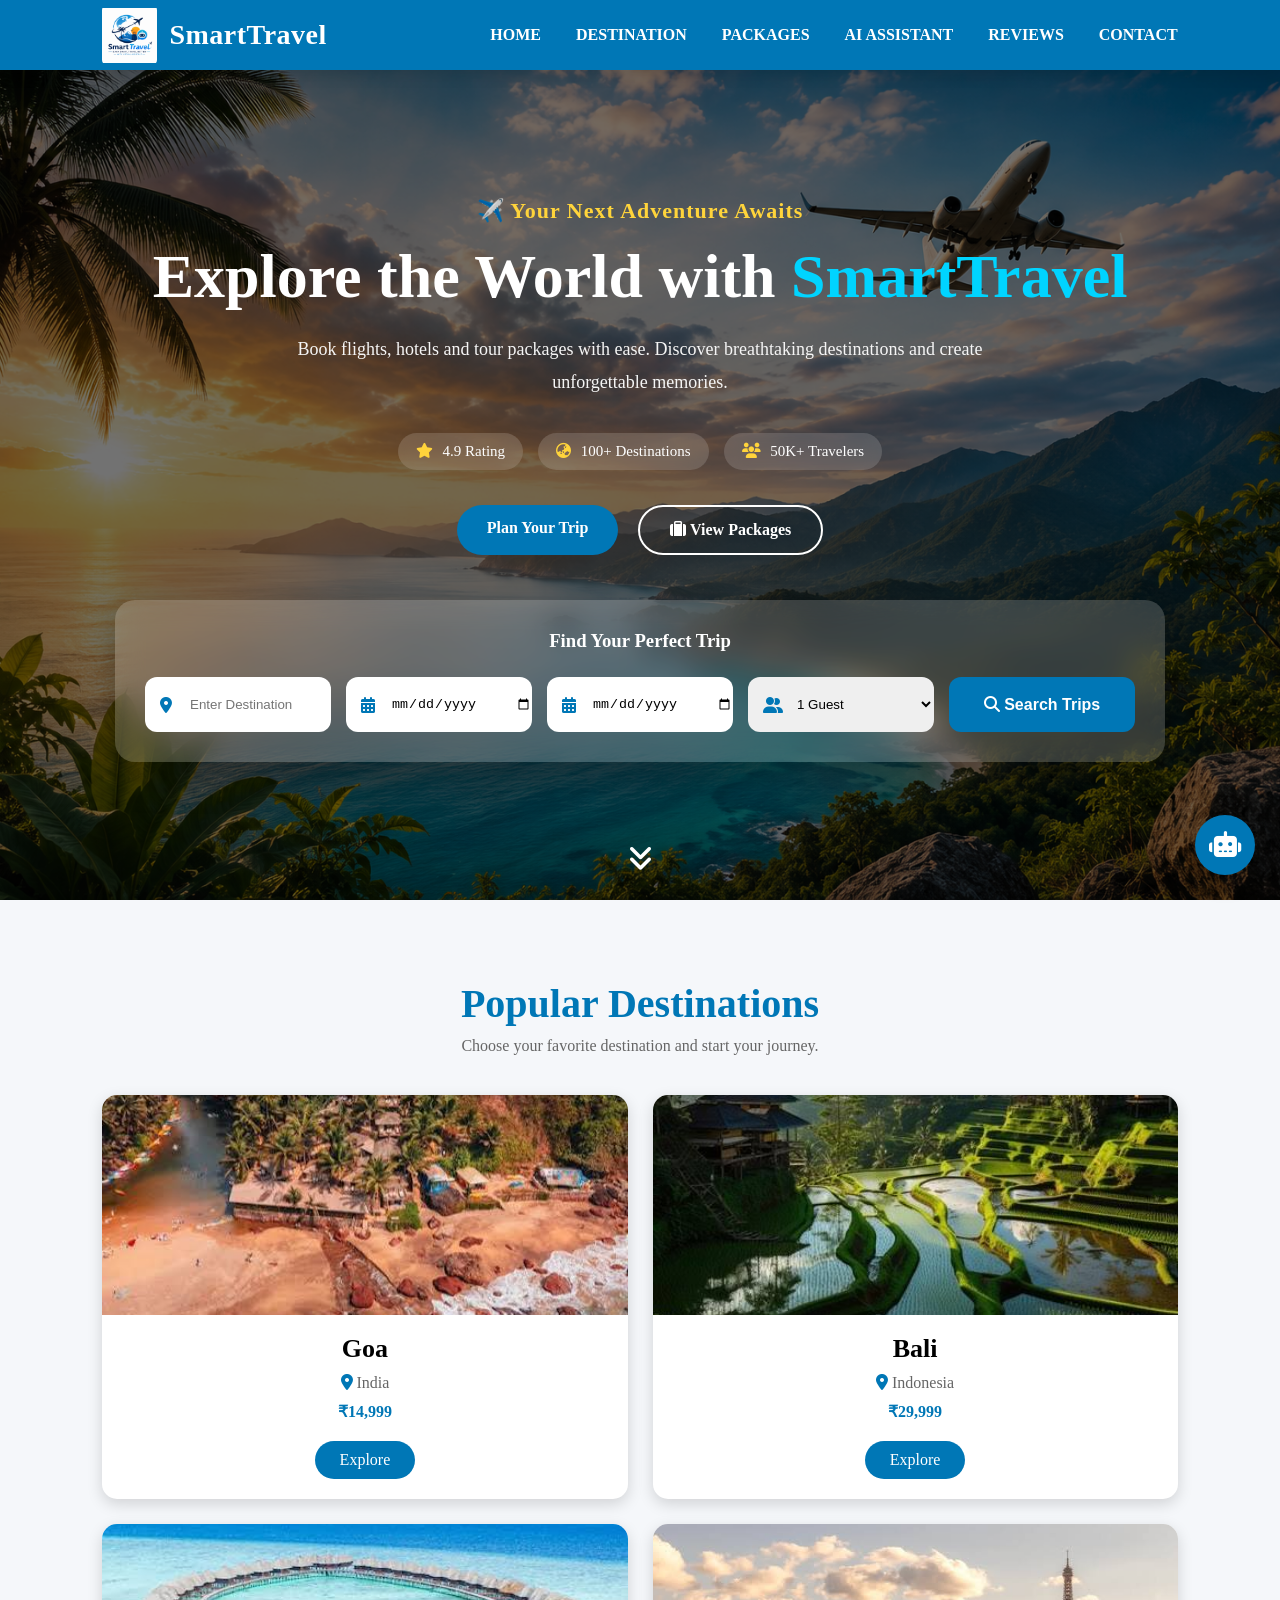
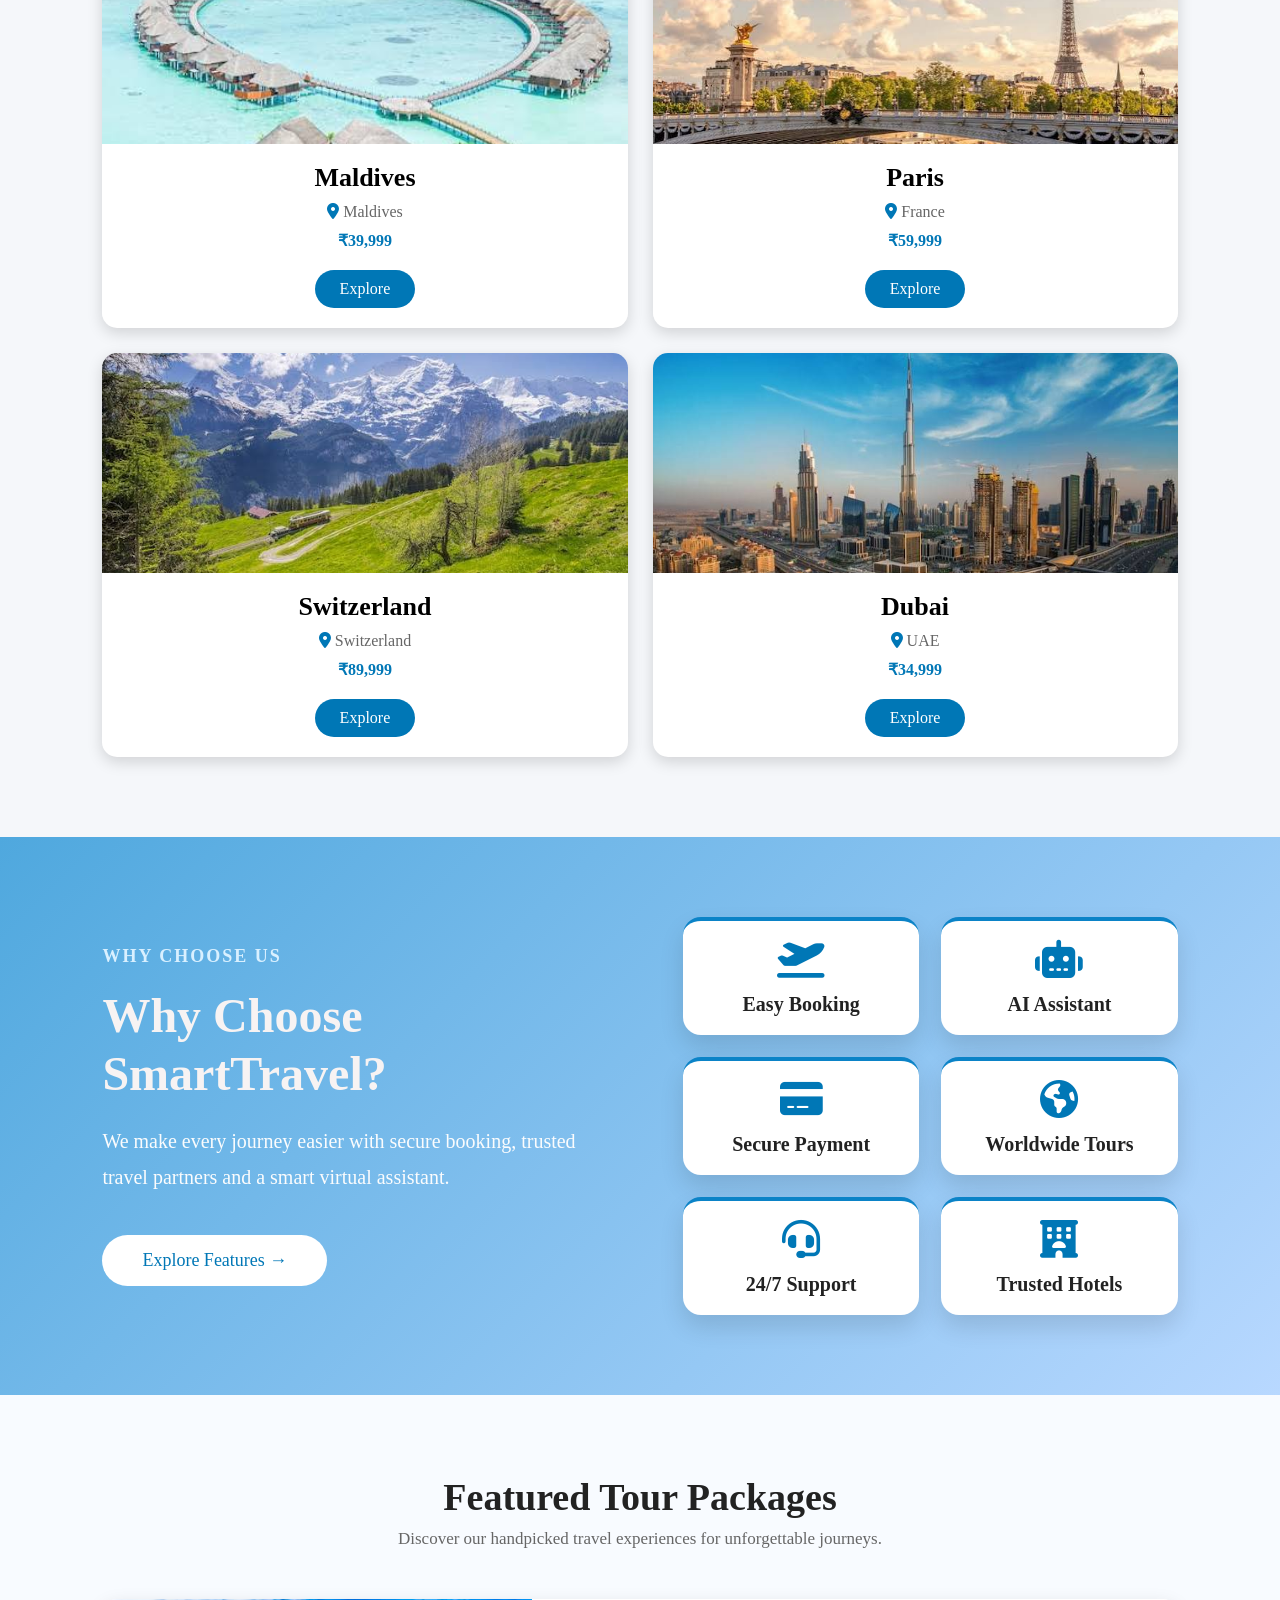
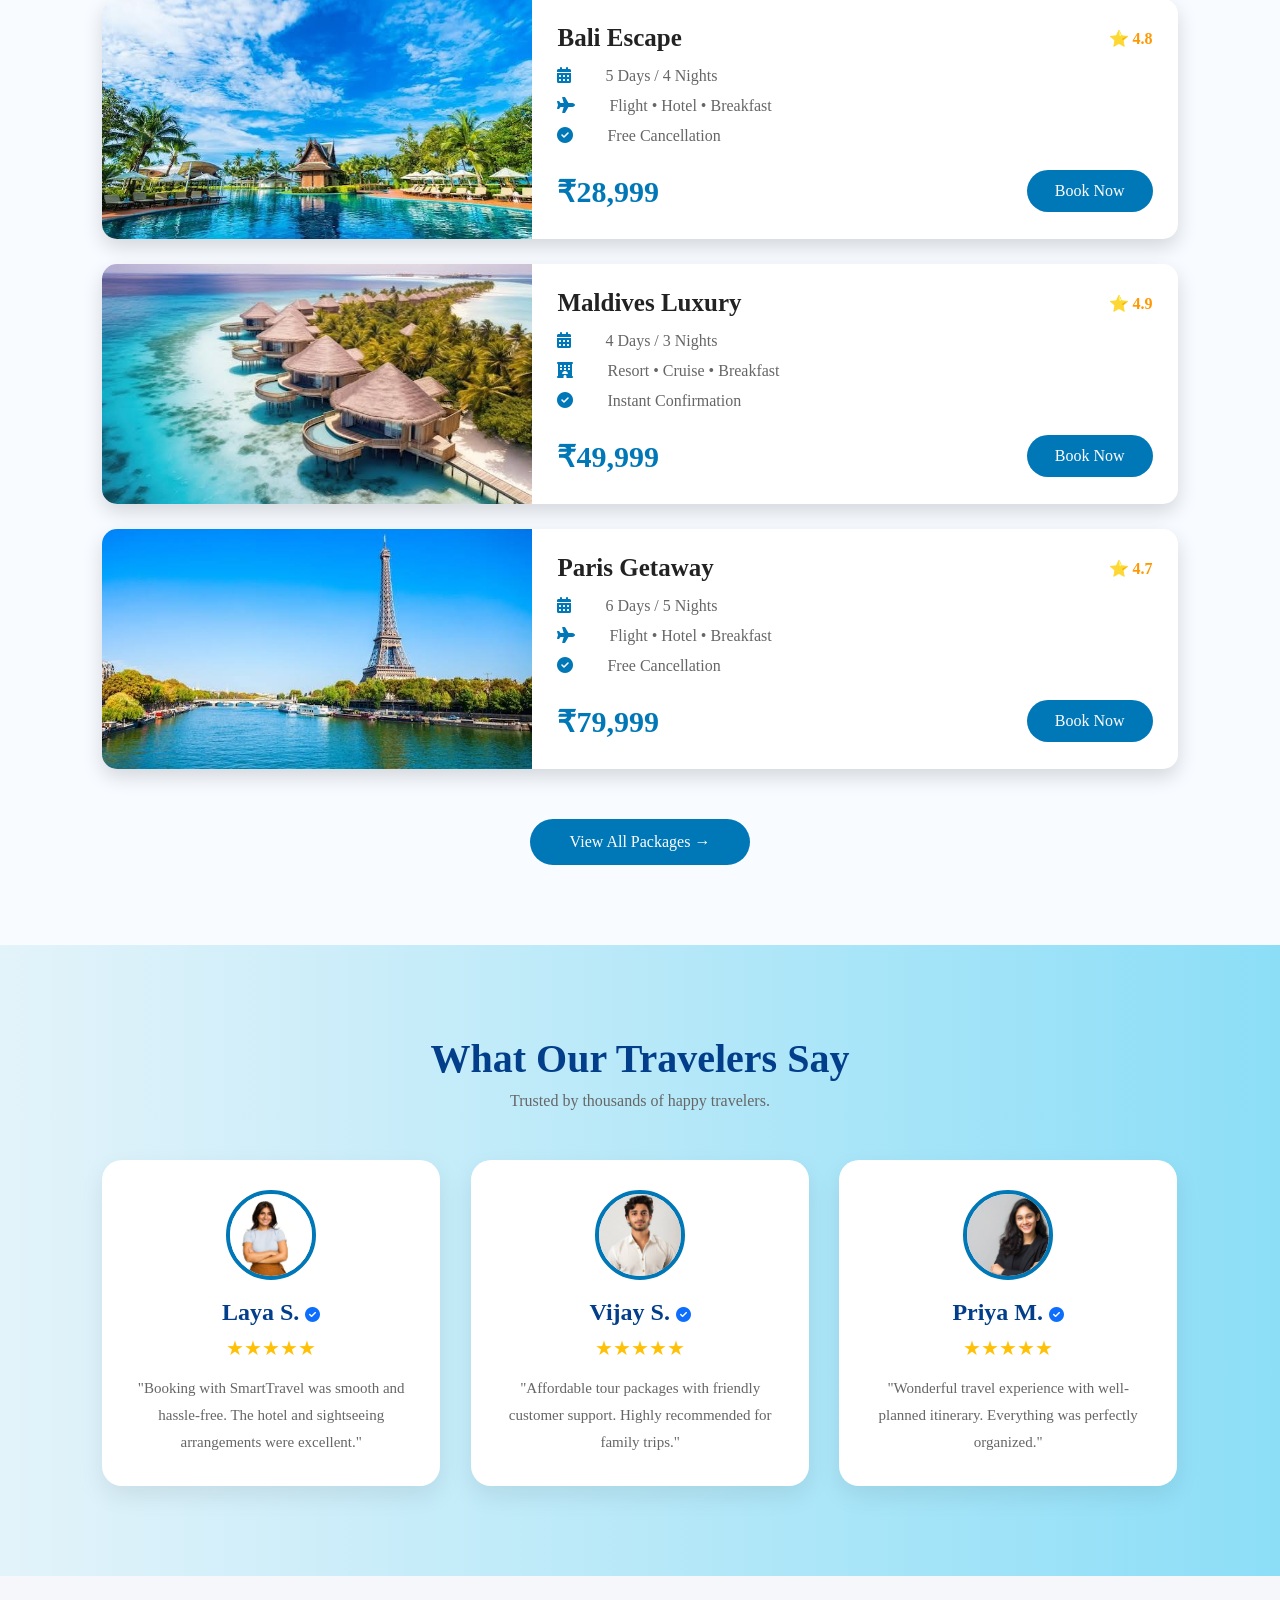
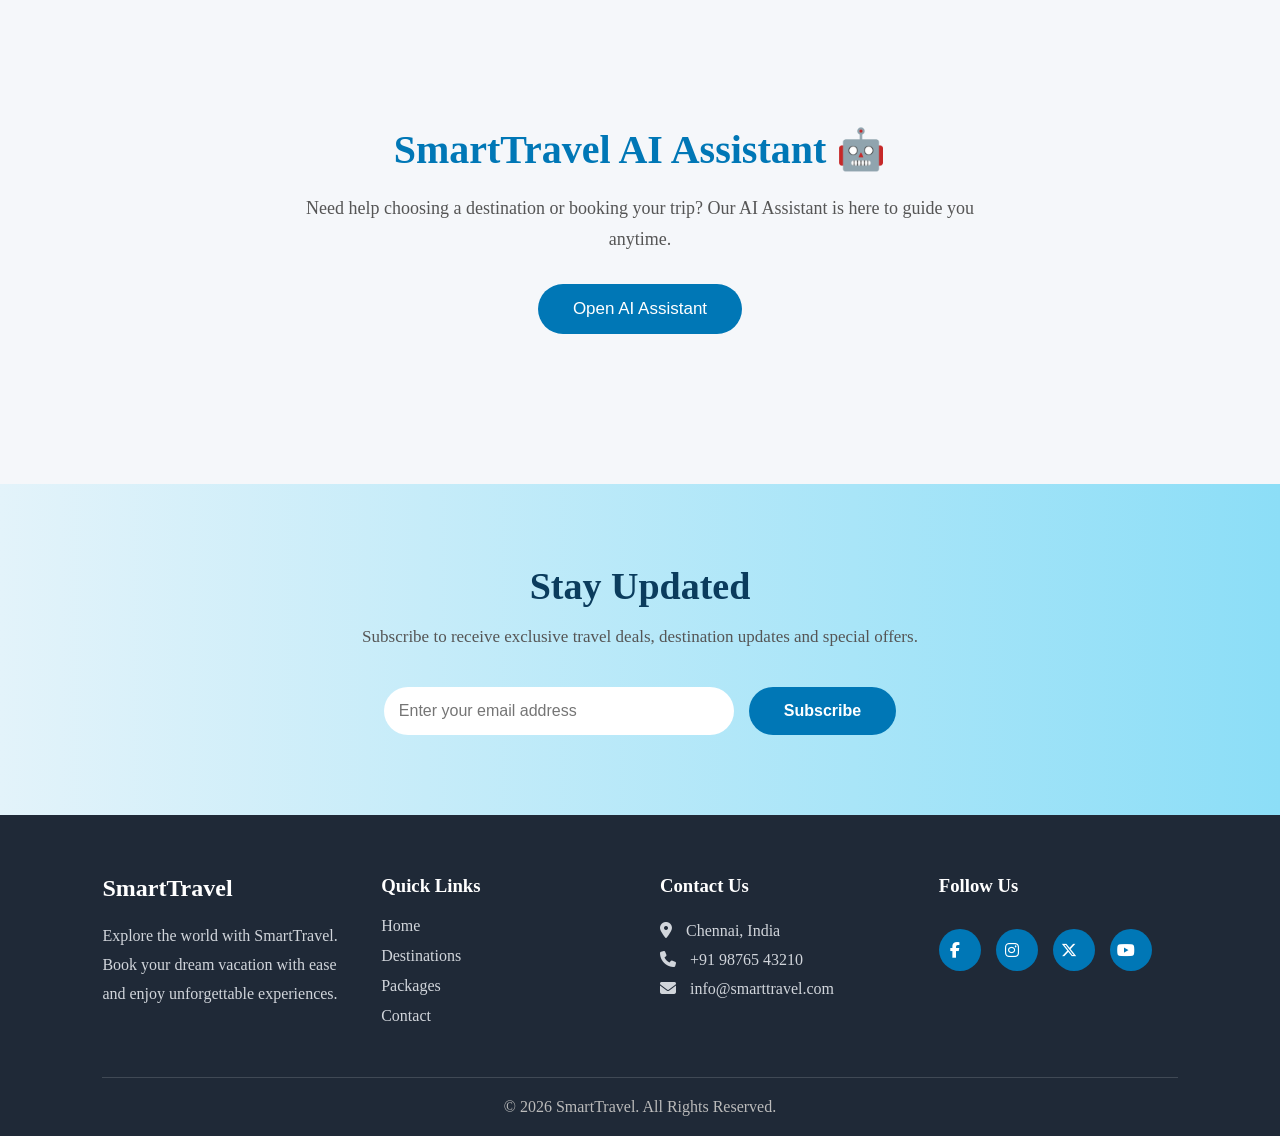
<file: index.html>
<!DOCTYPE html>
<html lang="en">
<head>
<meta charset="UTF-8">
<meta name="viewport" content="width=device-width, initial-scale=1.0">
<title>Smart Travel | Explore the World</title>
<link rel="stylesheet" href="style.css">
<link rel="icon" href="assets/images/logo.png">
<!-- AOS CSS -->
<link rel="stylesheet" href="https://unpkg.com/aos@2.3.4/dist/aos.css">
<link rel="stylesheet" href="https://cdnjs.cloudflare.com/ajax/libs/font-awesome/6.7.2/css/all.min.css">
</head>


<body>
<header>
    <a href="#" class="logo">
    <img src="assets/images/logo.png" alt="SmartTravel Logo">
    <span>SmartTravel</span>
    </a>
    <nav class="navbar">
        <a href="#home">HOME</a>
        <a href="#destinations">DESTINATION</a>
        <a href="packages.html">PACKAGES</a>
        <a href="#ai">AI ASSISTANT</a>
        <a href="#reviews">REVIEWS</a>
        <a href="contact.html">CONTACT</a>
    </nav>
</header>


<!-- section -->
<section class="hero" id="home">
    <div class="overlay"></div>

    <div class="hero-content" data-aos="fade-up">

        <h4>✈️ Your Next Adventure Awaits</h4>

        <h1>
            Explore the World with
            <span>SmartTravel</span>
        </h1>

        <p>
            Book flights, hotels and tour packages with ease.
            Discover breathtaking destinations and create unforgettable memories.
        </p>

        <!-- Trust Badges -->
        <div class="hero-badges">
            <span><i class="fa-solid fa-star"></i> 4.9 Rating</span>
            <span><i class="fa-solid fa-earth-asia"></i> 100+ Destinations</span>
            <span><i class="fa-solid fa-users"></i> 50K+ Travelers</span>
        </div>

        <!-- Buttons -->
        <div class="hero-buttons">
            <a href="#packages" class="explore-btn">
                Plan Your Trip
            </a>

            <a href="packages.html" class="package-btn">
                <i class="fa-solid fa-suitcase"></i>
                View Packages
            </a>
        </div>

        <!-- Booking Box -->
        <div class="booking-box" data-aos="fade-up">

            <h3>Find Your Perfect Trip</h3>

            <div class="field">
                <i class="fa-solid fa-location-dot"></i>
                <input type="text"
                       placeholder="Enter Destination"
                       required>
            </div>

            <div class="field">
                <i class="fa-solid fa-calendar-days"></i>
                <input type="date" min="">
            </div>

            <div class="field">
                <i class="fa-solid fa-calendar-days"></i>
                <input type="date" min="">
            </div>

            <div class="field">
                <i class="fa-solid fa-user-group"></i>

                <select>
                    <option>1 Guest</option>
                    <option>2 Guests</option>
                    <option>3 Guests</option>
                    <option>4 Guests</option>
                    <option>5+ Guests</option>
                </select>
            </div>

            <button class="search-btn"
                onclick="window.location.href='packages.html'">
                <i class="fa-solid fa-magnifying-glass"></i>
                Search Trips
            </button>

        </div>

    </div>

    <!-- Scroll Down -->
    <a href="#destinations" class="scroll-down">
        <i class="fa-solid fa-angles-down"></i>
    </a>

</section>

<!-- popular destinations -->
 <section class="destination" id="destinations" data-aos="fade-up">

<h2>Popular Destinations</h2>
<p>Choose your favorite destination and start your journey.</p>

<div class="destination-box">

<div class="card">
<img src="assets/images/destinations/goa.jpg" alt="">
<h3>Goa</h3>
<p><i class="fa-solid fa-location-dot"></i> India</p>
<h4>₹14,999</h4>
<a href="#">Explore</a>
</div>

<div class="card">
<img src="assets/images/destinations/bali.jpg" alt="">
<h3>Bali</h3>
<p><i class="fa-solid fa-location-dot"></i> Indonesia</p>
<h4>₹29,999</h4>
<a href="#">Explore</a>
</div>

<div class="card">
<img src="assets/images/destinations/maldives.jpg" alt="">
<h3>Maldives</h3>
<p><i class="fa-solid fa-location-dot"></i> Maldives</p>
<h4>₹39,999</h4>
<a href="#">Explore</a>
</div>

<div class="card">
<img src="assets/images/destinations/paris.jpg" alt="">
<h3>Paris</h3>
<p><i class="fa-solid fa-location-dot"></i> France</p>
<h4>₹59,999</h4>
<a href="#">Explore</a>
</div>

<div class="card">
<img src="assets/images/destinations/switzerland.jpg" alt="">
<h3>Switzerland</h3>
<p><i class="fa-solid fa-location-dot"></i> Switzerland</p>
<h4>₹89,999</h4>
<a href="#">Explore</a>
</div>

<div class="card">
<img src="assets/images/destinations/dubai.jpg" alt="">
<h3>Dubai</h3>
<p><i class="fa-solid fa-location-dot"></i> UAE</p>
<h4>₹34,999</h4>
<a href="#">Explore</a>
</div>

</div>

</section>

<!-- why choose us -->


<section class="why">

<div class="why-left">

<span>WHY CHOOSE US</span>

<h2>Why Choose SmartTravel?</h2>

<p>
We make every journey easier with secure booking,
trusted travel partners and a smart virtual assistant.
</p>

<a href="#" class="btn">
Explore Features →
</a>

</div>

<div class="why-right">

<div class="box">

<i class="fa-solid fa-plane-departure"></i>

<h3>Easy Booking</h3>

</div>

<div class="box">

<i class="fa-solid fa-robot"></i>

<h3>AI Assistant</h3>

</div>

<div class="box">

<i class="fa-solid fa-credit-card"></i>

<h3>Secure Payment</h3>

</div>

<div class="box">

<i class="fa-solid fa-earth-americas"></i>

<h3>Worldwide Tours</h3>

</div>

<div class="box">

<i class="fa-solid fa-headset"></i>

<h3>24/7 Support</h3>

</div>

<div class="box">

<i class="fa-solid fa-hotel"></i>

<h3>Trusted Hotels</h3>

</div>

</div>

</section>

<!-- Featured Tour Packages -->

<section class="featured-packages" id="packages">

    <div class="package-title">
        <h2>Featured Tour Packages</h2>
        <p>Discover our handpicked travel experiences for unforgettable journeys.</p>
    </div>

    <div class="package-list" data-aos="fade-up">

        <!-- Bali -->

        <div class="package-card">

            <img src="assets/images/packages/bali-packages.jpg" alt="Bali">

            <div class="package-info">

                <div class="top">
                    <h3>Bali Escape</h3>
                    <span>⭐ 4.8</span>
                </div>

                <p><i class="fa-solid fa-calendar-days"></i> 5 Days / 4 Nights</p>

                <p><i class="fa-solid fa-plane"></i> Flight • Hotel • Breakfast</p>

                <p><i class="fa-solid fa-circle-check"></i> Free Cancellation</p>

                <div class="bottom">
                    <h4>₹28,999</h4>
                    <a href="booking.html">Book Now</a>
                </div>

            </div>

        </div>

        <!-- Maldives -->

        <div class="package-card">

            <img src="assets/images/packages/maldives-packages.jpg" alt="Maldives">

            <div class="package-info">

                <div class="top">
                    <h3>Maldives Luxury</h3>
                    <span>⭐ 4.9</span>
                </div>

                <p><i class="fa-solid fa-calendar-days"></i> 4 Days / 3 Nights</p>

                <p><i class="fa-solid fa-hotel"></i> Resort • Cruise • Breakfast</p>

                <p><i class="fa-solid fa-circle-check"></i> Instant Confirmation</p>

                <div class="bottom">
                    <h4>₹49,999</h4>
                    <a href="booking.html">Book Now</a>
                </div>

            </div>

        </div>
    <div class="package-card">
            <img src="assets/images/packages/paris-packages.jpg" alt="Paris">
            <div class="package-info">
                <div class="top">
                    <h3>Paris Getaway</h3>
                    <span>⭐ 4.7</span>
                </div>
                <p><i class="fa-solid fa-calendar-days"></i> 6 Days / 5 Nights</p>
                <p><i class="fa-solid fa-plane"></i> Flight • Hotel • Breakfast</p>
                <p><i class="fa-solid fa-circle-check"></i> Free Cancellation</p>
                <div class="bottom">
                    <h4>₹79,999</h4>
                    <a href="booking.html">Book Now</a>
                </div>
            </div>
        </div>
    </div>
    <div class="view-all">
        <a href="packages.html">View All Packages →</a>
    </div>
</section>
 <!-- Customer Reviews -->
<section class="review" id="reviews">

<h2>What Our Travelers Say</h2>
<p>Trusted by thousands of happy travelers.</p>

<div class="review-container">

    <!-- Review 1 -->
    <div class="review-card" data-aos="flip-left">

        <img src="assets/images/users/user-1.jpg" alt="">

        <h3>Laya S.
            <i class="fa-solid fa-circle-check verified"></i>
        </h3>

        <div class="stars">★★★★★</div>

        <p>
            "Booking with SmartTravel was smooth and hassle-free.
            The hotel and sightseeing arrangements were excellent."
        </p>

    </div>

    <!-- Review 2 -->
    <div class="review-card" data-aos="flip-left">

        <img src="assets/images/users/user-2.jpg" alt="">

        <h3>Vijay S.
            <i class="fa-solid fa-circle-check verified"></i>
        </h3>

        <div class="stars">★★★★★</div>

        <p>
            "Affordable tour packages with friendly customer support.
            Highly recommended for family trips."
        </p>

    </div>

    <!-- Review 3 -->
    <div class="review-card" data-aos="flip-left">

        <img src="assets/images/users/user-3.jpg" alt="">

        <h3>Priya M.
            <i class="fa-solid fa-circle-check verified"></i>
        </h3>

        <div class="stars">★★★★★</div>

        <p>
            "Wonderful travel experience with well-planned itinerary.
            Everything was perfectly organized."
        </p>

    </div>

</div>

</section>

<!-- AI Assistant Section -->

<!-- AI Assistant Section -->

<section class="ai-section" id="ai">

    <div class="ai-content">

        <h2>
            SmartTravel AI Assistant 🤖
        </h2>

        <p>
            Need help choosing a destination or booking your trip?
            Our AI Assistant is here to guide you anytime.
        </p>

        <button onclick="openChat()">
            Open AI Assistant
        </button>

    </div>

</section>
 <!-- Newsletter -->

<section class="newsletter">

    <div class="newsletter-content">

        <h2>Stay Updated</h2>

        <p>
            Subscribe to receive exclusive travel deals,
            destination updates and special offers.
        </p>

        <form class="newsletter-form">

            <input type="email"
            placeholder="Enter your email address" required>

            <button type="submit">
                Subscribe
            </button>

        </form>

    </div>

</section>
<!-- Footer -->

<footer class="footer" id="Contact">

    <div class="footer-container">

        <!-- Company -->

        <div class="footer-box">

            <h2>SmartTravel</h2>

            <p>
                Explore the world with SmartTravel.
                Book your dream vacation with ease
                and enjoy unforgettable experiences.
            </p>

        </div>

        <!-- Quick Links -->

        <div class="footer-box">

            <h3>Quick Links</h3>

            <a href="#">Home</a>
            <a href="#">Destinations</a>
            <a href="#">Packages</a>
            <a href="#">Contact</a>

        </div>

        <!-- Contact -->

        <div class="footer-box">

            <h3>Contact Us</h3>

            <p><i class="fa-solid fa-location-dot"></i> Chennai, India</p>

            <p><i class="fa-solid fa-phone"></i> +91 98765 43210</p>

            <p><i class="fa-solid fa-envelope"></i> info@smarttravel.com</p>

        </div>

        <!-- Social -->

        <div class="footer-box">

            <h3>Follow Us</h3>

            <div class="social">

                <a href="javascript:void(0)"><i class="fa-brands fa-facebook-f"></i></a>

                <a href="javascript:void(0)"><i class="fa-brands fa-instagram"></i></a>

                <a href="javascript:void(0)"><i class="fa-brands fa-x-twitter"></i></a>

                <a href="javascript:void(0)"><i class="fa-brands fa-youtube"></i></a>

            </div>

        </div>

    </div>

    <div class="footer-bottom">

        <p>
            © 2026 SmartTravel. All Rights Reserved.
        </p>

    </div>

</footer>
<!--virtual assisstant-->

<div class="chat-icon" onclick="openChat()">
    <i class="fa-solid fa-robot"></i>
</div>


<!-- Chat Box -->

<div class="chat-box" id="chatBox">

    <div class="chat-header">

        <span>
            🤖 SmartTravel Assistant
        </span>

        <i class="fa-solid fa-xmark" onclick="closeChat()"></i>

    </div>


    <div class="chat-body" id="chatBody">

        <div class="bot-msg">

            Hello 👋 <br><br>

            I'm SmartTravel Assistant ✈️<br><br>

            You can ask me about:

            <br><br>

            • Tour Packages<br>
            • Pricing<br>
            • Destinations<br>
            • Booking<br>
            • Hotels<br>
            • Flights

        </div>

    </div>


    <div class="chat-input">

        <input 
        type="text" 
        id="userInput"
        placeholder="Type your question...">


        <button onclick="sendMessage()">
            Send
        </button>

    </div>

</div>
     
<script>
// Open Chat

function openChat(){

    document
    .getElementById("chatBox")
    .classList.add("show");

}



// Close Chat

function closeChat(){

    document
    .getElementById("chatBox")
    .classList.remove("show");

}



// Send Message


function sendMessage(){


let input=document.getElementById("userInput");


let message=input.value.toLowerCase().trim();



if(message==="")
{
    return;
}



let chatBody=document.getElementById("chatBody");



// Display User Message


chatBody.innerHTML += `

<div class="user-msg">

${input.value}

</div>

`;



let reply="";



// AI Replies


if(message.includes("hi") || message.includes("hello"))
{

reply="Hello 👋 Welcome to SmartTravel. How can I help you?";

}


else if(message.includes("goa"))
{

reply="Goa Package 🌴<br>5 Days / 4 Nights<br>Starting from ₹14,999";

}


else if(message.includes("bali"))
{

reply="Bali Escape 🌊<br>5 Days / 4 Nights ⭐4.8<br>Price ₹28,999";

}


else if(message.includes("maldives"))
{

reply="Maldives Luxury 🏝️<br>4 Days / 3 Nights ⭐4.9<br>Price ₹49,999";

}


else if(message.includes("paris"))
{

reply="Paris Getaway 🗼<br>6 Days / 5 Nights ⭐4.7<br>Price ₹79,999";

}


else if(message.includes("package") || message.includes("tour"))
{

reply="Our packages include Goa, Bali, Maldives, Paris, Switzerland and Dubai.";

}


else if(message.includes("price") || message.includes("cost"))
{

reply="Packages start from ₹14,999.";

}


else if(message.includes("book"))
{

reply="Select your package and click Book Now to continue.";

}


else if(message.includes("hotel"))
{

reply="We provide comfortable hotels with trusted services.";

}


else if(message.includes("flight"))
{

reply="Flight facilities are available with selected packages.";

}


else if(message.includes("contact"))
{

reply="Please visit our Contact page for details.";

}


else if(message.includes("thank"))
{

reply="You're welcome 😊 Happy Journey ✈️";

}


else
{

reply="I can help you with packages, prices, destinations and booking.";

}



// Display Bot Reply


chatBody.innerHTML += `

<div class="bot-msg">

${reply}

</div>

`;



input.value="";

chatBody.scrollTop=chatBody.scrollHeight;


}



// Enter Key Support


document
.getElementById("userInput")
.addEventListener("keypress",function(e){


if(e.key==="Enter")
{

sendMessage();

}


});
</script>
<script src="https://unpkg.com/aos@2.3.4/dist/aos.js"></script>

<script>
AOS.init({
    duration:1000,
    once:true
});
</script>
</body>
</html>
</file>
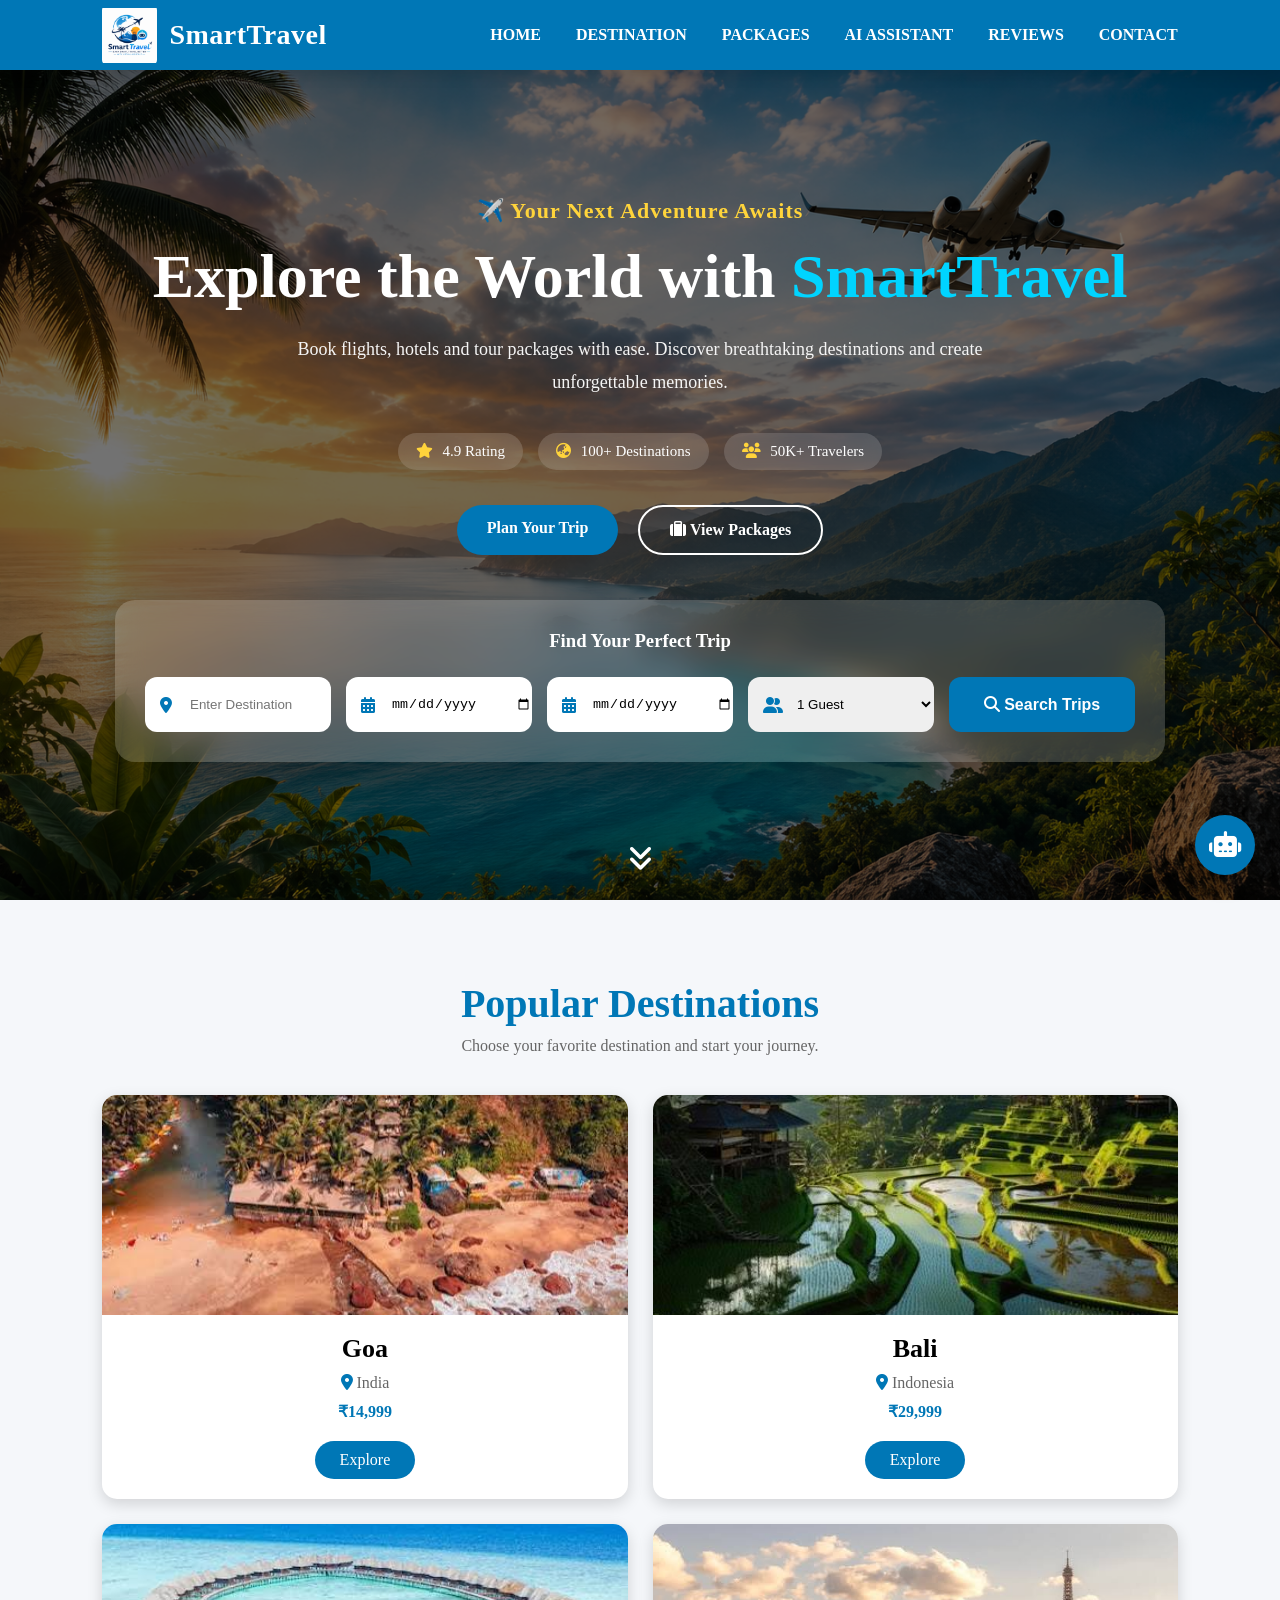
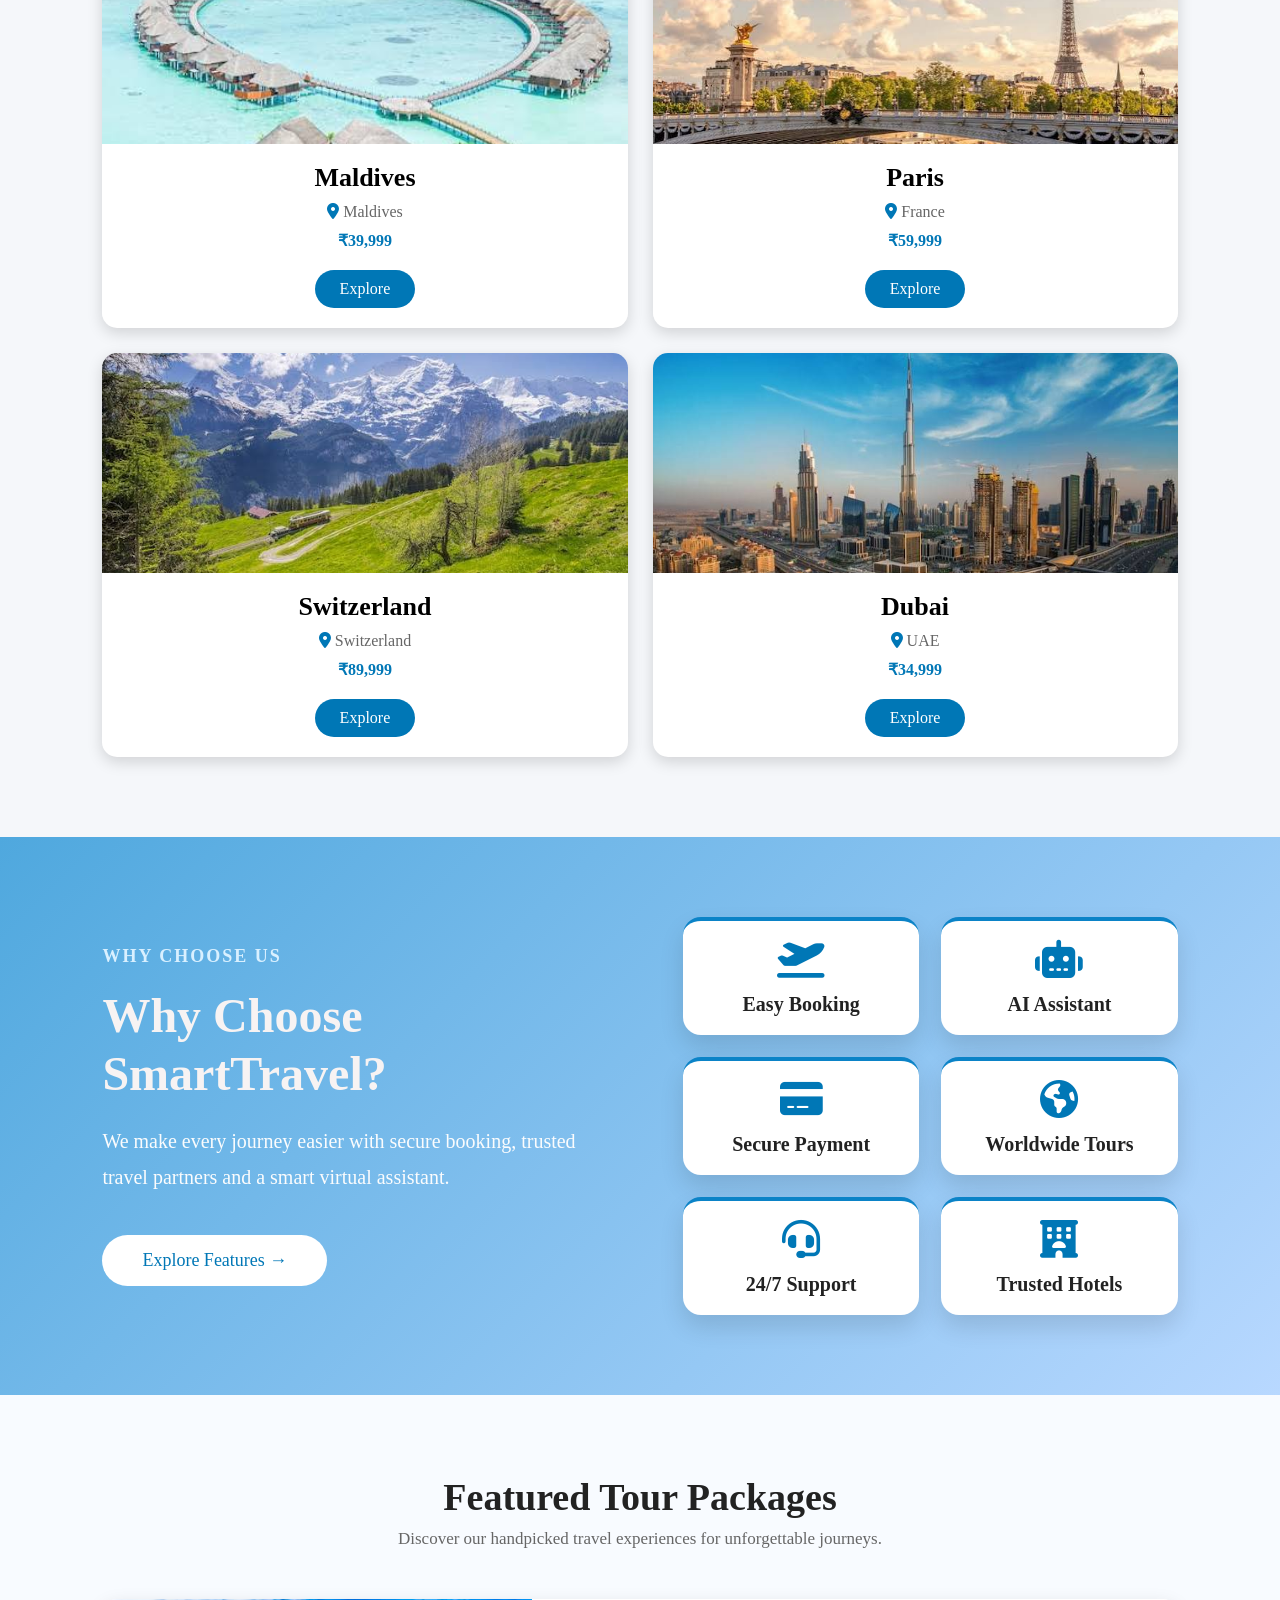
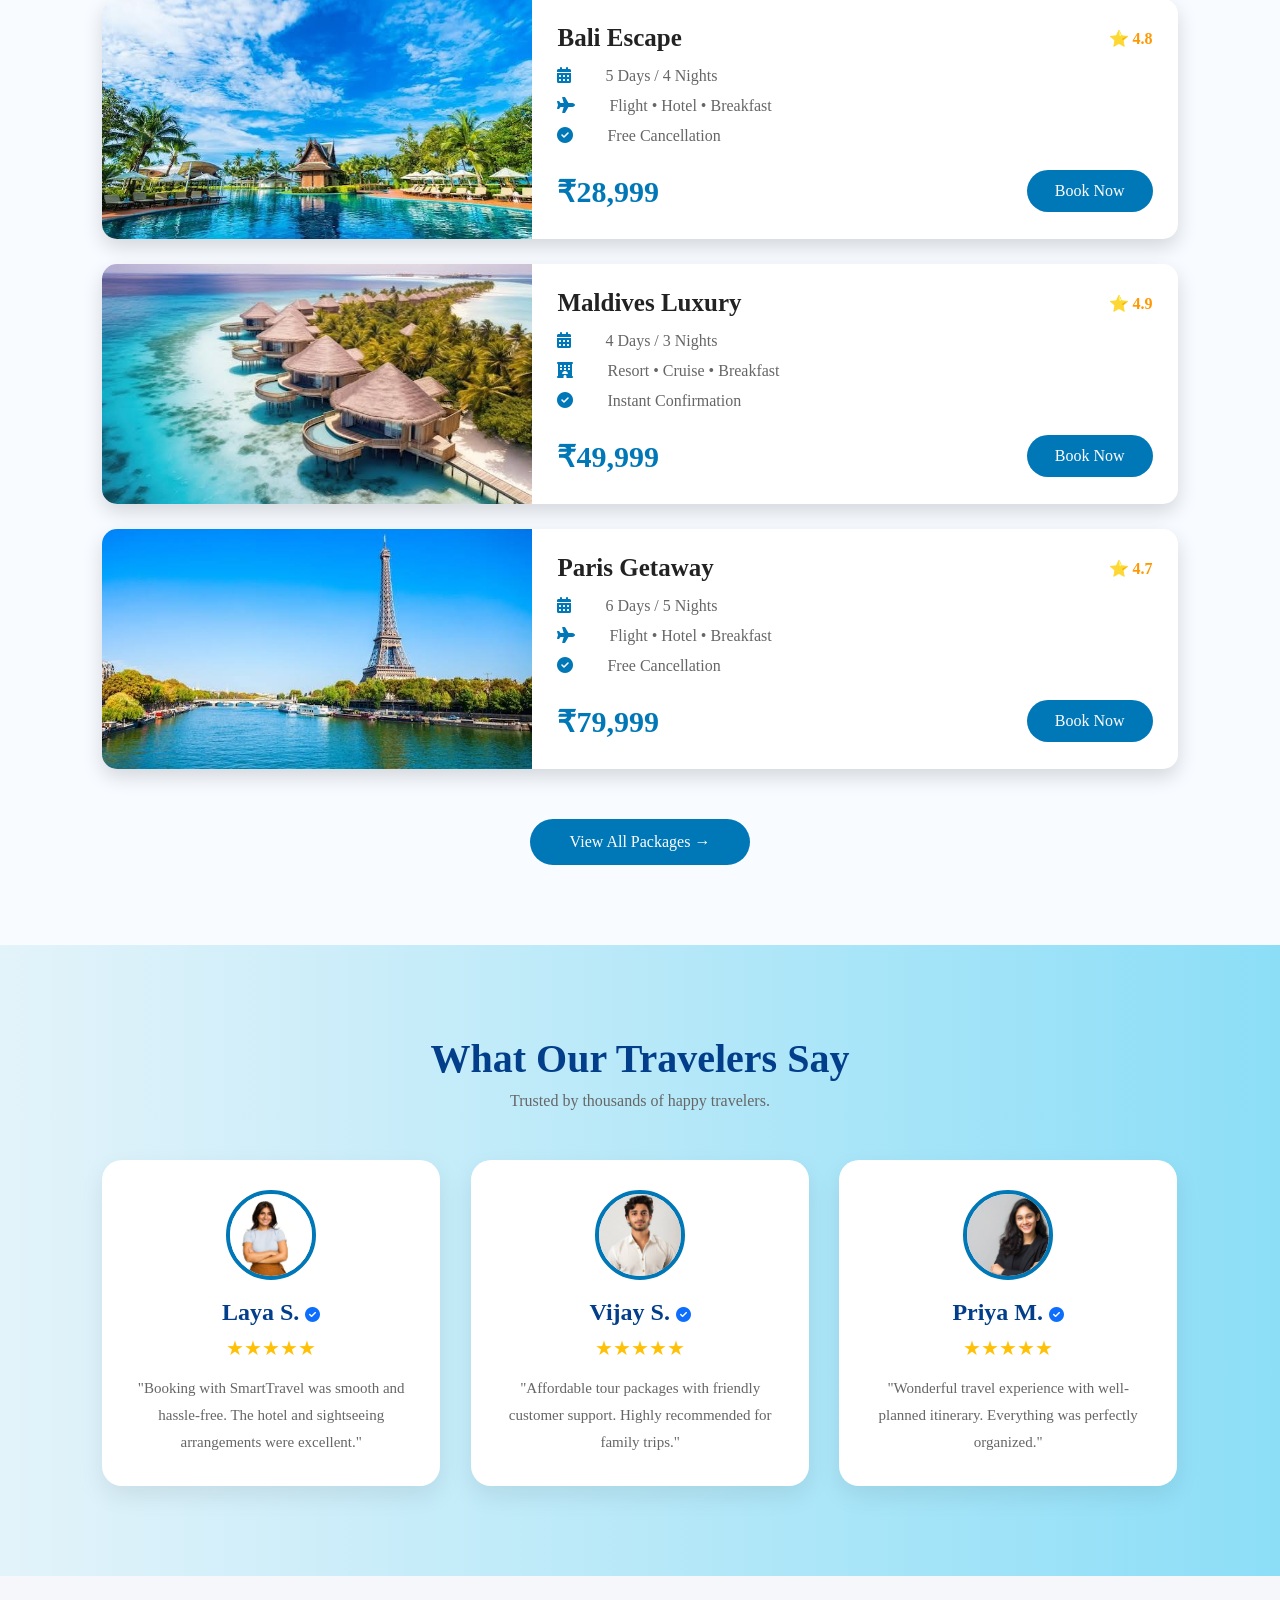
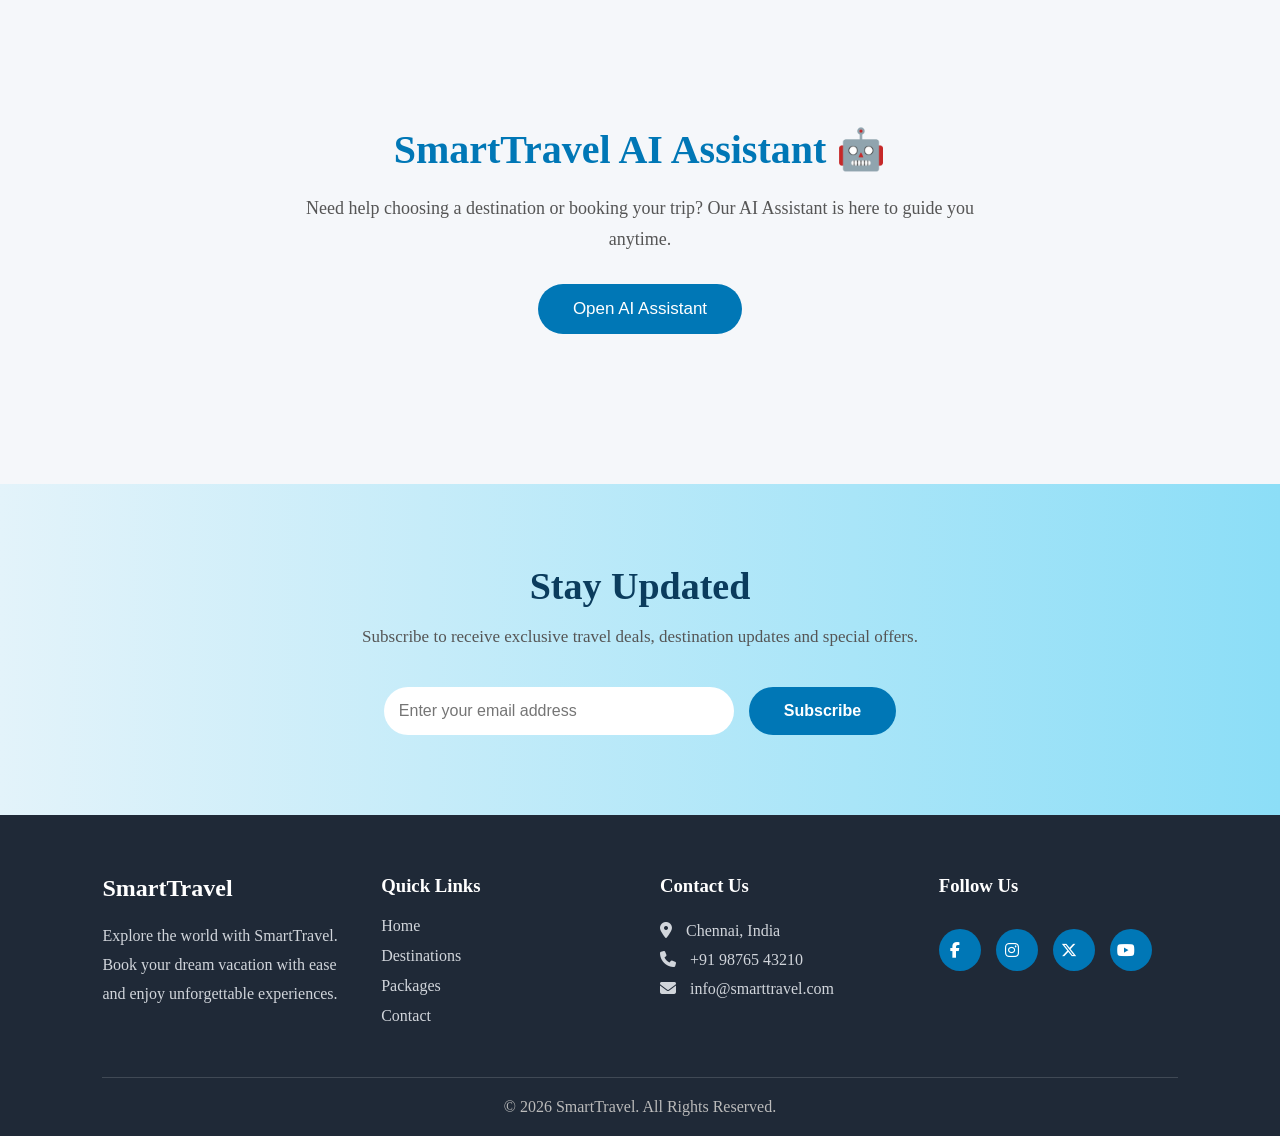
<file: main/index.html>
<!DOCTYPE html>
<html lang="en">
<head>
<meta charset="UTF-8">
<meta name="viewport" content="width=device-width, initial-scale=1.0">
<title>Smart Travel | Explore the World</title>
<link rel="stylesheet" href="style.css">
<link rel="icon" href="assets/images/logo.png">
<!-- AOS CSS -->
<link rel="stylesheet" href="https://unpkg.com/aos@2.3.4/dist/aos.css">
<link rel="stylesheet" href="https://cdnjs.cloudflare.com/ajax/libs/font-awesome/6.7.2/css/all.min.css">
</head>


<body>
<header>
    <a href="#" class="logo">
    <img src="assets/images/logo.png" alt="SmartTravel Logo">
    <span>SmartTravel</span>
    </a>
    <nav class="navbar">
        <a href="#home">HOME</a>
        <a href="#destinations">DESTINATION</a>
        <a href="packages.html">PACKAGES</a>
        <a href="#ai">AI ASSISTANT</a>
        <a href="#reviews">REVIEWS</a>
        <a href="contact.html">CONTACT</a>
    </nav>
</header>


<!-- section -->
<section class="hero" id="home">
    <div class="overlay"></div>

    <div class="hero-content" data-aos="fade-up">

        <h4>✈️ Your Next Adventure Awaits</h4>

        <h1>
            Explore the World with
            <span>SmartTravel</span>
        </h1>

        <p>
            Book flights, hotels and tour packages with ease.
            Discover breathtaking destinations and create unforgettable memories.
        </p>

        <!-- Trust Badges -->
        <div class="hero-badges">
            <span><i class="fa-solid fa-star"></i> 4.9 Rating</span>
            <span><i class="fa-solid fa-earth-asia"></i> 100+ Destinations</span>
            <span><i class="fa-solid fa-users"></i> 50K+ Travelers</span>
        </div>

        <!-- Buttons -->
        <div class="hero-buttons">
            <a href="#packages" class="explore-btn">
                Plan Your Trip
            </a>

            <a href="packages.html" class="package-btn">
                <i class="fa-solid fa-suitcase"></i>
                View Packages
            </a>
        </div>

        <!-- Booking Box -->
        <div class="booking-box" data-aos="fade-up">

            <h3>Find Your Perfect Trip</h3>

            <div class="field">
                <i class="fa-solid fa-location-dot"></i>
                <input type="text"
                       placeholder="Enter Destination"
                       required>
            </div>

            <div class="field">
                <i class="fa-solid fa-calendar-days"></i>
                <input type="date" min="">
            </div>

            <div class="field">
                <i class="fa-solid fa-calendar-days"></i>
                <input type="date" min="">
            </div>

            <div class="field">
                <i class="fa-solid fa-user-group"></i>

                <select>
                    <option>1 Guest</option>
                    <option>2 Guests</option>
                    <option>3 Guests</option>
                    <option>4 Guests</option>
                    <option>5+ Guests</option>
                </select>
            </div>

            <button class="search-btn"
                onclick="window.location.href='packages.html'">
                <i class="fa-solid fa-magnifying-glass"></i>
                Search Trips
            </button>

        </div>

    </div>

    <!-- Scroll Down -->
    <a href="#destinations" class="scroll-down">
        <i class="fa-solid fa-angles-down"></i>
    </a>

</section>

<!-- popular destinations -->
 <section class="destination" id="destinations" data-aos="fade-up">

<h2>Popular Destinations</h2>
<p>Choose your favorite destination and start your journey.</p>

<div class="destination-box">

<div class="card">
<img src="assets/images/destinations/goa.jpg" alt="">
<h3>Goa</h3>
<p><i class="fa-solid fa-location-dot"></i> India</p>
<h4>₹14,999</h4>
<a href="#">Explore</a>
</div>

<div class="card">
<img src="assets/images/destinations/bali.jpg" alt="">
<h3>Bali</h3>
<p><i class="fa-solid fa-location-dot"></i> Indonesia</p>
<h4>₹29,999</h4>
<a href="#">Explore</a>
</div>

<div class="card">
<img src="assets/images/destinations/maldives.jpg" alt="">
<h3>Maldives</h3>
<p><i class="fa-solid fa-location-dot"></i> Maldives</p>
<h4>₹39,999</h4>
<a href="#">Explore</a>
</div>

<div class="card">
<img src="assets/images/destinations/paris.jpg" alt="">
<h3>Paris</h3>
<p><i class="fa-solid fa-location-dot"></i> France</p>
<h4>₹59,999</h4>
<a href="#">Explore</a>
</div>

<div class="card">
<img src="assets/images/destinations/switzerland.jpg" alt="">
<h3>Switzerland</h3>
<p><i class="fa-solid fa-location-dot"></i> Switzerland</p>
<h4>₹89,999</h4>
<a href="#">Explore</a>
</div>

<div class="card">
<img src="assets/images/destinations/dubai.jpg" alt="">
<h3>Dubai</h3>
<p><i class="fa-solid fa-location-dot"></i> UAE</p>
<h4>₹34,999</h4>
<a href="#">Explore</a>
</div>

</div>

</section>

<!-- why choose us -->


<section class="why">

<div class="why-left">

<span>WHY CHOOSE US</span>

<h2>Why Choose SmartTravel?</h2>

<p>
We make every journey easier with secure booking,
trusted travel partners and a smart virtual assistant.
</p>

<a href="#" class="btn">
Explore Features →
</a>

</div>

<div class="why-right">

<div class="box">

<i class="fa-solid fa-plane-departure"></i>

<h3>Easy Booking</h3>

</div>

<div class="box">

<i class="fa-solid fa-robot"></i>

<h3>AI Assistant</h3>

</div>

<div class="box">

<i class="fa-solid fa-credit-card"></i>

<h3>Secure Payment</h3>

</div>

<div class="box">

<i class="fa-solid fa-earth-americas"></i>

<h3>Worldwide Tours</h3>

</div>

<div class="box">

<i class="fa-solid fa-headset"></i>

<h3>24/7 Support</h3>

</div>

<div class="box">

<i class="fa-solid fa-hotel"></i>

<h3>Trusted Hotels</h3>

</div>

</div>

</section>

<!-- Featured Tour Packages -->

<section class="featured-packages" id="packages">

    <div class="package-title">
        <h2>Featured Tour Packages</h2>
        <p>Discover our handpicked travel experiences for unforgettable journeys.</p>
    </div>

    <div class="package-list" data-aos="fade-up">

        <!-- Bali -->

        <div class="package-card">

            <img src="assets/images/packages/bali-packages.jpg" alt="Bali">

            <div class="package-info">

                <div class="top">
                    <h3>Bali Escape</h3>
                    <span>⭐ 4.8</span>
                </div>

                <p><i class="fa-solid fa-calendar-days"></i> 5 Days / 4 Nights</p>

                <p><i class="fa-solid fa-plane"></i> Flight • Hotel • Breakfast</p>

                <p><i class="fa-solid fa-circle-check"></i> Free Cancellation</p>

                <div class="bottom">
                    <h4>₹28,999</h4>
                    <a href="booking.html">Book Now</a>
                </div>

            </div>

        </div>

        <!-- Maldives -->

        <div class="package-card">

            <img src="assets/images/packages/maldives-packages.jpg" alt="Maldives">

            <div class="package-info">

                <div class="top">
                    <h3>Maldives Luxury</h3>
                    <span>⭐ 4.9</span>
                </div>

                <p><i class="fa-solid fa-calendar-days"></i> 4 Days / 3 Nights</p>

                <p><i class="fa-solid fa-hotel"></i> Resort • Cruise • Breakfast</p>

                <p><i class="fa-solid fa-circle-check"></i> Instant Confirmation</p>

                <div class="bottom">
                    <h4>₹49,999</h4>
                    <a href="booking.html">Book Now</a>
                </div>

            </div>

        </div>
    <div class="package-card">
            <img src="assets/images/packages/paris-packages.jpg" alt="Paris">
            <div class="package-info">
                <div class="top">
                    <h3>Paris Getaway</h3>
                    <span>⭐ 4.7</span>
                </div>
                <p><i class="fa-solid fa-calendar-days"></i> 6 Days / 5 Nights</p>
                <p><i class="fa-solid fa-plane"></i> Flight • Hotel • Breakfast</p>
                <p><i class="fa-solid fa-circle-check"></i> Free Cancellation</p>
                <div class="bottom">
                    <h4>₹79,999</h4>
                    <a href="booking.html">Book Now</a>
                </div>
            </div>
        </div>
    </div>
    <div class="view-all">
        <a href="packages.html">View All Packages →</a>
    </div>
</section>
 <!-- Customer Reviews -->
<section class="review" id="reviews">

<h2>What Our Travelers Say</h2>
<p>Trusted by thousands of happy travelers.</p>

<div class="review-container">

    <!-- Review 1 -->
    <div class="review-card" data-aos="flip-left">

        <img src="assets/images/users/user-1.jpg" alt="">

        <h3>Laya S.
            <i class="fa-solid fa-circle-check verified"></i>
        </h3>

        <div class="stars">★★★★★</div>

        <p>
            "Booking with SmartTravel was smooth and hassle-free.
            The hotel and sightseeing arrangements were excellent."
        </p>

    </div>

    <!-- Review 2 -->
    <div class="review-card" data-aos="flip-left">

        <img src="assets/images/users/user-2.jpg" alt="">

        <h3>Vijay S.
            <i class="fa-solid fa-circle-check verified"></i>
        </h3>

        <div class="stars">★★★★★</div>

        <p>
            "Affordable tour packages with friendly customer support.
            Highly recommended for family trips."
        </p>

    </div>

    <!-- Review 3 -->
    <div class="review-card" data-aos="flip-left">

        <img src="assets/images/users/user-3.jpg" alt="">

        <h3>Priya M.
            <i class="fa-solid fa-circle-check verified"></i>
        </h3>

        <div class="stars">★★★★★</div>

        <p>
            "Wonderful travel experience with well-planned itinerary.
            Everything was perfectly organized."
        </p>

    </div>

</div>

</section>

<!-- AI Assistant Section -->

<!-- AI Assistant Section -->

<section class="ai-section" id="ai">

    <div class="ai-content">

        <h2>
            SmartTravel AI Assistant 🤖
        </h2>

        <p>
            Need help choosing a destination or booking your trip?
            Our AI Assistant is here to guide you anytime.
        </p>

        <button onclick="openChat()">
            Open AI Assistant
        </button>

    </div>

</section>
 <!-- Newsletter -->

<section class="newsletter">

    <div class="newsletter-content">

        <h2>Stay Updated</h2>

        <p>
            Subscribe to receive exclusive travel deals,
            destination updates and special offers.
        </p>

        <form class="newsletter-form">

            <input type="email"
            placeholder="Enter your email address" required>

            <button type="submit">
                Subscribe
            </button>

        </form>

    </div>

</section>
<!-- Footer -->

<footer class="footer" id="Contact">

    <div class="footer-container">

        <!-- Company -->

        <div class="footer-box">

            <h2>SmartTravel</h2>

            <p>
                Explore the world with SmartTravel.
                Book your dream vacation with ease
                and enjoy unforgettable experiences.
            </p>

        </div>

        <!-- Quick Links -->

        <div class="footer-box">

            <h3>Quick Links</h3>

            <a href="#">Home</a>
            <a href="#">Destinations</a>
            <a href="#">Packages</a>
            <a href="#">Contact</a>

        </div>

        <!-- Contact -->

        <div class="footer-box">

            <h3>Contact Us</h3>

            <p><i class="fa-solid fa-location-dot"></i> Chennai, India</p>

            <p><i class="fa-solid fa-phone"></i> +91 98765 43210</p>

            <p><i class="fa-solid fa-envelope"></i> info@smarttravel.com</p>

        </div>

        <!-- Social -->

        <div class="footer-box">

            <h3>Follow Us</h3>

            <div class="social">

                <a href="javascript:void(0)"><i class="fa-brands fa-facebook-f"></i></a>

                <a href="javascript:void(0)"><i class="fa-brands fa-instagram"></i></a>

                <a href="javascript:void(0)"><i class="fa-brands fa-x-twitter"></i></a>

                <a href="javascript:void(0)"><i class="fa-brands fa-youtube"></i></a>

            </div>

        </div>

    </div>

    <div class="footer-bottom">

        <p>
            © 2026 SmartTravel. All Rights Reserved.
        </p>

    </div>

</footer>
<!--virtual assisstant-->

<div class="chat-icon" onclick="openChat()">
    <i class="fa-solid fa-robot"></i>
</div>


<!-- Chat Box -->

<div class="chat-box" id="chatBox">

    <div class="chat-header">

        <span>
            🤖 SmartTravel Assistant
        </span>

        <i class="fa-solid fa-xmark" onclick="closeChat()"></i>

    </div>


    <div class="chat-body" id="chatBody">

        <div class="bot-msg">

            Hello 👋 <br><br>

            I'm SmartTravel Assistant ✈️<br><br>

            You can ask me about:

            <br><br>

            • Tour Packages<br>
            • Pricing<br>
            • Destinations<br>
            • Booking<br>
            • Hotels<br>
            • Flights

        </div>

    </div>


    <div class="chat-input">

        <input 
        type="text" 
        id="userInput"
        placeholder="Type your question...">


        <button onclick="sendMessage()">
            Send
        </button>

    </div>

</div>
     
<script>
// Open Chat

function openChat(){

    document
    .getElementById("chatBox")
    .classList.add("show");

}



// Close Chat

function closeChat(){

    document
    .getElementById("chatBox")
    .classList.remove("show");

}



// Send Message


function sendMessage(){


let input=document.getElementById("userInput");


let message=input.value.toLowerCase().trim();



if(message==="")
{
    return;
}



let chatBody=document.getElementById("chatBody");



// Display User Message


chatBody.innerHTML += `

<div class="user-msg">

${input.value}

</div>

`;



let reply="";



// AI Replies


if(message.includes("hi") || message.includes("hello"))
{

reply="Hello 👋 Welcome to SmartTravel. How can I help you?";

}


else if(message.includes("goa"))
{

reply="Goa Package 🌴<br>5 Days / 4 Nights<br>Starting from ₹14,999";

}


else if(message.includes("bali"))
{

reply="Bali Escape 🌊<br>5 Days / 4 Nights ⭐4.8<br>Price ₹28,999";

}


else if(message.includes("maldives"))
{

reply="Maldives Luxury 🏝️<br>4 Days / 3 Nights ⭐4.9<br>Price ₹49,999";

}


else if(message.includes("paris"))
{

reply="Paris Getaway 🗼<br>6 Days / 5 Nights ⭐4.7<br>Price ₹79,999";

}


else if(message.includes("package") || message.includes("tour"))
{

reply="Our packages include Goa, Bali, Maldives, Paris, Switzerland and Dubai.";

}


else if(message.includes("price") || message.includes("cost"))
{

reply="Packages start from ₹14,999.";

}


else if(message.includes("book"))
{

reply="Select your package and click Book Now to continue.";

}


else if(message.includes("hotel"))
{

reply="We provide comfortable hotels with trusted services.";

}


else if(message.includes("flight"))
{

reply="Flight facilities are available with selected packages.";

}


else if(message.includes("contact"))
{

reply="Please visit our Contact page for details.";

}


else if(message.includes("thank"))
{

reply="You're welcome 😊 Happy Journey ✈️";

}


else
{

reply="I can help you with packages, prices, destinations and booking.";

}



// Display Bot Reply


chatBody.innerHTML += `

<div class="bot-msg">

${reply}

</div>

`;



input.value="";

chatBody.scrollTop=chatBody.scrollHeight;


}



// Enter Key Support


document
.getElementById("userInput")
.addEventListener("keypress",function(e){


if(e.key==="Enter")
{

sendMessage();

}


});
</script>
<script src="https://unpkg.com/aos@2.3.4/dist/aos.js"></script>

<script>
AOS.init({
    duration:1000,
    once:true
});
</script>
</body>
</html>
</file>
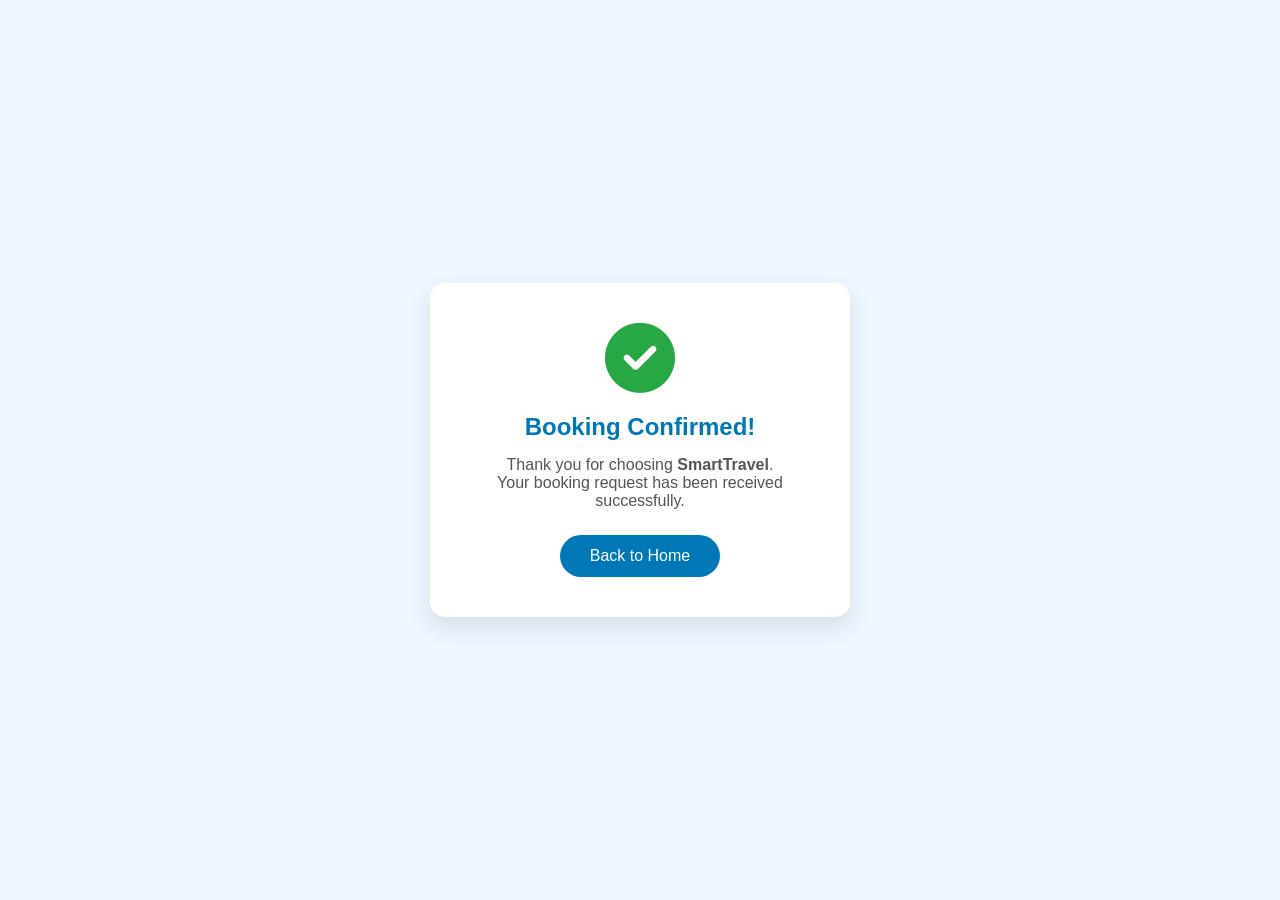
<file: booking-success.html>
<!DOCTYPE html>
<html lang="en">
<head>
<meta charset="UTF-8">
<meta name="viewport" content="width=device-width, initial-scale=1.0">
<title>Booking Confirmed</title>

<style>

*{
margin:0;
padding:0;
box-sizing:border-box;
font-family:Arial,sans-serif;
}

body{
background:#eef6ff;
display:flex;
justify-content:center;
align-items:center;
height:100vh;
}

.box{
background:#fff;
padding:40px;
border-radius:15px;
text-align:center;
box-shadow:0 10px 25px rgba(0,0,0,.1);
width:420px;
}

.box i{
font-size:70px;
color:#28a745;
margin-bottom:20px;
}

.box h2{
color:#0077b6;
margin-bottom:15px;
}

.box p{
color:#555;
margin-bottom:25px;
}

.box a{
display:inline-block;
padding:12px 30px;
background:#0077b6;
color:#fff;
text-decoration:none;
border-radius:30px;
}

.box a:hover{
background:#005f92;
}

</style>

<link rel="stylesheet"
href="https://cdnjs.cloudflare.com/ajax/libs/font-awesome/6.7.2/css/all.min.css">

</head>

<body>

<div class="box">

<i class="fa-solid fa-circle-check"></i>

<h2>Booking Confirmed!</h2>

<p>
Thank you for choosing <strong>SmartTravel</strong>.<br>
Your booking request has been received successfully.
</p>

<a href="index.html">Back to Home</a>

</div>

</body>
</html>
</file>
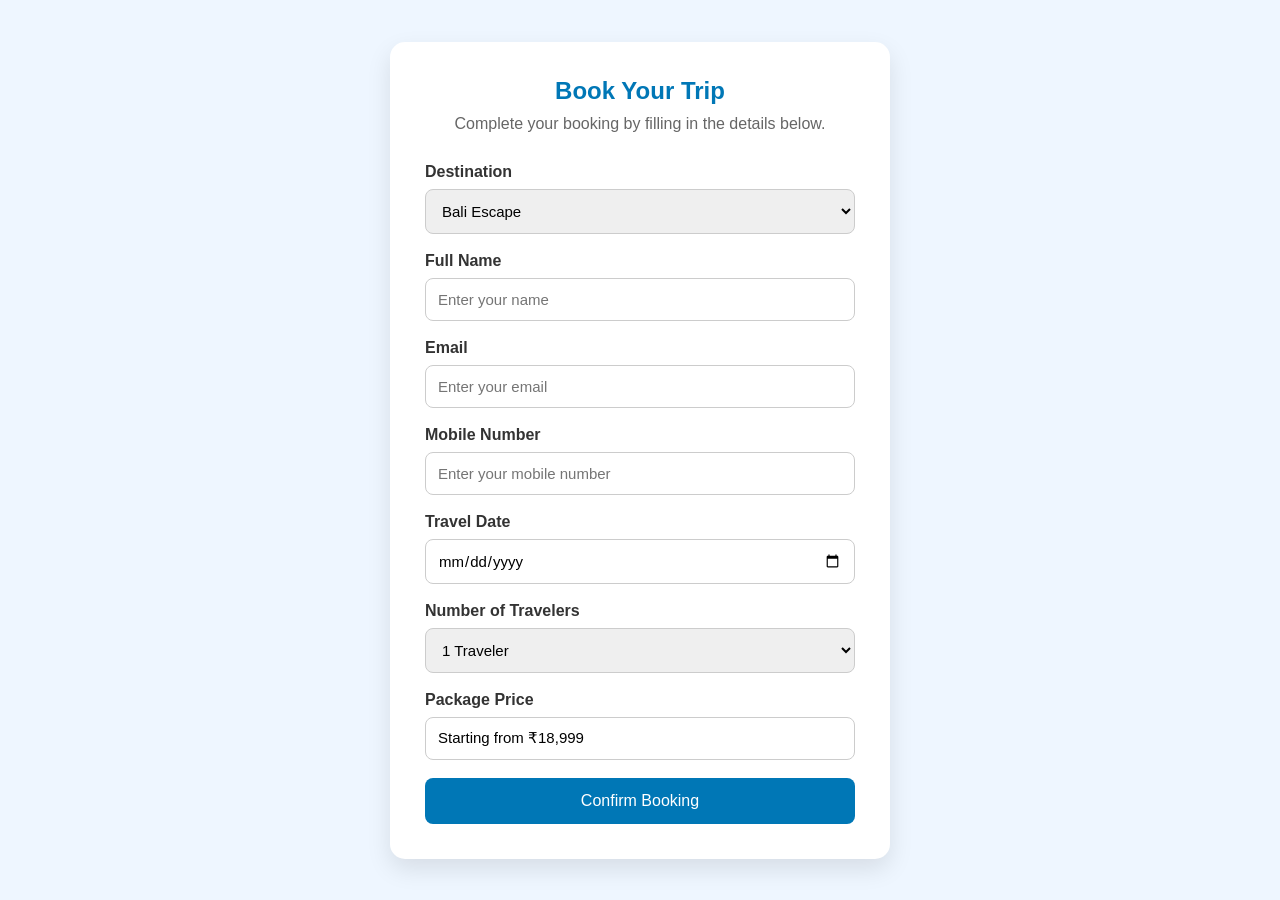
<file: booking.html>
<!DOCTYPE html>
<html lang="en">
<head>
    <meta charset="UTF-8">
    <meta name="viewport" content="width=device-width, initial-scale=1.0">
    <title>Book Your Trip | SmartTravel</title>

    <link rel="stylesheet" href="booking.css">

    <link rel="stylesheet"
    href="https://cdnjs.cloudflare.com/ajax/libs/font-awesome/6.7.2/css/all.min.css">
</head>
<body>

<section class="booking">

    <div class="booking-box">

        <h2>Book Your Trip</h2>
        <p>Complete your booking by filling in the details below.</p>

        <form action="booking-success.html">

            <div class="input-box">
                <label>Destination</label>
                <select>
                    <option>Bali Escape</option>
                    <option>Maldives Luxury</option>
                    <option>Paris Getaway</option>
                    <option>Swiss Adventure</option>
                    <option>Dubai Adventure</option>
                    <option>Goa Beach Tour</option>
                </select>
            </div>

            <div class="input-box">
                <label>Full Name</label>
                <input type="text" placeholder="Enter your name" required>
            </div>

            <div class="input-box">
                <label>Email</label>
                <input type="email" placeholder="Enter your email" required>
            </div>

            <div class="input-box">
                <label>Mobile Number</label>
                <input type="tel" placeholder="Enter your mobile number" required>
            </div>

            <div class="input-box">
                <label>Travel Date</label>
                <input type="date" required>
            </div>

            <div class="input-box">
                <label>Number of Travelers</label>
                <select>
                    <option>1 Traveler</option>
                    <option>2 Travelers</option>
                    <option>3 Travelers</option>
                    <option>4 Travelers</option>
                    <option>5+ Travelers</option>
                </select>
            </div>

            <div class="input-box">
                <label>Package Price</label>
                <input type="text" value="Starting from ₹18,999" readonly>
            </div>

            <button type="submit">Confirm Booking</button>

        </form>

    </div>

</section>

</body>
</html>
</file>
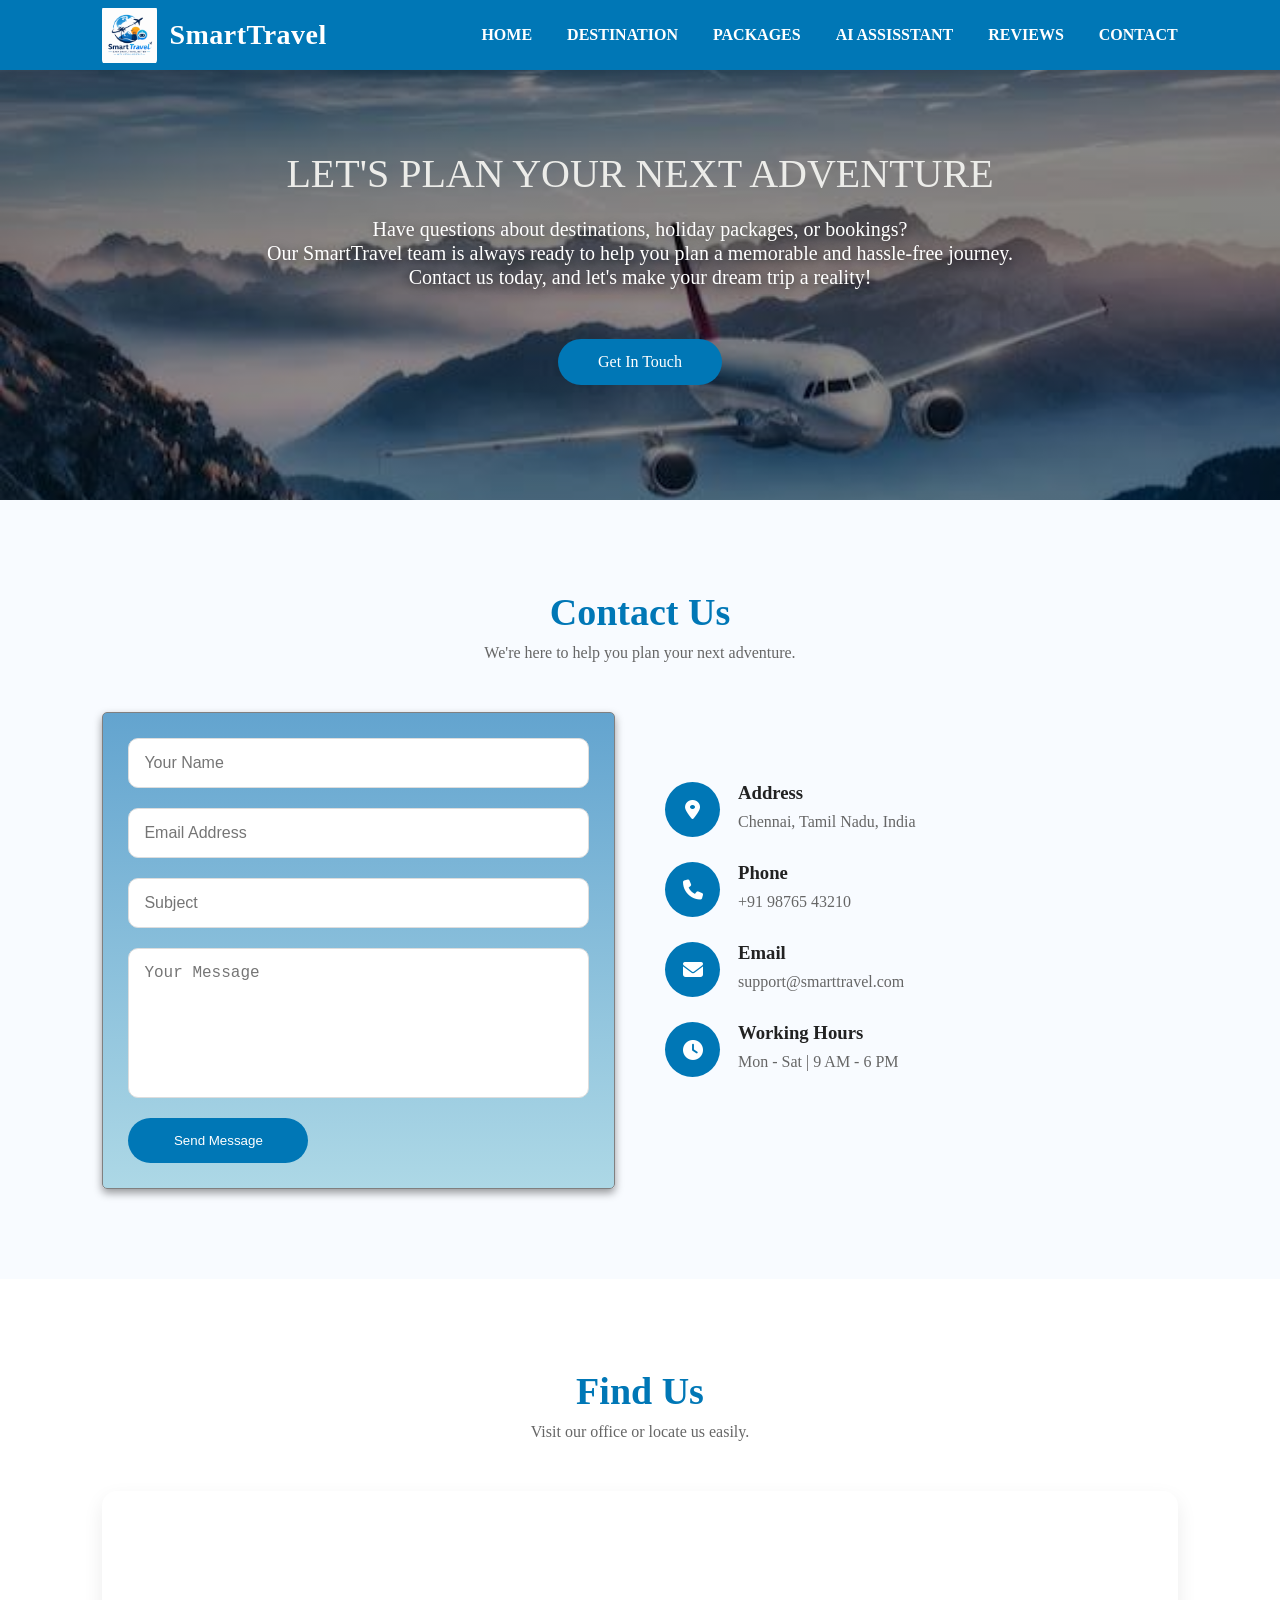
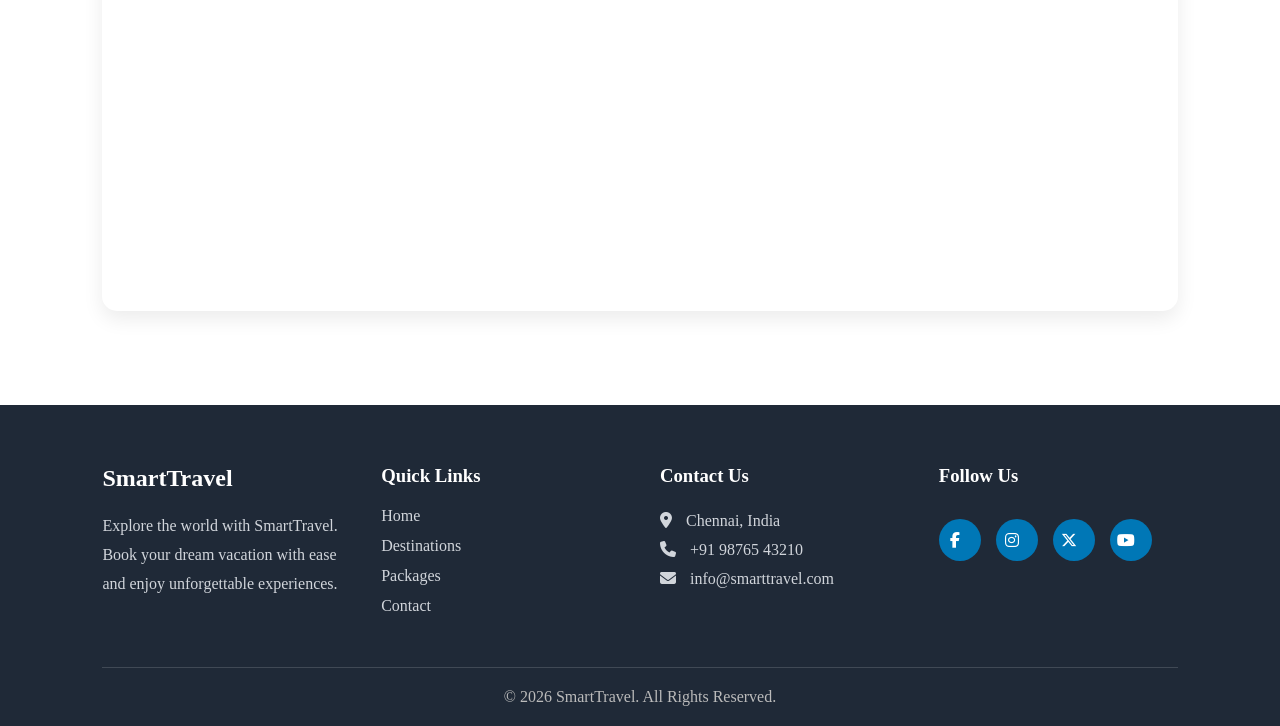
<file: contact.html>
<!DOCTYPE html>
<html lang="en">
<head>
  <meta charset="UTF-8">
  <meta name="viewport" content="width=device-width, initial-scale=1.0">
  <title>Contact Us - SmartTravel</title>
  <link rel="stylesheet" href="style.css">
  <link rel="icon" href="assets/images/logo.png">
  <link rel="stylesheet" href="https://cdnjs.cloudflare.com/ajax/libs/font-awesome/6.7.2/css/all.min.css">

  <style>
    .btn-container{
    display: flex;
    justify-content: center;
    align-items: center;
    margin-top: 35px;
}

.contact-btn{
    display: inline-block;
    padding: 15px 40px;
    background: #FFD166;
    color: #222;
    font-size: 20px;
    font-weight: 600;
    text-decoration: none;
    border-radius: 50px;
    transition: 0.3s ease;
    box-shadow: 0 8px 20px rgba(0,0,0,0.3);
}

.contact-btn:hover{
    background: #0077b6;
    color: #fff;
    transform: translateY(-4px);
}
  </style>
</head>
<body>
  <header>
    <a href="#" class="logo">
    <img src="assets/images/logo.png" alt="SmartTravel Logo">
    <span>SmartTravel</span>
</a>
    <nav class="navbar">
        <a href="index.html">HOME</a>
        <a href="index.html#destinations">DESTINATION</a>
        <a href="packages.html">PACKAGES</a>
        <a href="index.html#ai">AI ASSISSTANT</a>
        <a href="index.html#reviews">REVIEWS</a>
        <a href="contact.html">CONTACT</a>
    </nav>
</header>
<section class="main-section ">
  <div class="main-page">
    
    <h2>LET'S PLAN YOUR NEXT ADVENTURE</h2>
    <p>Have questions about destinations, holiday packages, or bookings? <br>Our SmartTravel team is always ready to help you plan a memorable and hassle-free journey.<br> Contact us today, and let's make your dream trip a reality!</p>
   <div class="view-all">
        <a href="#contact">Get In Touch</a>
    </div>
  </div>
   

</section>

<section class="contact" id="contact">
    <div class="section-title">
        <h2>Contact Us</h2>
        <p>We're here to help you plan your next adventure.</p>
    </div>
    <div class="contact-container">
        <form id="contactForm" class="contact-form">
            <input type="text" placeholder="Your Name" required>
            <input type="email" placeholder="Email Address" required>
            <input type="text" placeholder="Subject" required>
            <textarea placeholder="Your Message" required></textarea>
            <button type="submit" class="send">Send Message</button>
        </form>
        <!-- Contact Information -->
        <div class="contact-info">

            <div class="info">
                <i class="fa-solid fa-location-dot"></i>
                <div>
                    <h3>Address</h3>
                    <p>Chennai, Tamil Nadu, India</p>
                </div>
            </div>

            <div class="info">
                <i class="fa-solid fa-phone"></i>
                <div>
                    <h3>Phone</h3>
                    <p>+91 98765 43210</p>
                </div>
            </div>

            <div class="info">
                <i class="fa-solid fa-envelope"></i>
                <div>
                    <h3>Email</h3>
                    <p>support@smarttravel.com</p>
                </div>
            </div>

            <div class="info">
                <i class="fa-solid fa-clock"></i>
                <div>
                    <h3>Working Hours</h3>
                    <p>Mon - Sat | 9 AM - 6 PM</p>
                </div>
            </div>
        </div>
    </div>
</section>
<!-- Google Map -->
<section class="map-section">
    <div class="section-title">
        <h2>Find Us</h2>
        <p>Visit our office or locate us easily.</p>
    </div>
    <iframe
        src="https://www.google.com/maps?q=Chennai&output=embed"
        loading="lazy">
    </iframe>

</section>
<!-- Footer -->

<footer class="footer" id="Contact">
    <div class="footer-container">
        <div class="footer-box">
            <h2>SmartTravel</h2>
            <p>
                Explore the world with SmartTravel.
                Book your dream vacation with ease
                and enjoy unforgettable experiences.
            </p>
        </div>
        <!-- Quick Links -->
        <div class="footer-box">
            <h3>Quick Links</h3>
            <a href="#">Home</a>
            <a href="#">Destinations</a>
            <a href="#">Packages</a>
            <a href="#">Contact</a>
        </div>
        <!-- Contact -->
        <div class="footer-box">
            <h3>Contact Us</h3>
            <p><i class="fa-solid fa-location-dot"></i> Chennai, India</p>
            <p><i class="fa-solid fa-phone"></i> +91 98765 43210</p>
            <p><i class="fa-solid fa-envelope"></i> info@smarttravel.com</p>
        </div>
        <div class="footer-box">
            <h3>Follow Us</h3>
                <div class="social">
                <a href="javascript:void(0)"><i class="fa-brands fa-facebook-f"></i></a>
                <a href="javascript:void(0)"><i class="fa-brands fa-instagram"></i></a>
                <a href="javascript:void(0)"><i class="fa-brands fa-x-twitter"></i></a>
                <a href="javascript:void(0)"><i class="fa-brands fa-youtube"></i></a>
            </div>
        </div>
    </div>
    <div class="footer-bottom">
        <p>
            © 2026 SmartTravel. All Rights Reserved.
        </p>
     </div>
</footer>
<script>
    document.getElementById("contactForm").addEventListener("submit", function(e){
    e.preventDefault();

    alert("✅ Your message has been sent successfully!");

    this.reset();
});
</script>

</body>
</html>
</file>
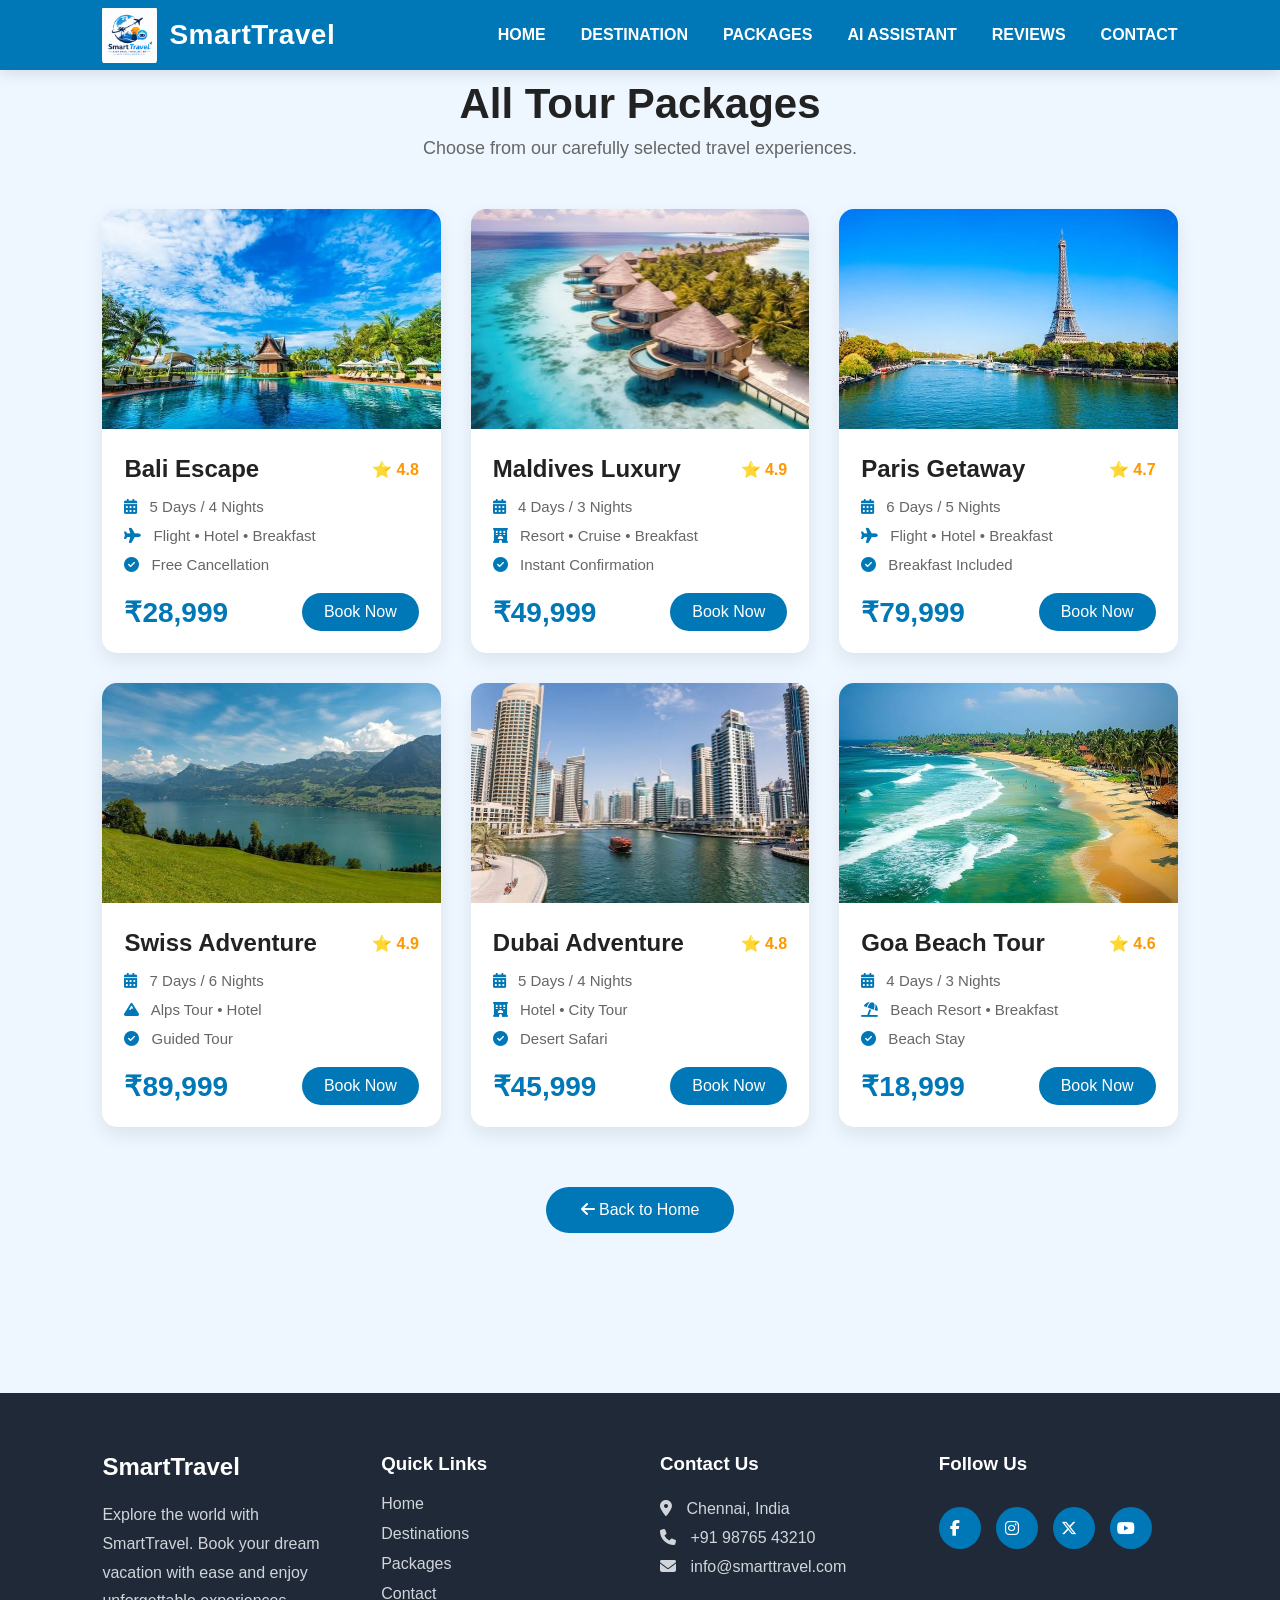
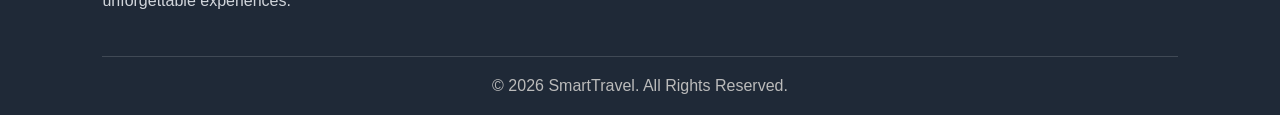
<file: packages.html>
<!DOCTYPE html>
<html lang="en">
<head>
    <meta charset="UTF-8">
    <meta name="viewport" content="width=device-width, initial-scale=1.0">
    <title>All Tour Packages | SmartTravel</title>

    <link rel="stylesheet" href="packages.css">

    <link rel="stylesheet"
    href="https://cdnjs.cloudflare.com/ajax/libs/font-awesome/6.7.2/css/all.min.css">
</head>

<body>
<header>
    <a href="#" class="logo">
    <img src="assets/images/logo.png" alt="SmartTravel Logo">
    <span>SmartTravel</span>
    </a>
    <nav class="navbar">
        <a href="index.html">HOME</a>
        <a href="index.html#destinations">DESTINATION</a>
        <a href="packages.html">PACKAGES</a>
        <a href="index.html#ai">AI ASSISTANT</a>
        <a href="index.html#reviews">REVIEWS</a>
        <a href="contact.html">CONTACT</a>
    </nav>
</header>

<section class="packages">

    <div class="title">
        <h1>All Tour Packages</h1>
        <p>Choose from our carefully selected travel experiences.</p>
    </div>

    <div class="package-container">

        <!-- Bali -->
        <div class="card">
            <img src="assets/images/packages/bali-packages.jpg" alt="Bali">
            <div class="content">

                <div class="top">
                    <h3>Bali Escape</h3>
                    <span>⭐ 4.8</span>
                </div>

                <p><i class="fa-solid fa-calendar-days"></i> 5 Days / 4 Nights</p>
                <p><i class="fa-solid fa-plane"></i> Flight • Hotel • Breakfast</p>
                <p><i class="fa-solid fa-circle-check"></i> Free Cancellation</p>

                <div class="bottom">
                    <h2>₹28,999</h2>
                    <a href="booking.html">Book Now</a>
                </div>

            </div>
        </div>

        <!-- Maldives -->
        <div class="card">
            <img src="assets/images/packages/maldives-packages.jpg" alt="Maldives">
            <div class="content">

                <div class="top">
                    <h3>Maldives Luxury</h3>
                    <span>⭐ 4.9</span>
                </div>

                <p><i class="fa-solid fa-calendar-days"></i> 4 Days / 3 Nights</p>
                <p><i class="fa-solid fa-hotel"></i> Resort • Cruise • Breakfast</p>
                <p><i class="fa-solid fa-circle-check"></i> Instant Confirmation</p>

                <div class="bottom">
                    <h2>₹49,999</h2>
                    <a href="booking.html">Book Now</a>
                </div>

            </div>
        </div>

        <!-- Paris -->
        <div class="card">
            <img src="assets/images/packages/paris-packages.jpg" alt="Paris">
            <div class="content">

                <div class="top">
                    <h3>Paris Getaway</h3>
                    <span>⭐ 4.7</span>
                </div>

                <p><i class="fa-solid fa-calendar-days"></i> 6 Days / 5 Nights</p>
                <p><i class="fa-solid fa-plane"></i> Flight • Hotel • Breakfast</p>
                <p><i class="fa-solid fa-circle-check"></i> Breakfast Included</p>

                <div class="bottom">
                    <h2>₹79,999</h2>
                    <a href="booking.html">Book Now</a>
                </div>

            </div>
        </div>

        <!-- Switzerland -->
        <div class="card">
            <img src="assets/images/packages/switzerland-packages.jpg" alt="Switzerland">
            <div class="content">

                <div class="top">
                    <h3>Swiss Adventure</h3>
                    <span>⭐ 4.9</span>
                </div>

                <p><i class="fa-solid fa-calendar-days"></i> 7 Days / 6 Nights</p>
                <p><i class="fa-solid fa-mountain"></i> Alps Tour • Hotel</p>
                <p><i class="fa-solid fa-circle-check"></i> Guided Tour</p>

                <div class="bottom">
                    <h2>₹89,999</h2>
                    <a href="booking.html">Book Now</a>
                </div>

            </div>
        </div>

        <!-- Dubai -->
        <div class="card">
            <img src="assets/images/packages/dubai-packages.jpg" alt="Dubai">
            <div class="content">

                <div class="top">
                    <h3>Dubai Adventure</h3>
                    <span>⭐ 4.8</span>
                </div>

                <p><i class="fa-solid fa-calendar-days"></i> 5 Days / 4 Nights</p>
                <p><i class="fa-solid fa-hotel"></i> Hotel • City Tour</p>
                <p><i class="fa-solid fa-circle-check"></i> Desert Safari</p>

                <div class="bottom">
                    <h2>₹45,999</h2>
                    <a href="booking.html">Book Now</a>
                </div>

            </div>
        </div>

        <!-- Goa -->
        <div class="card">
            <img src="assets/images/packages/goa-packages.jpg" alt="Goa">
            <div class="content">

                <div class="top">
                    <h3>Goa Beach Tour</h3>
                    <span>⭐ 4.6</span>
                </div>

                <p><i class="fa-solid fa-calendar-days"></i> 4 Days / 3 Nights</p>
                <p><i class="fa-solid fa-umbrella-beach"></i> Beach Resort • Breakfast</p>
                <p><i class="fa-solid fa-circle-check"></i> Beach Stay</p>

                <div class="bottom">
                    <h2>₹18,999</h2>
                    <a href="booking.html">Book Now</a>
                </div>

            </div>
        </div>

    </div>

    <div class="back-home">
        <a href="index.html">
            <i class="fa-solid fa-arrow-left"></i> Back to Home
        </a>
    </div>

</section>
<!-- Footer -->

<footer class="footer" id="Contact">

    <div class="footer-container">

        <!-- Company -->

        <div class="footer-box">

            <h2>SmartTravel</h2>

            <p>
                Explore the world with SmartTravel.
                Book your dream vacation with ease
                and enjoy unforgettable experiences.
            </p>

        </div>

        <!-- Quick Links -->

        <div class="footer-box">

            <h3>Quick Links</h3>

            <a href="#">Home</a>
            <a href="#">Destinations</a>
            <a href="#">Packages</a>
            <a href="#">Contact</a>

        </div>

        <!-- Contact -->

        <div class="footer-box">

            <h3>Contact Us</h3>

            <p><i class="fa-solid fa-location-dot"></i> Chennai, India</p>

            <p><i class="fa-solid fa-phone"></i> +91 98765 43210</p>

            <p><i class="fa-solid fa-envelope"></i> info@smarttravel.com</p>

        </div>

        <!-- Social -->

        <div class="footer-box">

            <h3>Follow Us</h3>

            <div class="social">

                <a href="javascript:void(0)"><i class="fa-brands fa-facebook-f"></i></a>

                <a href="javascript:void(0)"><i class="fa-brands fa-instagram"></i></a>

                <a href="javascript:void(0)"><i class="fa-brands fa-x-twitter"></i></a>

                <a href="javascript:void(0)"><i class="fa-brands fa-youtube"></i></a>

            </div>

        </div>

    </div>

    <div class="footer-bottom">

        <p>
            © 2026 SmartTravel. All Rights Reserved.
        </p>

    </div>

</footer>


</body>
</html>
</file>
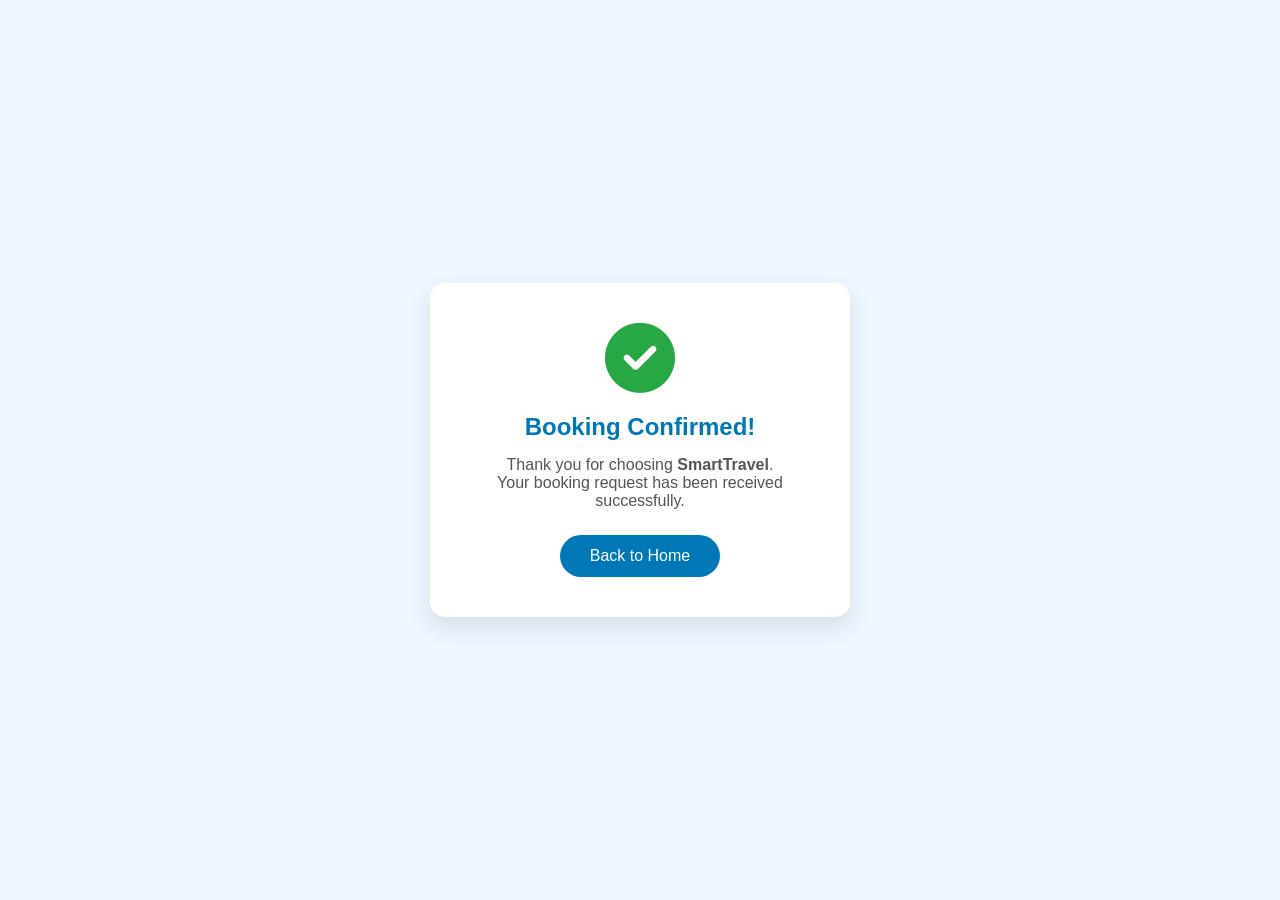
<file: main/booking-success.html>
<!DOCTYPE html>
<html lang="en">
<head>
<meta charset="UTF-8">
<meta name="viewport" content="width=device-width, initial-scale=1.0">
<title>Booking Confirmed</title>

<style>

*{
margin:0;
padding:0;
box-sizing:border-box;
font-family:Arial,sans-serif;
}

body{
background:#eef6ff;
display:flex;
justify-content:center;
align-items:center;
height:100vh;
}

.box{
background:#fff;
padding:40px;
border-radius:15px;
text-align:center;
box-shadow:0 10px 25px rgba(0,0,0,.1);
width:420px;
}

.box i{
font-size:70px;
color:#28a745;
margin-bottom:20px;
}

.box h2{
color:#0077b6;
margin-bottom:15px;
}

.box p{
color:#555;
margin-bottom:25px;
}

.box a{
display:inline-block;
padding:12px 30px;
background:#0077b6;
color:#fff;
text-decoration:none;
border-radius:30px;
}

.box a:hover{
background:#005f92;
}

</style>

<link rel="stylesheet"
href="https://cdnjs.cloudflare.com/ajax/libs/font-awesome/6.7.2/css/all.min.css">

</head>

<body>

<div class="box">

<i class="fa-solid fa-circle-check"></i>

<h2>Booking Confirmed!</h2>

<p>
Thank you for choosing <strong>SmartTravel</strong>.<br>
Your booking request has been received successfully.
</p>

<a href="index.html">Back to Home</a>

</div>

</body>
</html>
</file>
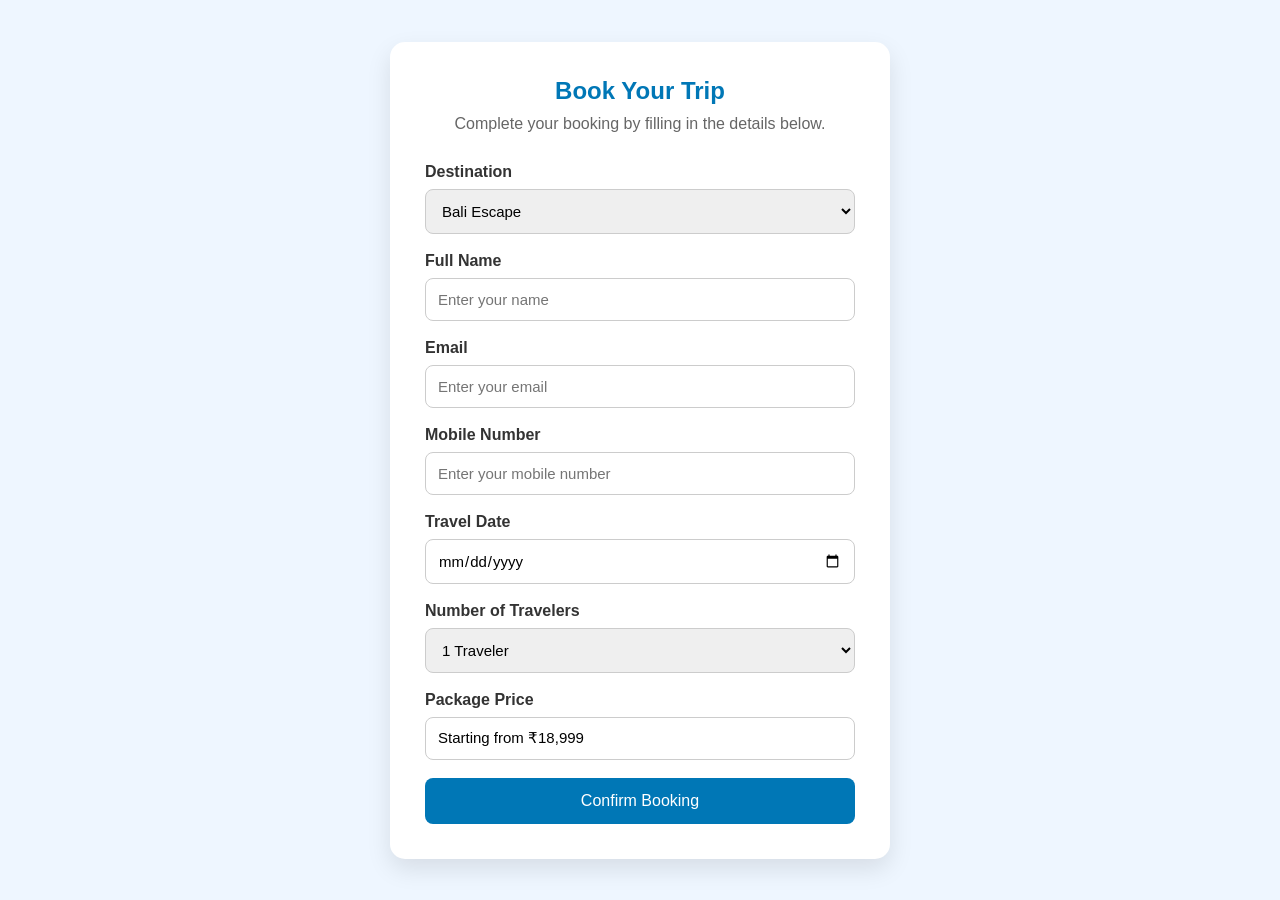
<file: main/booking.html>
<!DOCTYPE html>
<html lang="en">
<head>
    <meta charset="UTF-8">
    <meta name="viewport" content="width=device-width, initial-scale=1.0">
    <title>Book Your Trip | SmartTravel</title>

    <link rel="stylesheet" href="booking.css">

    <link rel="stylesheet"
    href="https://cdnjs.cloudflare.com/ajax/libs/font-awesome/6.7.2/css/all.min.css">
</head>
<body>

<section class="booking">

    <div class="booking-box">

        <h2>Book Your Trip</h2>
        <p>Complete your booking by filling in the details below.</p>

        <form action="booking-success.html">

            <div class="input-box">
                <label>Destination</label>
                <select>
                    <option>Bali Escape</option>
                    <option>Maldives Luxury</option>
                    <option>Paris Getaway</option>
                    <option>Swiss Adventure</option>
                    <option>Dubai Adventure</option>
                    <option>Goa Beach Tour</option>
                </select>
            </div>

            <div class="input-box">
                <label>Full Name</label>
                <input type="text" placeholder="Enter your name" required>
            </div>

            <div class="input-box">
                <label>Email</label>
                <input type="email" placeholder="Enter your email" required>
            </div>

            <div class="input-box">
                <label>Mobile Number</label>
                <input type="tel" placeholder="Enter your mobile number" required>
            </div>

            <div class="input-box">
                <label>Travel Date</label>
                <input type="date" required>
            </div>

            <div class="input-box">
                <label>Number of Travelers</label>
                <select>
                    <option>1 Traveler</option>
                    <option>2 Travelers</option>
                    <option>3 Travelers</option>
                    <option>4 Travelers</option>
                    <option>5+ Travelers</option>
                </select>
            </div>

            <div class="input-box">
                <label>Package Price</label>
                <input type="text" value="Starting from ₹18,999" readonly>
            </div>

            <button type="submit">Confirm Booking</button>

        </form>

    </div>

</section>

</body>
</html>
</file>
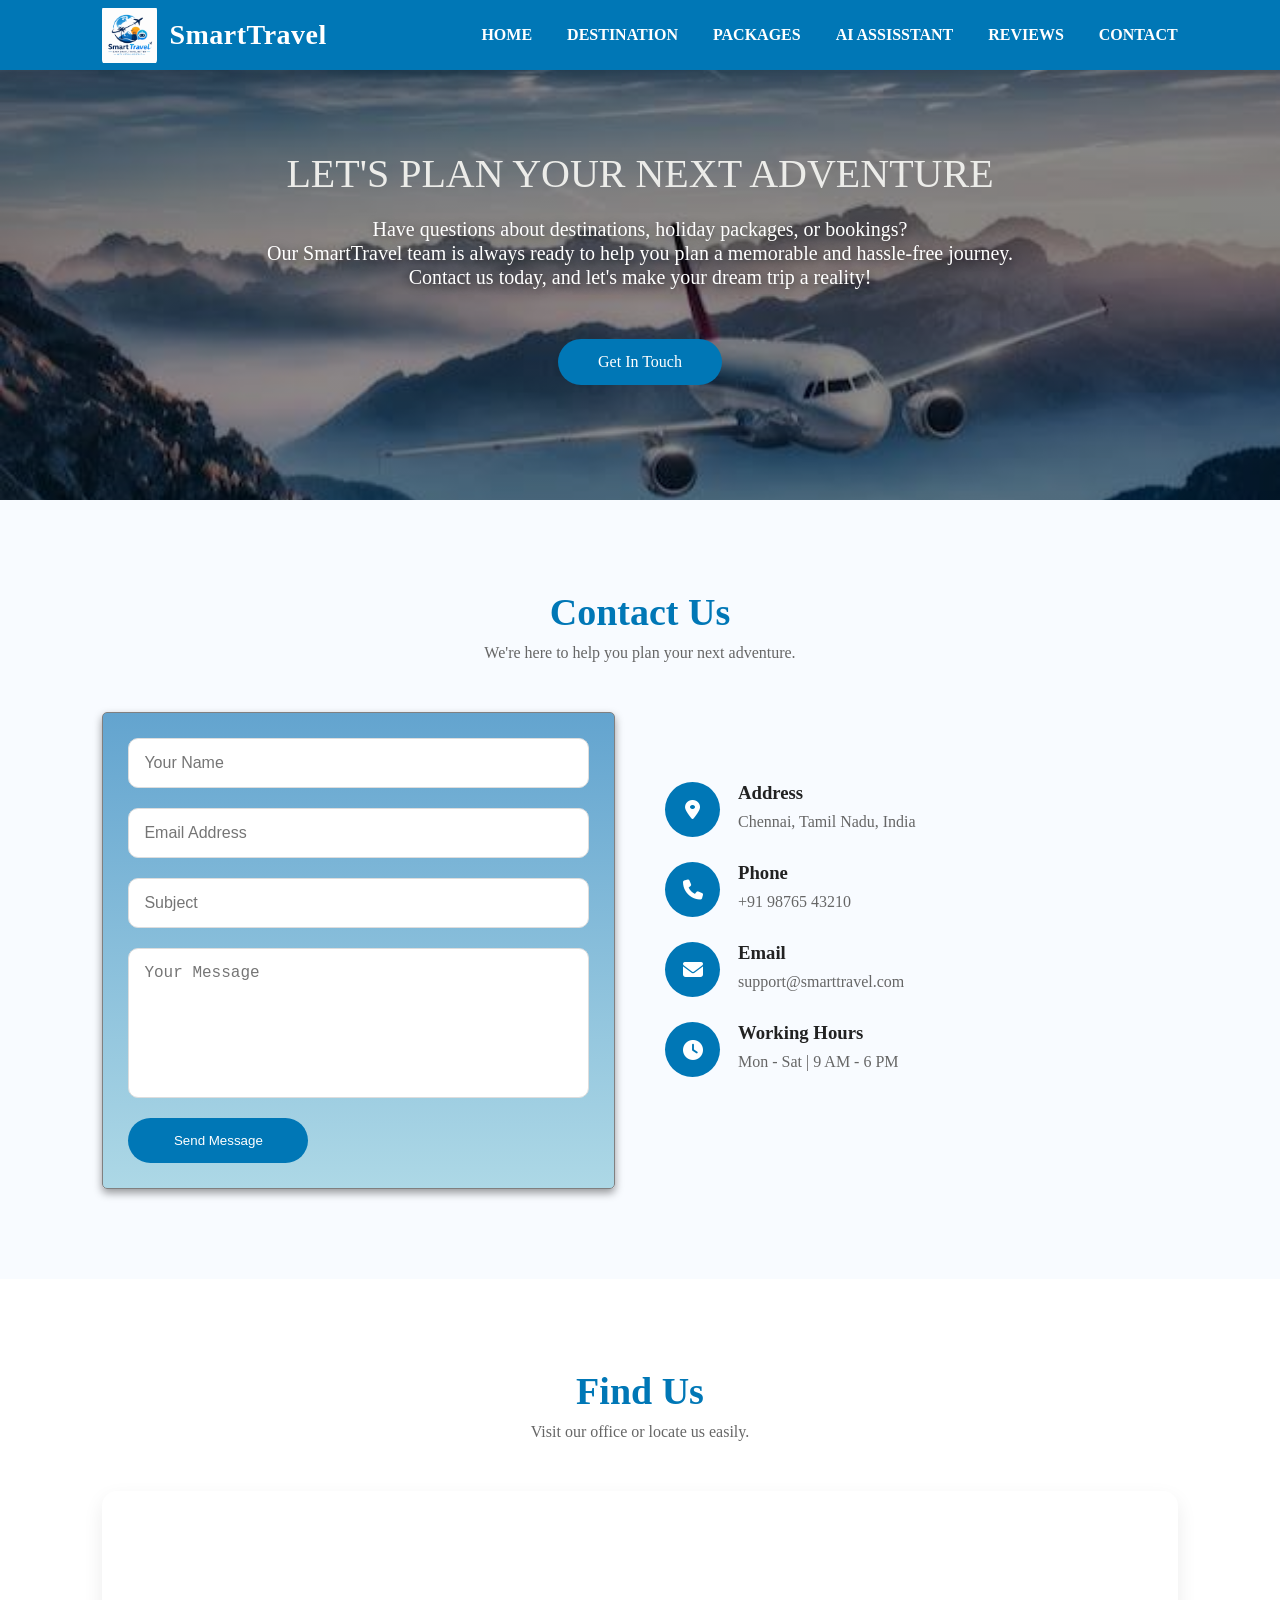
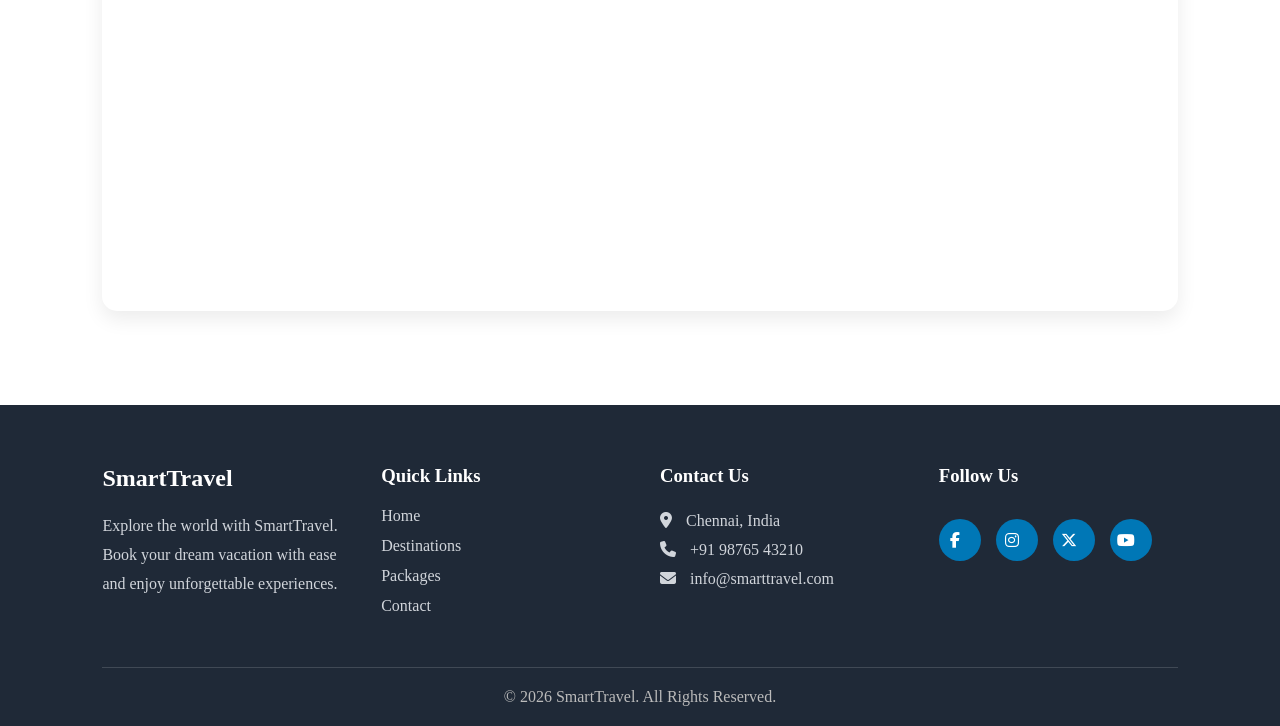
<file: main/contact.html>
<!DOCTYPE html>
<html lang="en">
<head>
  <meta charset="UTF-8">
  <meta name="viewport" content="width=device-width, initial-scale=1.0">
  <title>Contact Us - SmartTravel</title>
  <link rel="stylesheet" href="style.css">
  <link rel="icon" href="assets/images/logo.png">
  <link rel="stylesheet" href="https://cdnjs.cloudflare.com/ajax/libs/font-awesome/6.7.2/css/all.min.css">

  <style>
    .btn-container{
    display: flex;
    justify-content: center;
    align-items: center;
    margin-top: 35px;
}

.contact-btn{
    display: inline-block;
    padding: 15px 40px;
    background: #FFD166;
    color: #222;
    font-size: 20px;
    font-weight: 600;
    text-decoration: none;
    border-radius: 50px;
    transition: 0.3s ease;
    box-shadow: 0 8px 20px rgba(0,0,0,0.3);
}

.contact-btn:hover{
    background: #0077b6;
    color: #fff;
    transform: translateY(-4px);
}
  </style>
</head>
<body>
  <header>
    <a href="#" class="logo">
    <img src="assets/images/logo.png" alt="SmartTravel Logo">
    <span>SmartTravel</span>
</a>
    <nav class="navbar">
        <a href="index.html">HOME</a>
        <a href="index.html#destinations">DESTINATION</a>
        <a href="packages.html">PACKAGES</a>
        <a href="index.html#ai">AI ASSISSTANT</a>
        <a href="index.html#reviews">REVIEWS</a>
        <a href="contact.html">CONTACT</a>
    </nav>
</header>
<section class="main-section ">
  <div class="main-page">
    
    <h2>LET'S PLAN YOUR NEXT ADVENTURE</h2>
    <p>Have questions about destinations, holiday packages, or bookings? <br>Our SmartTravel team is always ready to help you plan a memorable and hassle-free journey.<br> Contact us today, and let's make your dream trip a reality!</p>
   <div class="view-all">
        <a href="#contact">Get In Touch</a>
    </div>
  </div>
   

</section>

<section class="contact" id="contact">
    <div class="section-title">
        <h2>Contact Us</h2>
        <p>We're here to help you plan your next adventure.</p>
    </div>
    <div class="contact-container">
        <form id="contactForm" class="contact-form">
            <input type="text" placeholder="Your Name" required>
            <input type="email" placeholder="Email Address" required>
            <input type="text" placeholder="Subject" required>
            <textarea placeholder="Your Message" required></textarea>
            <button type="submit" class="send">Send Message</button>
        </form>
        <!-- Contact Information -->
        <div class="contact-info">

            <div class="info">
                <i class="fa-solid fa-location-dot"></i>
                <div>
                    <h3>Address</h3>
                    <p>Chennai, Tamil Nadu, India</p>
                </div>
            </div>

            <div class="info">
                <i class="fa-solid fa-phone"></i>
                <div>
                    <h3>Phone</h3>
                    <p>+91 98765 43210</p>
                </div>
            </div>

            <div class="info">
                <i class="fa-solid fa-envelope"></i>
                <div>
                    <h3>Email</h3>
                    <p>support@smarttravel.com</p>
                </div>
            </div>

            <div class="info">
                <i class="fa-solid fa-clock"></i>
                <div>
                    <h3>Working Hours</h3>
                    <p>Mon - Sat | 9 AM - 6 PM</p>
                </div>
            </div>
        </div>
    </div>
</section>
<!-- Google Map -->
<section class="map-section">
    <div class="section-title">
        <h2>Find Us</h2>
        <p>Visit our office or locate us easily.</p>
    </div>
    <iframe
        src="https://www.google.com/maps?q=Chennai&output=embed"
        loading="lazy">
    </iframe>

</section>
<!-- Footer -->

<footer class="footer" id="Contact">
    <div class="footer-container">
        <div class="footer-box">
            <h2>SmartTravel</h2>
            <p>
                Explore the world with SmartTravel.
                Book your dream vacation with ease
                and enjoy unforgettable experiences.
            </p>
        </div>
        <!-- Quick Links -->
        <div class="footer-box">
            <h3>Quick Links</h3>
            <a href="#">Home</a>
            <a href="#">Destinations</a>
            <a href="#">Packages</a>
            <a href="#">Contact</a>
        </div>
        <!-- Contact -->
        <div class="footer-box">
            <h3>Contact Us</h3>
            <p><i class="fa-solid fa-location-dot"></i> Chennai, India</p>
            <p><i class="fa-solid fa-phone"></i> +91 98765 43210</p>
            <p><i class="fa-solid fa-envelope"></i> info@smarttravel.com</p>
        </div>
        <div class="footer-box">
            <h3>Follow Us</h3>
                <div class="social">
                <a href="javascript:void(0)"><i class="fa-brands fa-facebook-f"></i></a>
                <a href="javascript:void(0)"><i class="fa-brands fa-instagram"></i></a>
                <a href="javascript:void(0)"><i class="fa-brands fa-x-twitter"></i></a>
                <a href="javascript:void(0)"><i class="fa-brands fa-youtube"></i></a>
            </div>
        </div>
    </div>
    <div class="footer-bottom">
        <p>
            © 2026 SmartTravel. All Rights Reserved.
        </p>
     </div>
</footer>
<script>
    document.getElementById("contactForm").addEventListener("submit", function(e){
    e.preventDefault();

    alert("✅ Your message has been sent successfully!");

    this.reset();
});
</script>

</body>
</html>
</file>
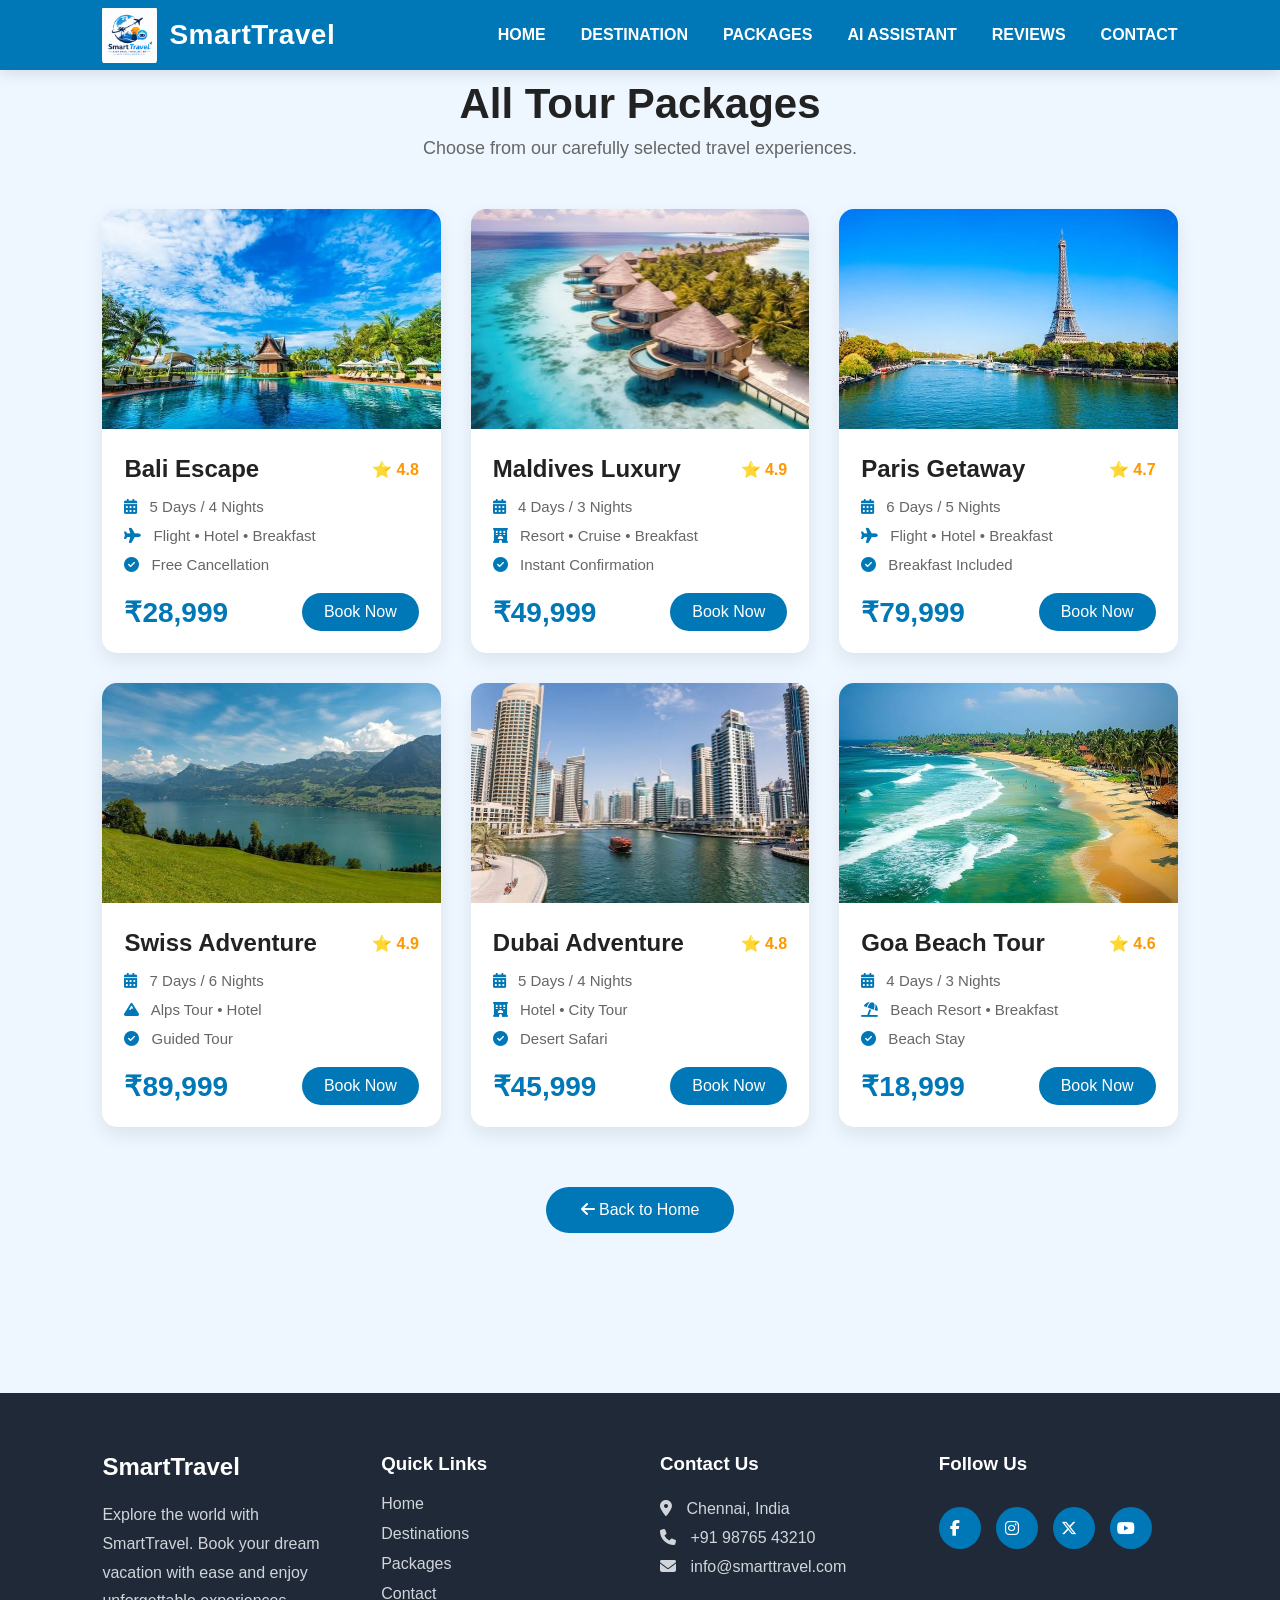
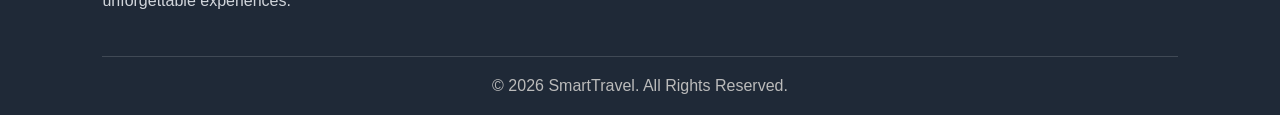
<file: main/packages.html>
<!DOCTYPE html>
<html lang="en">
<head>
    <meta charset="UTF-8">
    <meta name="viewport" content="width=device-width, initial-scale=1.0">
    <title>All Tour Packages | SmartTravel</title>

    <link rel="stylesheet" href="packages.css">

    <link rel="stylesheet"
    href="https://cdnjs.cloudflare.com/ajax/libs/font-awesome/6.7.2/css/all.min.css">
</head>

<body>
<header>
    <a href="#" class="logo">
    <img src="assets/images/logo.png" alt="SmartTravel Logo">
    <span>SmartTravel</span>
    </a>
    <nav class="navbar">
        <a href="index.html">HOME</a>
        <a href="index.html#destinations">DESTINATION</a>
        <a href="packages.html">PACKAGES</a>
        <a href="index.html#ai">AI ASSISTANT</a>
        <a href="index.html#reviews">REVIEWS</a>
        <a href="contact.html">CONTACT</a>
    </nav>
</header>

<section class="packages">

    <div class="title">
        <h1>All Tour Packages</h1>
        <p>Choose from our carefully selected travel experiences.</p>
    </div>

    <div class="package-container">

        <!-- Bali -->
        <div class="card">
            <img src="assets/images/packages/bali-packages.jpg" alt="Bali">
            <div class="content">

                <div class="top">
                    <h3>Bali Escape</h3>
                    <span>⭐ 4.8</span>
                </div>

                <p><i class="fa-solid fa-calendar-days"></i> 5 Days / 4 Nights</p>
                <p><i class="fa-solid fa-plane"></i> Flight • Hotel • Breakfast</p>
                <p><i class="fa-solid fa-circle-check"></i> Free Cancellation</p>

                <div class="bottom">
                    <h2>₹28,999</h2>
                    <a href="booking.html">Book Now</a>
                </div>

            </div>
        </div>

        <!-- Maldives -->
        <div class="card">
            <img src="assets/images/packages/maldives-packages.jpg" alt="Maldives">
            <div class="content">

                <div class="top">
                    <h3>Maldives Luxury</h3>
                    <span>⭐ 4.9</span>
                </div>

                <p><i class="fa-solid fa-calendar-days"></i> 4 Days / 3 Nights</p>
                <p><i class="fa-solid fa-hotel"></i> Resort • Cruise • Breakfast</p>
                <p><i class="fa-solid fa-circle-check"></i> Instant Confirmation</p>

                <div class="bottom">
                    <h2>₹49,999</h2>
                    <a href="booking.html">Book Now</a>
                </div>

            </div>
        </div>

        <!-- Paris -->
        <div class="card">
            <img src="assets/images/packages/paris-packages.jpg" alt="Paris">
            <div class="content">

                <div class="top">
                    <h3>Paris Getaway</h3>
                    <span>⭐ 4.7</span>
                </div>

                <p><i class="fa-solid fa-calendar-days"></i> 6 Days / 5 Nights</p>
                <p><i class="fa-solid fa-plane"></i> Flight • Hotel • Breakfast</p>
                <p><i class="fa-solid fa-circle-check"></i> Breakfast Included</p>

                <div class="bottom">
                    <h2>₹79,999</h2>
                    <a href="booking.html">Book Now</a>
                </div>

            </div>
        </div>

        <!-- Switzerland -->
        <div class="card">
            <img src="assets/images/packages/switzerland-packages.jpg" alt="Switzerland">
            <div class="content">

                <div class="top">
                    <h3>Swiss Adventure</h3>
                    <span>⭐ 4.9</span>
                </div>

                <p><i class="fa-solid fa-calendar-days"></i> 7 Days / 6 Nights</p>
                <p><i class="fa-solid fa-mountain"></i> Alps Tour • Hotel</p>
                <p><i class="fa-solid fa-circle-check"></i> Guided Tour</p>

                <div class="bottom">
                    <h2>₹89,999</h2>
                    <a href="booking.html">Book Now</a>
                </div>

            </div>
        </div>

        <!-- Dubai -->
        <div class="card">
            <img src="assets/images/packages/dubai-packages.jpg" alt="Dubai">
            <div class="content">

                <div class="top">
                    <h3>Dubai Adventure</h3>
                    <span>⭐ 4.8</span>
                </div>

                <p><i class="fa-solid fa-calendar-days"></i> 5 Days / 4 Nights</p>
                <p><i class="fa-solid fa-hotel"></i> Hotel • City Tour</p>
                <p><i class="fa-solid fa-circle-check"></i> Desert Safari</p>

                <div class="bottom">
                    <h2>₹45,999</h2>
                    <a href="booking.html">Book Now</a>
                </div>

            </div>
        </div>

        <!-- Goa -->
        <div class="card">
            <img src="assets/images/packages/goa-packages.jpg" alt="Goa">
            <div class="content">

                <div class="top">
                    <h3>Goa Beach Tour</h3>
                    <span>⭐ 4.6</span>
                </div>

                <p><i class="fa-solid fa-calendar-days"></i> 4 Days / 3 Nights</p>
                <p><i class="fa-solid fa-umbrella-beach"></i> Beach Resort • Breakfast</p>
                <p><i class="fa-solid fa-circle-check"></i> Beach Stay</p>

                <div class="bottom">
                    <h2>₹18,999</h2>
                    <a href="booking.html">Book Now</a>
                </div>

            </div>
        </div>

    </div>

    <div class="back-home">
        <a href="index.html">
            <i class="fa-solid fa-arrow-left"></i> Back to Home
        </a>
    </div>

</section>
<!-- Footer -->

<footer class="footer" id="Contact">

    <div class="footer-container">

        <!-- Company -->

        <div class="footer-box">

            <h2>SmartTravel</h2>

            <p>
                Explore the world with SmartTravel.
                Book your dream vacation with ease
                and enjoy unforgettable experiences.
            </p>

        </div>

        <!-- Quick Links -->

        <div class="footer-box">

            <h3>Quick Links</h3>

            <a href="#">Home</a>
            <a href="#">Destinations</a>
            <a href="#">Packages</a>
            <a href="#">Contact</a>

        </div>

        <!-- Contact -->

        <div class="footer-box">

            <h3>Contact Us</h3>

            <p><i class="fa-solid fa-location-dot"></i> Chennai, India</p>

            <p><i class="fa-solid fa-phone"></i> +91 98765 43210</p>

            <p><i class="fa-solid fa-envelope"></i> info@smarttravel.com</p>

        </div>

        <!-- Social -->

        <div class="footer-box">

            <h3>Follow Us</h3>

            <div class="social">

                <a href="javascript:void(0)"><i class="fa-brands fa-facebook-f"></i></a>

                <a href="javascript:void(0)"><i class="fa-brands fa-instagram"></i></a>

                <a href="javascript:void(0)"><i class="fa-brands fa-x-twitter"></i></a>

                <a href="javascript:void(0)"><i class="fa-brands fa-youtube"></i></a>

            </div>

        </div>

    </div>

    <div class="footer-bottom">

        <p>
            © 2026 SmartTravel. All Rights Reserved.
        </p>

    </div>

</footer>


</body>
</html>
</file>
<file: style.css>
*{
margin:0;
padding:0;
box-sizing:border-box;
}
html{
    scroll-behavior: smooth;
}

body{
background:#f5f7fa;
overflow-x: hidden;
}
/* NAVBAR */

header{
    position:fixed;
    top:0;
    left:0;
    width:100%;
    height: 70px;
    padding:8px 8%;
    background:#0077b6;
    display:flex;
    justify-content:space-between;
    align-items:center;
    box-shadow:0 4px 15px rgba(0,0,0,.1);
    z-index:1000;
}

/* Logo */

.logo{
    display:flex;
    align-items:center;
    gap:12px;
    text-decoration:none;
}

.logo img{
    width: 55px;
    height: 60px;
    object-fit: contain;
    border-radius: 5px;

}
.logo span{
    color: #fff;
    font-size: 28px;
    font-weight: 700;
    letter-spacing: 0.5px;
}

/* Navigation */

.navbar{
    display:flex;
    gap:35px;
}

.navbar a{
    text-decoration:none;
    color:#fff;
    font-size:16px;
    font-weight:600;
    position:relative;
    transition:.3s;
    padding: 5px 0;
}

/* Hover Underline */

.navbar a::after{
    content:"";
    position:absolute;
    left:0;
    bottom:-6px;
    width:0;
    height:2px;
    background:#ffd166;
    transition:.3s;
}

.navbar a:hover{
    color:#ffd166;
}

.navbar a:hover::after{
    width:100%;
}

/* Responsive */

@media(max-width:991px){

    header{
        padding:15px 5%;
    }

    .navbar{
        gap:20px;
    }

    .navbar a{
        font-size:15px;
    }

}

@media(max-width:768px){

    header{
        height:auto;
        flex-direction:column;
        gap:15px;
    }
    .navbar{
    flex-wrap:wrap;
    justify-content:center;
    gap:15px;
}

    .logo img{
        width:45px;
        height:45px;
    }

    .logo span{
        font-size:22px;
    }

}
/* section */
.hero{
    position:relative;
    min-height:100vh;
    display:flex;
    justify-content:center;
    align-items:center;
    text-align:center;
    background:url("assets/images/travel-bg.png") center/cover no-repeat;
    overflow:hidden;
    padding:120px 8% 60px;
}

.overlay{
    position:absolute;
    inset:0;
    background:rgba(0,0,0,.55);
}

.hero-content{
    position:relative;
    z-index:2;
    max-width:1100px;
    width:100%;
}

.hero h4{
    color:#ffd43b;
    font-size:22px;
    margin-bottom:15px;
    letter-spacing:1px;
}

.hero h1{
    color:#fff;
    font-size:62px;
    font-weight:700;
    line-height:1.2;
}

.hero h1 span{
    color:#00d4ff;
}

.hero p{
    color:#f5f5f5;
    font-size:18px;
    max-width:700px;
    margin:20px auto 35px;
    line-height:1.8;
}

/*========== Badges ==========*/

.hero-badges{
    display:flex;
    justify-content:center;
    flex-wrap:wrap;
    gap:15px;
    margin-bottom:35px;
}

.hero-badges span{
    background:rgba(255,255,255,.15);
    backdrop-filter:blur(8px);
    color:#fff;
    padding:10px 18px;
    border-radius:30px;
    font-size:15px;
}

.hero-badges i{
    color:#ffd43b;
    margin-right:6px;
}

/*========== Buttons ==========*/

.hero-buttons{
    display:flex;
    justify-content:center;
    gap:20px;
    flex-wrap:wrap;
    margin-bottom:45px;
}

.explore-btn,
.package-btn{
    padding:14px 30px;
    border-radius:50px;
    text-decoration:none;
    font-weight:600;
    transition:.4s;
}

.explore-btn{
    background:#0077b6;
    color:#fff;
}

.package-btn{
    border:2px solid #fff;
    color:#fff;
}

.explore-btn:hover{
    background:#0096c7;
    transform:translateY(-4px);
}

.package-btn:hover{
    background:#fff;
    color:#0077b6;
}

/*========== Booking Box ==========*/

.booking-box{
    background:rgba(255,255,255,.18);
    backdrop-filter:blur(14px);
    border-radius:20px;
    padding:30px;
    max-width:1050px;
    margin:0 auto;
    display:grid;
    grid-template-columns:repeat(5,1fr);
    gap:15px;
    box-shadow:0 15px 35px rgba(0,0,0,.25);
}

.booking-box h3{
    grid-column:1/-1;
    color:#fff;
    margin-bottom:10px;
}

.field{
    position:relative;
}

.field i{
    position:absolute;
    left:15px;
    top:50%;
    transform:translateY(-50%);
    color:#0077b6;
}

.field input,
.field select{
    width:100%;
    height:55px;
    border:none;
    border-radius:12px;
    padding-left:45px;
    outline:none;
}

.search-btn{
    border:none;
    border-radius:12px;
    background:#0077b6;
    color:#fff;
    font-size:16px;
    font-weight:600;
    cursor:pointer;
    transition:.3s;
}

.search-btn:hover{
    background:#023e8a;
}

/*========== Scroll Down ==========*/

.scroll-down{
    position:absolute;
    bottom:25px;
    left:50%;
    transform:translateX(-50%);
    color:#fff;
    font-size:28px;
    animation:bounce 1.5s infinite;
}

@keyframes bounce{
    0%,100%{
        transform:translate(-50%,0);
    }
    50%{
        transform:translate(-50%,10px);
    }
}

/*========== Responsive ==========*/

@media(max-width:992px){

    .hero h1{
        font-size:48px;
    }

    .booking-box{
        grid-template-columns:1fr 1fr;
    }

    .search-btn{
        grid-column:1/-1;
        height:55px;
    }

}

@media(max-width:768px){

    .hero h1{
        font-size:36px;
    }

    .hero p{
        font-size:16px;
    }

    .booking-box{
        grid-template-columns:1fr;
        padding:20px;
    }

    .hero-buttons{
        flex-direction:column;
        align-items:center;
    }
    .field input,
.field select{
    height:50px;
}

    .explore-btn,
    .package-btn{
        width:100%;
        max-width:280px;
    }

}
/* popular destinations */
.destination{
padding:80px 8%;
text-align:center;
background:#f5f7fa;
}

.destination h2{
font-size:40px;
color:#0077b6;
margin-bottom:10px;
}

.destination p{
color:#666;
margin-bottom:40px;
}

.destination-box{
display:grid;
grid-template-columns:repeat(auto-fit,minmax(350px,1fr));
gap:25px;
}

.card{
background:white;
border-radius:15px;
overflow:hidden;
box-shadow:0 5px 15px rgba(0,0,0,.15);
transition:.3s;
}

.card:hover{
transform:translateY(-8px);
box-shadow: 0 15px 30px rgba(0,0,0,.2);
}

.card img{
width:100%;
height:220px;
object-fit:cover;
}

.card h3{
margin-top:15px;
font-size:26px;
}

.card p{
margin:10px 0;
}

.card p i{
color:#0077b6;
}

.card h4{
color:#0077b6;
margin-bottom:20px;
}

.card a{
display:inline-block;
margin-bottom:20px;
padding:10px 25px;
background:#0077b6;
color:white;
text-decoration:none;
border-radius:25px;
transition:.3s;
}

.card a:hover{
background:#023e8a;
}
/* Responsive Design */

/* Tablet */
@media (max-width: 768px){

    .destination{
        padding:60px 5%;
    }

    .destination h2{
        font-size:32px;
    }

    .destination p{
        font-size:15px;
        margin-bottom:30px;
    }

    .destination-box{
        grid-template-columns:repeat(2,1fr);
        gap:20px;
    }

    .card img{
        height:200px;
    }

    .card h3{
        font-size:22px;
    }

}


/* Mobile */
@media (max-width:480px){

    .destination{
        padding:50px 5%;
    }

    .destination h2{
        font-size:28px;
    }

    .destination-box{
        grid-template-columns:1fr;
        gap:20px;
    }

    .card img{
        height:180px;
    }

    .card h3{
        font-size:20px;
    }

    .card p{
        font-size:14px;
    }

    .card a{
        padding:8px 20px;
        font-size:14px;
    }

}
/* why choose us */

.why{
    width:100%;
    min-height:auto;
    display:flex;
    justify-content:space-between;
    align-items:center;
    padding:80px 8%;
    background:linear-gradient(135deg,#4fa8de,#b8d8ff); 
    
}

.why-left{
    width:46%;
}

.why-left span{
    color:#d9f0ff;
    font-size:18px;
    font-weight:bold;
    letter-spacing:2px;
}

.why-left h2{
    font-size:48px;
    color:#f7f3f3;
    margin:20px 0;
    line-height:1.2;
}

.why-left p{
    font-size:20px;
    color:#fbfcfd;
    line-height:1.8;
    margin-bottom:40px;
}

.btn{
    display:inline-block;
    text-decoration:none;
    background:#fff;
    color:#0077b6;
    padding:15px 40px;
    border-radius:35px;
    font-size:18px;
    transition:.3s;
}

.btn:hover{
    background:#0077b6;
    color: white;
    transform:translateY(-3px);
}

.why-right{
    width:46%;
    display:grid;
    grid-template-columns:repeat(2,1fr);
    gap:22px;
}

/* CARDS */

.box{
    background:#fff;
    border-radius:18px;
    height:118px;
    display:flex;
    flex-direction:column;
    justify-content:center;
    align-items:center;
    box-shadow:0 12px 25px rgba(0,0,0,.12);
    transition:.3s;
    border-top:4px solid #0b83c7; 
}

.box:hover{
    transform:translateY(-8px);
    box-shadow:0 18px 35px rgba(0,0,0,.15);
}

.box i{
    font-size:38px;
    color:#0077b6;
    margin-bottom:15px;
    border-radius:50%;
}
.box h3{
    font-size:20px;
    color:#222;
}
/* Responsive Design */

/* Tablet */
@media (max-width: 900px){

    .why{
        flex-direction:column;
        padding:60px 40px;
        text-align:center;
    }

    .why-left,
    .why-right{
        width:100%;
    }

    .why-left h2{
        font-size:38px;
    }

    .why-left p{
        font-size:18px;
    }

    .why-right{
        margin-top:40px;
        grid-template-columns:repeat(2,1fr);
    }

}


/* Mobile */
@media (max-width:480px){

    .why{
        padding:50px 20px;
    }

    .why-left span{
        font-size:15px;
    }

    .why-left h2{
        font-size:30px;
    }

    .why-left p{
        font-size:16px;
        line-height:1.6;
        margin-bottom:30px;
    }

    .btn{
        padding:12px 30px;
        font-size:16px;
    }

    .why-right{
        grid-template-columns:1fr;
        gap:18px;
    }

    .box{
        height:120px;
    }

    .box i{
        font-size:32px;
    }

    .box h3{
        font-size:18px;
    }

}
/* Featured Tour Packages */

.featured-packages{
    padding:80px 8%;
    background:#f8fbff;
}

.package-title{
    text-align:center;

    margin-bottom:50px;
}

.package-title h2{
    font-size:38px;
    color:#222;
    margin-bottom:10px;
}

.package-title p{
    color:#666;
    font-size:17px;
}

.package-list{
    display:flex;
    flex-direction:column;
    gap:25px;
}

.package-card{
    display:flex;
    background:#fff;
    border-radius:15px;
    overflow:hidden;
    box-shadow:0 8px 20px rgba(0,0,0,.15);
    transition:.3s;
}

.package-card:hover{
    transform:translateY(-5px);
    box-shadow:0 8px 20px rgba(0,0,0,.2);
}

.package-card img{
    width:40%;
    height:240px;
    object-fit:cover;
}

.package-info{
    flex:1;
    padding:25px;
}

.top{
    display:flex;
    justify-content:space-between;
    align-items:center;
    margin-bottom:15px;
}

.top h3{
    font-size:25px;
    color:#222;
}

.top span{
    color:#ff9800;
    font-weight:600;
}

.package-info p{
    margin:12px 0;
    color:#666;
}

.package-info i{
    color:#0077b6;
    margin-right:30px;
}

.bottom{
    display:flex;
    justify-content:space-between;
    align-items:center;
    margin-top:25px;
}

.bottom h4{
    color:#0077b6;
    font-size:30px;
}

.bottom a{
    background:#0077b6;
    color:#fff;
    text-decoration:none;
    padding:12px 28px;
    border-radius:30px;
    transition:.3s;
}

.bottom a:hover{
    background:#005f92;
}

.view-all{
    text-align:center;
    margin-top:50px;
}

.view-all a{
    display:inline-block;
    padding:14px 40px;
    background:#0077b6;
    color:#fff;
    text-decoration:none;
    border-radius:30px;
    transition:.3s;
}

.view-all a:hover{
    background:#005f92;
}
/* Responsive Design */

/* Tablet */
@media (max-width:900px){

    .featured-packages{
        padding:60px 5%;
    }

    .package-title h2{
        font-size:32px;
    }

    .package-card{
        flex-direction:column;
    }

    .package-card img{
        width:100%;
        height:250px;
    }

    .package-info{
        padding:20px;
    }

    .top h3{
        font-size:22px;
    }

    .bottom h4{
        font-size:26px;
    }

}


/* Mobile */
@media (max-width:480px){

    .featured-packages{
        padding:50px 20px;
    }

    .package-title h2{
        font-size:28px;
    }

    .package-title p{
        font-size:15px;
    }

    .package-card img{
        height:200px;
    }

    .package-info{
        padding:18px;
    }

    .top{
        flex-direction:column;
        align-items:flex-start;
        gap:10px;
    }

    .top h3{
        font-size:20px;
    }

    .package-info p{
        font-size:14px;
    }

    .package-info i{
        margin-right:10px;
    }

    .bottom{
        flex-direction:column;
        gap:15px;
        align-items:flex-start;
    }

    .bottom h4{
        font-size:24px;
    }

    .bottom a{
        padding:10px 25px;
        font-size:14px;
    }

    .view-all{
        margin-top:35px;
    }

    .view-all a{
        padding:12px 30px;
    }

}
/* customer reviews */
.review{
    padding:90px 8%;
    background:linear-gradient(to left,rgb(140, 222, 247),rgb(227, 243, 250));
}

.review h2{
    text-align:center;
    font-size:40px;
    color:#023e8a;
    margin-bottom:10px;
}

.review>p{
    text-align:center;
    color:#666;
    margin-bottom:50px;
}

.review-container{
    display:grid;
    grid-template-columns:repeat(auto-fit,minmax(320px,1fr));
    gap:30px;
}

.review-card{
    background:#fff;
    border-radius:20px;
    padding:30px;
    text-align:center;
    box-shadow:0 10px 25px rgba(0,0,0,.08);
    transition:.4s;
}

.review-card:hover{
    transform:translateY(-10px);
    box-shadow:0 18px 35px rgba(0,0,0,.18);
}

.review-card img{
    width:90px;
    height:90px;
    border-radius:50%;
    object-fit:cover;
    border:4px solid #0077b6;
    margin-bottom:15px;
}

.review-card h3{
    color:#023e8a;
    font-size:24px;
    margin-bottom:10px;
}

.verified{
    color:#0d6efd;
    font-size:15px;
}

.stars{
    color:#ffc107;
    font-size:20px;
    margin-bottom:15px;
}

.review-card p{
    color:#666;
    line-height:1.8;
    font-size:15px;
}

/* Responsive */

@media(max-width:768px){

    .review{
        padding:70px 5%;
    }

    .review h2{
        font-size:32px;
    }

}

@media(max-width:576px){

    .review{
        padding:60px 4%;
    }

    .review h2{
        font-size:28px;
    }

    .review-card{
        padding:25px;
    }

    .review-card img{
        width:80px;
        height:80px;
    }

    .review-card h3{
        font-size:20px;
    }

}
/* AI Assistant Section */

.ai-section{

    padding:150px 8%;
    background:#f5f7fa;
    text-align:center;

}


.ai-content{

    max-width:700px;
    margin:auto;

}


.ai-content h2{

    font-size:40px;
    color:#0077b6;
    margin-bottom:20px;

}


.ai-content p{

    font-size:18px;
    color:#555;
    line-height:1.7;
    margin-bottom:30px;

}


.ai-content button{

    background:#0077b6;
    color:white;

    border:none;

    padding:15px 35px;

    border-radius:30px;

    font-size:17px;

    cursor:pointer;

    transition:.3s;

}


.ai-content button:hover{

    background:#005f92;
    transform:translateY(-3px);

}
/* newsletter section */

.newsletter{
    background:linear-gradient(to left,rgb(140, 222, 247),rgb(227, 243, 250));
    padding:80px 8%;
    text-align:center;
}

.newsletter-content{
    max-width:700px;
    margin:auto;
}

.newsletter h2{
    color:#0b3c5d;
    font-size:38px;
    margin-bottom:15px;
}

.newsletter p{
    color:#555;
    font-size:17px;
    margin-bottom:35px;
    line-height:1.7;
}

.newsletter-form{
    display:flex;
    justify-content:center;
    gap:15px;
    flex-wrap:wrap;
}

.newsletter-form input{
    width:350px;
    padding:15px;
    border:none;
    border-radius:30px;
    font-size:16px;
}

.newsletter-form input:focus{
    outline:none;
}

.newsletter-form button{
    padding:15px 35px;
    border:none;
    background:#0077b6;
    color:#fff;
    border-radius:30px;
    font-size:16px;
    cursor:pointer;
    transition:.3s;
    font-weight:bold;
}

.newsletter-form button:hover{
    background:#005f92;
}
/* Responsive Design */

/* Tablet */
@media (max-width:768px){

    .newsletter{
        padding:60px 5%;
    }

    .newsletter h2{
        font-size:32px;
    }

    .newsletter p{
        font-size:16px;
    }

    .newsletter-form{
        gap:12px;
    }

    .newsletter-form input{
        width:300px;
    }

}


/* Mobile */
@media (max-width:480px){

    .newsletter{
        padding:50px 20px;
    }

    .newsletter h2{
        font-size:26px;
    }

    .newsletter p{
        font-size:14px;
        line-height:1.6;
    }

    .newsletter-form{
        flex-direction:column;
        align-items:center;
    }

    .newsletter-form input{
        width:100%;
        padding:13px;
    }

    .newsletter-form button{
        width:100%;
        padding:13px;
        font-size:15px;
    }

}
/*footer*/

.footer{
    background:#1f2937;
    color:#fff;
    padding:60px 8% 20px;
    margin-top: 0;
}

.footer-container{
    display:grid;
    grid-template-columns:repeat(4,1fr);
    gap:40px;
}

.footer-box h2,
.footer-box h3{
    margin-bottom:20px;
}

.footer-box p{
    color:#d1d5db;
    line-height:1.8;
}

.footer-box a{
    display:block;
    color:#d1d5db;
    text-decoration:none;
    margin:12px 0;
    transition:.3s;
}

.footer-box a:hover{
    color:#4fc3f7;
}

.footer-box i{
    margin-right:10px;
}

.social{
    display:flex;
    gap:15px;
    margin-top:10px;
}

.social a{
    width:42px;
    height:42px;
    background:#0077b6;
    border-radius:50%;
    display:flex;
    justify-content:center;
    align-items:center;
    color:#fff;
    transition:.3s;
}

.social a:hover{
    background:#0096c7;
    transform:translateY(-4px);
}

.footer-bottom{
    text-align:center;
    border-top:1px solid rgba(255,255,255,.15);
    margin-top:40px;
    padding-top:20px;
    color:#bbb;
}
/* Chat Icon */

.chat-icon{

position:fixed;
bottom:25px;
right:25px;

width:60px;
height:60px;

background:#0077b6;
color:white;

border-radius:50%;

display:flex;
justify-content:center;
align-items:center;

font-size:26px;

cursor:pointer;

box-shadow:0 10px 20px rgba(0,0,0,.2);

z-index:2000;

}

.chat-icon:hover{

background:#005f92;

}

/* Chat Box */

.chat-box{
    position:fixed;
    bottom:100px;
    right:25px;
    width:340px;
    background:white;
    border-radius:15px;
    box-shadow:0 10px 30px rgba(0,0,0,.2);
    overflow:hidden;
    z-index:2000;

    opacity:0;
    visibility:hidden;
    pointer-events:none;

    transform:scale(.7);
    transition:.3s ease;
}

.chat-box.show{
    opacity:1;
    visibility:visible;
    pointer-events:auto;
    transform:scale(1);
}

.chat-header{

background:#0077b6;
color:white;

padding:15px;

display:flex;
justify-content:space-between;
align-items:center;

font-weight:bold;

}

.chat-header i{

cursor:pointer;

}

.chat-body{

height:260px;

padding:15px;

overflow-y:auto;

background:#f8fbff;

}

.bot-msg{

background:#e7f3ff;

padding:12px;

border-radius:10px;

line-height:1.6;

margin-bottom:15px;

}

.user-msg{

background:#0077b6;
color:white;

padding:10px;

border-radius:10px;

margin:10px 0;

text-align:right;

}

.chat-input{

display:flex;

border-top:1px solid #ddd;

}

.chat-input input{

flex:1;

padding:12px;

border:none;

outline:none;

}

.chat-input button{

background:#0077b6;
color:white;

border:none;

padding:12px 20px;

cursor:pointer;

}

.chat-input button:hover{

background:#005f92;

}
/* Responsive Design */

/* Tablet */
@media (max-width:900px){

    .footer{
        padding:50px 5% 20px;
    }

    .footer-container{
        grid-template-columns:repeat(2,1fr);
        gap:30px;
    }

    .chat-box{
        width:320px;
    }

}


/* Mobile */
@media (max-width:480px){

    .footer{
        padding:40px 20px 20px;
        margin-top:50px;
    }

    .footer-container{
        grid-template-columns:1fr;
        text-align:center;
    }

    .footer-box h2,
    .footer-box h3{
        font-size:22px;
    }

    .footer-box p{
        font-size:14px;
    }

    .footer-box a{
        font-size:14px;
    }

    .social{
        justify-content:center;
    }

    .footer-bottom{
        font-size:13px;
    }


    /* Chat Icon */

    .chat-icon{
        width:50px;
        height:50px;
        right:15px;
        bottom:15px;
        font-size:22px;
    }


    /* Chat Box */

    .chat-box{
        width:90%;
        right:5%;
        bottom:80px;
    }

    .chat-body{
        height:220px;
    }

    .chat-input input{
        font-size:14px;
    }

    .chat-input button{
        padding:12px 15px;
    }

}


/* contact */
.main-page{
    background-image:linear-gradient(rgba(0,0,0,0.45), rgba(0,0,0,0.45)),url("assets/images/contact.jpg");
    width: 100%;
    height: 500px;
    background-size: cover;
    background-repeat: no-repeat;
}
.main-page h2{
    padding-top: 150px;
    display: flex;
    justify-content: center;
    align-items: center;
   font-weight: 400;
   font-size: 40px;
   color: rgb(236, 236, 233);
}
.main-page p{
    font-size: 20px;
    font-weight: 500;
    color: #fff;
    text-align: center;
    line-height: 1.2;
    max-width: 900px;
    margin: 20px auto 0;
    padding: 0 20px;
    text-shadow: 2px 2px 8px rgba(0,0,0,0.6);

}

.contact{
    padding:90px 8%;
    background:#f8fbff;

}

.section-title{

    text-align:center;
    margin-bottom:50px;

}

.section-title h2{

    font-size:38px;
    color:#0077b6;
    margin-bottom:10px;

}

.section-title p{

    color:#666;

}

.contact-container{
    

    display:grid;
    grid-template-columns:1fr 1fr;
    gap:50px;

}

/* Form */

.contact-form{

    display:flex;
    flex-direction:column;
    gap:20px;
    background: linear-gradient(to top,lightblue,rgb(99, 164, 207));
    border: 1px solid grey;
    padding: 25px;
    border-radius: 5px;
    box-shadow: 0 4px 8px rgba(0,0,0,.4);

}

.contact-form input,
.contact-form textarea{

    width:100%;
    padding:15px;

    border:1px solid #ddd;
    border-radius:10px;

    font-size:16px;
    outline:none;

}

.contact-form textarea{

    height:150px;
    resize:none;

}

.contact-form button{

    width:180px;

    padding:15px;

    background:#0077b6;
    color:#fff;

    border:none;
    border-radius:30px;

    cursor:pointer;
    transition:.3s;

}
.send{
    display:flex;
    justify-content:center;
}

.contact-form button:hover{

    background:#005f92;

}

/* Contact Info */

.contact-info{
    margin-top: 70px;

    display:flex;
    flex-direction:column;
    gap:25px;

}

.info{

    display:flex;
    align-items:flex-start;
    gap:18px;

}

.info i{

    width:55px;
    height:55px;

    background:#0077b6;
    color:#fff;

    border-radius:50%;

    display:flex;
    justify-content:center;
    align-items:center;

    font-size:20px;

}

.info h3{

    margin-bottom:5px;
    color:#222;

}

.info p{

    color:#666;
    line-height:1.6;

}

/*=========================
        GOOGLE MAP
=========================*/

.map-section{

    padding:90px 8%;
    background:#fff;

}

.map-section iframe{

    width:100%;
    height:420px;

    border:none;
    border-radius:15px;

    box-shadow:0 8px 20px rgba(0,0,0,.08);

}

/* Responsive */

@media(max-width:768px){

.contact-container{

grid-template-columns:1fr;

}

.contact-form button{

width:100%;

}
.contact{
    padding:60px 5%;
}

.section-title h2{
    font-size:30px;
}

.contact-info{
    margin-top:20px;
}

.main-page{
    height:400px;
}

.main-page h2{
    font-size:32px;
}

}
@media(max-width:480px){

    .main-page h2{
        padding-top:120px;
        font-size:28px;
    }

    .main-page p{
        font-size:16px;
    }

}
</file>
<file: main/style.css>
*{
margin:0;
padding:0;
box-sizing:border-box;
}
html{
    scroll-behavior: smooth;
}

body{
background:#f5f7fa;
overflow-x: hidden;
}
/* NAVBAR */

header{
    position:fixed;
    top:0;
    left:0;
    width:100%;
    height: 70px;
    padding:8px 8%;
    background:#0077b6;
    display:flex;
    justify-content:space-between;
    align-items:center;
    box-shadow:0 4px 15px rgba(0,0,0,.1);
    z-index:1000;
}

/* Logo */

.logo{
    display:flex;
    align-items:center;
    gap:12px;
    text-decoration:none;
}

.logo img{
    width: 55px;
    height: 60px;
    object-fit: contain;
    border-radius: 5px;

}
.logo span{
    color: #fff;
    font-size: 28px;
    font-weight: 700;
    letter-spacing: 0.5px;
}

/* Navigation */

.navbar{
    display:flex;
    gap:35px;
}

.navbar a{
    text-decoration:none;
    color:#fff;
    font-size:16px;
    font-weight:600;
    position:relative;
    transition:.3s;
    padding: 5px 0;
}

/* Hover Underline */

.navbar a::after{
    content:"";
    position:absolute;
    left:0;
    bottom:-6px;
    width:0;
    height:2px;
    background:#ffd166;
    transition:.3s;
}

.navbar a:hover{
    color:#ffd166;
}

.navbar a:hover::after{
    width:100%;
}

/* Responsive */

@media(max-width:991px){

    header{
        padding:15px 5%;
    }

    .navbar{
        gap:20px;
    }

    .navbar a{
        font-size:15px;
    }

}

@media(max-width:768px){

    header{
        height:auto;
        flex-direction:column;
        gap:15px;
    }
    .navbar{
    flex-wrap:wrap;
    justify-content:center;
    gap:15px;
}

    .logo img{
        width:45px;
        height:45px;
    }

    .logo span{
        font-size:22px;
    }

}
/* section */
.hero{
    position:relative;
    min-height:100vh;
    display:flex;
    justify-content:center;
    align-items:center;
    text-align:center;
    background:url("assets/images/travel-bg.png") center/cover no-repeat;
    overflow:hidden;
    padding:120px 8% 60px;
}

.overlay{
    position:absolute;
    inset:0;
    background:rgba(0,0,0,.55);
}

.hero-content{
    position:relative;
    z-index:2;
    max-width:1100px;
    width:100%;
}

.hero h4{
    color:#ffd43b;
    font-size:22px;
    margin-bottom:15px;
    letter-spacing:1px;
}

.hero h1{
    color:#fff;
    font-size:62px;
    font-weight:700;
    line-height:1.2;
}

.hero h1 span{
    color:#00d4ff;
}

.hero p{
    color:#f5f5f5;
    font-size:18px;
    max-width:700px;
    margin:20px auto 35px;
    line-height:1.8;
}

/*========== Badges ==========*/

.hero-badges{
    display:flex;
    justify-content:center;
    flex-wrap:wrap;
    gap:15px;
    margin-bottom:35px;
}

.hero-badges span{
    background:rgba(255,255,255,.15);
    backdrop-filter:blur(8px);
    color:#fff;
    padding:10px 18px;
    border-radius:30px;
    font-size:15px;
}

.hero-badges i{
    color:#ffd43b;
    margin-right:6px;
}

/*========== Buttons ==========*/

.hero-buttons{
    display:flex;
    justify-content:center;
    gap:20px;
    flex-wrap:wrap;
    margin-bottom:45px;
}

.explore-btn,
.package-btn{
    padding:14px 30px;
    border-radius:50px;
    text-decoration:none;
    font-weight:600;
    transition:.4s;
}

.explore-btn{
    background:#0077b6;
    color:#fff;
}

.package-btn{
    border:2px solid #fff;
    color:#fff;
}

.explore-btn:hover{
    background:#0096c7;
    transform:translateY(-4px);
}

.package-btn:hover{
    background:#fff;
    color:#0077b6;
}

/*========== Booking Box ==========*/

.booking-box{
    background:rgba(255,255,255,.18);
    backdrop-filter:blur(14px);
    border-radius:20px;
    padding:30px;
    max-width:1050px;
    margin:0 auto;
    display:grid;
    grid-template-columns:repeat(5,1fr);
    gap:15px;
    box-shadow:0 15px 35px rgba(0,0,0,.25);
}

.booking-box h3{
    grid-column:1/-1;
    color:#fff;
    margin-bottom:10px;
}

.field{
    position:relative;
}

.field i{
    position:absolute;
    left:15px;
    top:50%;
    transform:translateY(-50%);
    color:#0077b6;
}

.field input,
.field select{
    width:100%;
    height:55px;
    border:none;
    border-radius:12px;
    padding-left:45px;
    outline:none;
}

.search-btn{
    border:none;
    border-radius:12px;
    background:#0077b6;
    color:#fff;
    font-size:16px;
    font-weight:600;
    cursor:pointer;
    transition:.3s;
}

.search-btn:hover{
    background:#023e8a;
}

/*========== Scroll Down ==========*/

.scroll-down{
    position:absolute;
    bottom:25px;
    left:50%;
    transform:translateX(-50%);
    color:#fff;
    font-size:28px;
    animation:bounce 1.5s infinite;
}

@keyframes bounce{
    0%,100%{
        transform:translate(-50%,0);
    }
    50%{
        transform:translate(-50%,10px);
    }
}

/*========== Responsive ==========*/

@media(max-width:992px){

    .hero h1{
        font-size:48px;
    }

    .booking-box{
        grid-template-columns:1fr 1fr;
    }

    .search-btn{
        grid-column:1/-1;
        height:55px;
    }

}

@media(max-width:768px){

    .hero h1{
        font-size:36px;
    }

    .hero p{
        font-size:16px;
    }

    .booking-box{
        grid-template-columns:1fr;
        padding:20px;
    }

    .hero-buttons{
        flex-direction:column;
        align-items:center;
    }
    .field input,
.field select{
    height:50px;
}

    .explore-btn,
    .package-btn{
        width:100%;
        max-width:280px;
    }

}
/* popular destinations */
.destination{
padding:80px 8%;
text-align:center;
background:#f5f7fa;
}

.destination h2{
font-size:40px;
color:#0077b6;
margin-bottom:10px;
}

.destination p{
color:#666;
margin-bottom:40px;
}

.destination-box{
display:grid;
grid-template-columns:repeat(auto-fit,minmax(350px,1fr));
gap:25px;
}

.card{
background:white;
border-radius:15px;
overflow:hidden;
box-shadow:0 5px 15px rgba(0,0,0,.15);
transition:.3s;
}

.card:hover{
transform:translateY(-8px);
box-shadow: 0 15px 30px rgba(0,0,0,.2);
}

.card img{
width:100%;
height:220px;
object-fit:cover;
}

.card h3{
margin-top:15px;
font-size:26px;
}

.card p{
margin:10px 0;
}

.card p i{
color:#0077b6;
}

.card h4{
color:#0077b6;
margin-bottom:20px;
}

.card a{
display:inline-block;
margin-bottom:20px;
padding:10px 25px;
background:#0077b6;
color:white;
text-decoration:none;
border-radius:25px;
transition:.3s;
}

.card a:hover{
background:#023e8a;
}
/* Responsive Design */

/* Tablet */
@media (max-width: 768px){

    .destination{
        padding:60px 5%;
    }

    .destination h2{
        font-size:32px;
    }

    .destination p{
        font-size:15px;
        margin-bottom:30px;
    }

    .destination-box{
        grid-template-columns:repeat(2,1fr);
        gap:20px;
    }

    .card img{
        height:200px;
    }

    .card h3{
        font-size:22px;
    }

}


/* Mobile */
@media (max-width:480px){

    .destination{
        padding:50px 5%;
    }

    .destination h2{
        font-size:28px;
    }

    .destination-box{
        grid-template-columns:1fr;
        gap:20px;
    }

    .card img{
        height:180px;
    }

    .card h3{
        font-size:20px;
    }

    .card p{
        font-size:14px;
    }

    .card a{
        padding:8px 20px;
        font-size:14px;
    }

}
/* why choose us */

.why{
    width:100%;
    min-height:auto;
    display:flex;
    justify-content:space-between;
    align-items:center;
    padding:80px 8%;
    background:linear-gradient(135deg,#4fa8de,#b8d8ff); 
    
}

.why-left{
    width:46%;
}

.why-left span{
    color:#d9f0ff;
    font-size:18px;
    font-weight:bold;
    letter-spacing:2px;
}

.why-left h2{
    font-size:48px;
    color:#f7f3f3;
    margin:20px 0;
    line-height:1.2;
}

.why-left p{
    font-size:20px;
    color:#fbfcfd;
    line-height:1.8;
    margin-bottom:40px;
}

.btn{
    display:inline-block;
    text-decoration:none;
    background:#fff;
    color:#0077b6;
    padding:15px 40px;
    border-radius:35px;
    font-size:18px;
    transition:.3s;
}

.btn:hover{
    background:#0077b6;
    color: white;
    transform:translateY(-3px);
}

.why-right{
    width:46%;
    display:grid;
    grid-template-columns:repeat(2,1fr);
    gap:22px;
}

/* CARDS */

.box{
    background:#fff;
    border-radius:18px;
    height:118px;
    display:flex;
    flex-direction:column;
    justify-content:center;
    align-items:center;
    box-shadow:0 12px 25px rgba(0,0,0,.12);
    transition:.3s;
    border-top:4px solid #0b83c7; 
}

.box:hover{
    transform:translateY(-8px);
    box-shadow:0 18px 35px rgba(0,0,0,.15);
}

.box i{
    font-size:38px;
    color:#0077b6;
    margin-bottom:15px;
    border-radius:50%;
}
.box h3{
    font-size:20px;
    color:#222;
}
/* Responsive Design */

/* Tablet */
@media (max-width: 900px){

    .why{
        flex-direction:column;
        padding:60px 40px;
        text-align:center;
    }

    .why-left,
    .why-right{
        width:100%;
    }

    .why-left h2{
        font-size:38px;
    }

    .why-left p{
        font-size:18px;
    }

    .why-right{
        margin-top:40px;
        grid-template-columns:repeat(2,1fr);
    }

}


/* Mobile */
@media (max-width:480px){

    .why{
        padding:50px 20px;
    }

    .why-left span{
        font-size:15px;
    }

    .why-left h2{
        font-size:30px;
    }

    .why-left p{
        font-size:16px;
        line-height:1.6;
        margin-bottom:30px;
    }

    .btn{
        padding:12px 30px;
        font-size:16px;
    }

    .why-right{
        grid-template-columns:1fr;
        gap:18px;
    }

    .box{
        height:120px;
    }

    .box i{
        font-size:32px;
    }

    .box h3{
        font-size:18px;
    }

}
/* Featured Tour Packages */

.featured-packages{
    padding:80px 8%;
    background:#f8fbff;
}

.package-title{
    text-align:center;

    margin-bottom:50px;
}

.package-title h2{
    font-size:38px;
    color:#222;
    margin-bottom:10px;
}

.package-title p{
    color:#666;
    font-size:17px;
}

.package-list{
    display:flex;
    flex-direction:column;
    gap:25px;
}

.package-card{
    display:flex;
    background:#fff;
    border-radius:15px;
    overflow:hidden;
    box-shadow:0 8px 20px rgba(0,0,0,.15);
    transition:.3s;
}

.package-card:hover{
    transform:translateY(-5px);
    box-shadow:0 8px 20px rgba(0,0,0,.2);
}

.package-card img{
    width:40%;
    height:240px;
    object-fit:cover;
}

.package-info{
    flex:1;
    padding:25px;
}

.top{
    display:flex;
    justify-content:space-between;
    align-items:center;
    margin-bottom:15px;
}

.top h3{
    font-size:25px;
    color:#222;
}

.top span{
    color:#ff9800;
    font-weight:600;
}

.package-info p{
    margin:12px 0;
    color:#666;
}

.package-info i{
    color:#0077b6;
    margin-right:30px;
}

.bottom{
    display:flex;
    justify-content:space-between;
    align-items:center;
    margin-top:25px;
}

.bottom h4{
    color:#0077b6;
    font-size:30px;
}

.bottom a{
    background:#0077b6;
    color:#fff;
    text-decoration:none;
    padding:12px 28px;
    border-radius:30px;
    transition:.3s;
}

.bottom a:hover{
    background:#005f92;
}

.view-all{
    text-align:center;
    margin-top:50px;
}

.view-all a{
    display:inline-block;
    padding:14px 40px;
    background:#0077b6;
    color:#fff;
    text-decoration:none;
    border-radius:30px;
    transition:.3s;
}

.view-all a:hover{
    background:#005f92;
}
/* Responsive Design */

/* Tablet */
@media (max-width:900px){

    .featured-packages{
        padding:60px 5%;
    }

    .package-title h2{
        font-size:32px;
    }

    .package-card{
        flex-direction:column;
    }

    .package-card img{
        width:100%;
        height:250px;
    }

    .package-info{
        padding:20px;
    }

    .top h3{
        font-size:22px;
    }

    .bottom h4{
        font-size:26px;
    }

}


/* Mobile */
@media (max-width:480px){

    .featured-packages{
        padding:50px 20px;
    }

    .package-title h2{
        font-size:28px;
    }

    .package-title p{
        font-size:15px;
    }

    .package-card img{
        height:200px;
    }

    .package-info{
        padding:18px;
    }

    .top{
        flex-direction:column;
        align-items:flex-start;
        gap:10px;
    }

    .top h3{
        font-size:20px;
    }

    .package-info p{
        font-size:14px;
    }

    .package-info i{
        margin-right:10px;
    }

    .bottom{
        flex-direction:column;
        gap:15px;
        align-items:flex-start;
    }

    .bottom h4{
        font-size:24px;
    }

    .bottom a{
        padding:10px 25px;
        font-size:14px;
    }

    .view-all{
        margin-top:35px;
    }

    .view-all a{
        padding:12px 30px;
    }

}
/* customer reviews */
.review{
    padding:90px 8%;
    background:linear-gradient(to left,rgb(140, 222, 247),rgb(227, 243, 250));
}

.review h2{
    text-align:center;
    font-size:40px;
    color:#023e8a;
    margin-bottom:10px;
}

.review>p{
    text-align:center;
    color:#666;
    margin-bottom:50px;
}

.review-container{
    display:grid;
    grid-template-columns:repeat(auto-fit,minmax(320px,1fr));
    gap:30px;
}

.review-card{
    background:#fff;
    border-radius:20px;
    padding:30px;
    text-align:center;
    box-shadow:0 10px 25px rgba(0,0,0,.08);
    transition:.4s;
}

.review-card:hover{
    transform:translateY(-10px);
    box-shadow:0 18px 35px rgba(0,0,0,.18);
}

.review-card img{
    width:90px;
    height:90px;
    border-radius:50%;
    object-fit:cover;
    border:4px solid #0077b6;
    margin-bottom:15px;
}

.review-card h3{
    color:#023e8a;
    font-size:24px;
    margin-bottom:10px;
}

.verified{
    color:#0d6efd;
    font-size:15px;
}

.stars{
    color:#ffc107;
    font-size:20px;
    margin-bottom:15px;
}

.review-card p{
    color:#666;
    line-height:1.8;
    font-size:15px;
}

/* Responsive */

@media(max-width:768px){

    .review{
        padding:70px 5%;
    }

    .review h2{
        font-size:32px;
    }

}

@media(max-width:576px){

    .review{
        padding:60px 4%;
    }

    .review h2{
        font-size:28px;
    }

    .review-card{
        padding:25px;
    }

    .review-card img{
        width:80px;
        height:80px;
    }

    .review-card h3{
        font-size:20px;
    }

}
/* AI Assistant Section */

.ai-section{

    padding:150px 8%;
    background:#f5f7fa;
    text-align:center;

}


.ai-content{

    max-width:700px;
    margin:auto;

}


.ai-content h2{

    font-size:40px;
    color:#0077b6;
    margin-bottom:20px;

}


.ai-content p{

    font-size:18px;
    color:#555;
    line-height:1.7;
    margin-bottom:30px;

}


.ai-content button{

    background:#0077b6;
    color:white;

    border:none;

    padding:15px 35px;

    border-radius:30px;

    font-size:17px;

    cursor:pointer;

    transition:.3s;

}


.ai-content button:hover{

    background:#005f92;
    transform:translateY(-3px);

}
/* newsletter section */

.newsletter{
    background:linear-gradient(to left,rgb(140, 222, 247),rgb(227, 243, 250));
    padding:80px 8%;
    text-align:center;
}

.newsletter-content{
    max-width:700px;
    margin:auto;
}

.newsletter h2{
    color:#0b3c5d;
    font-size:38px;
    margin-bottom:15px;
}

.newsletter p{
    color:#555;
    font-size:17px;
    margin-bottom:35px;
    line-height:1.7;
}

.newsletter-form{
    display:flex;
    justify-content:center;
    gap:15px;
    flex-wrap:wrap;
}

.newsletter-form input{
    width:350px;
    padding:15px;
    border:none;
    border-radius:30px;
    font-size:16px;
}

.newsletter-form input:focus{
    outline:none;
}

.newsletter-form button{
    padding:15px 35px;
    border:none;
    background:#0077b6;
    color:#fff;
    border-radius:30px;
    font-size:16px;
    cursor:pointer;
    transition:.3s;
    font-weight:bold;
}

.newsletter-form button:hover{
    background:#005f92;
}
/* Responsive Design */

/* Tablet */
@media (max-width:768px){

    .newsletter{
        padding:60px 5%;
    }

    .newsletter h2{
        font-size:32px;
    }

    .newsletter p{
        font-size:16px;
    }

    .newsletter-form{
        gap:12px;
    }

    .newsletter-form input{
        width:300px;
    }

}


/* Mobile */
@media (max-width:480px){

    .newsletter{
        padding:50px 20px;
    }

    .newsletter h2{
        font-size:26px;
    }

    .newsletter p{
        font-size:14px;
        line-height:1.6;
    }

    .newsletter-form{
        flex-direction:column;
        align-items:center;
    }

    .newsletter-form input{
        width:100%;
        padding:13px;
    }

    .newsletter-form button{
        width:100%;
        padding:13px;
        font-size:15px;
    }

}
/*footer*/

.footer{
    background:#1f2937;
    color:#fff;
    padding:60px 8% 20px;
    margin-top: 0;
}

.footer-container{
    display:grid;
    grid-template-columns:repeat(4,1fr);
    gap:40px;
}

.footer-box h2,
.footer-box h3{
    margin-bottom:20px;
}

.footer-box p{
    color:#d1d5db;
    line-height:1.8;
}

.footer-box a{
    display:block;
    color:#d1d5db;
    text-decoration:none;
    margin:12px 0;
    transition:.3s;
}

.footer-box a:hover{
    color:#4fc3f7;
}

.footer-box i{
    margin-right:10px;
}

.social{
    display:flex;
    gap:15px;
    margin-top:10px;
}

.social a{
    width:42px;
    height:42px;
    background:#0077b6;
    border-radius:50%;
    display:flex;
    justify-content:center;
    align-items:center;
    color:#fff;
    transition:.3s;
}

.social a:hover{
    background:#0096c7;
    transform:translateY(-4px);
}

.footer-bottom{
    text-align:center;
    border-top:1px solid rgba(255,255,255,.15);
    margin-top:40px;
    padding-top:20px;
    color:#bbb;
}
/* Chat Icon */

.chat-icon{

position:fixed;
bottom:25px;
right:25px;

width:60px;
height:60px;

background:#0077b6;
color:white;

border-radius:50%;

display:flex;
justify-content:center;
align-items:center;

font-size:26px;

cursor:pointer;

box-shadow:0 10px 20px rgba(0,0,0,.2);

z-index:2000;

}

.chat-icon:hover{

background:#005f92;

}

/* Chat Box */

.chat-box{
    position:fixed;
    bottom:100px;
    right:25px;
    width:340px;
    background:white;
    border-radius:15px;
    box-shadow:0 10px 30px rgba(0,0,0,.2);
    overflow:hidden;
    z-index:2000;

    opacity:0;
    visibility:hidden;
    pointer-events:none;

    transform:scale(.7);
    transition:.3s ease;
}

.chat-box.show{
    opacity:1;
    visibility:visible;
    pointer-events:auto;
    transform:scale(1);
}

.chat-header{

background:#0077b6;
color:white;

padding:15px;

display:flex;
justify-content:space-between;
align-items:center;

font-weight:bold;

}

.chat-header i{

cursor:pointer;

}

.chat-body{

height:260px;

padding:15px;

overflow-y:auto;

background:#f8fbff;

}

.bot-msg{

background:#e7f3ff;

padding:12px;

border-radius:10px;

line-height:1.6;

margin-bottom:15px;

}

.user-msg{

background:#0077b6;
color:white;

padding:10px;

border-radius:10px;

margin:10px 0;

text-align:right;

}

.chat-input{

display:flex;

border-top:1px solid #ddd;

}

.chat-input input{

flex:1;

padding:12px;

border:none;

outline:none;

}

.chat-input button{

background:#0077b6;
color:white;

border:none;

padding:12px 20px;

cursor:pointer;

}

.chat-input button:hover{

background:#005f92;

}
/* Responsive Design */

/* Tablet */
@media (max-width:900px){

    .footer{
        padding:50px 5% 20px;
    }

    .footer-container{
        grid-template-columns:repeat(2,1fr);
        gap:30px;
    }

    .chat-box{
        width:320px;
    }

}


/* Mobile */
@media (max-width:480px){

    .footer{
        padding:40px 20px 20px;
        margin-top:50px;
    }

    .footer-container{
        grid-template-columns:1fr;
        text-align:center;
    }

    .footer-box h2,
    .footer-box h3{
        font-size:22px;
    }

    .footer-box p{
        font-size:14px;
    }

    .footer-box a{
        font-size:14px;
    }

    .social{
        justify-content:center;
    }

    .footer-bottom{
        font-size:13px;
    }


    /* Chat Icon */

    .chat-icon{
        width:50px;
        height:50px;
        right:15px;
        bottom:15px;
        font-size:22px;
    }


    /* Chat Box */

    .chat-box{
        width:90%;
        right:5%;
        bottom:80px;
    }

    .chat-body{
        height:220px;
    }

    .chat-input input{
        font-size:14px;
    }

    .chat-input button{
        padding:12px 15px;
    }

}


/* contact */
.main-page{
    background-image:linear-gradient(rgba(0,0,0,0.45), rgba(0,0,0,0.45)),url("assets/images/contact.jpg");
    width: 100%;
    height: 500px;
    background-size: cover;
    background-repeat: no-repeat;
}
.main-page h2{
    padding-top: 150px;
    display: flex;
    justify-content: center;
    align-items: center;
   font-weight: 400;
   font-size: 40px;
   color: rgb(236, 236, 233);
}
.main-page p{
    font-size: 20px;
    font-weight: 500;
    color: #fff;
    text-align: center;
    line-height: 1.2;
    max-width: 900px;
    margin: 20px auto 0;
    padding: 0 20px;
    text-shadow: 2px 2px 8px rgba(0,0,0,0.6);

}

.contact{
    padding:90px 8%;
    background:#f8fbff;

}

.section-title{

    text-align:center;
    margin-bottom:50px;

}

.section-title h2{

    font-size:38px;
    color:#0077b6;
    margin-bottom:10px;

}

.section-title p{

    color:#666;

}

.contact-container{
    

    display:grid;
    grid-template-columns:1fr 1fr;
    gap:50px;

}

/* Form */

.contact-form{

    display:flex;
    flex-direction:column;
    gap:20px;
    background: linear-gradient(to top,lightblue,rgb(99, 164, 207));
    border: 1px solid grey;
    padding: 25px;
    border-radius: 5px;
    box-shadow: 0 4px 8px rgba(0,0,0,.4);

}

.contact-form input,
.contact-form textarea{

    width:100%;
    padding:15px;

    border:1px solid #ddd;
    border-radius:10px;

    font-size:16px;
    outline:none;

}

.contact-form textarea{

    height:150px;
    resize:none;

}

.contact-form button{

    width:180px;

    padding:15px;

    background:#0077b6;
    color:#fff;

    border:none;
    border-radius:30px;

    cursor:pointer;
    transition:.3s;

}
.send{
    display:flex;
    justify-content:center;
}

.contact-form button:hover{

    background:#005f92;

}

/* Contact Info */

.contact-info{
    margin-top: 70px;

    display:flex;
    flex-direction:column;
    gap:25px;

}

.info{

    display:flex;
    align-items:flex-start;
    gap:18px;

}

.info i{

    width:55px;
    height:55px;

    background:#0077b6;
    color:#fff;

    border-radius:50%;

    display:flex;
    justify-content:center;
    align-items:center;

    font-size:20px;

}

.info h3{

    margin-bottom:5px;
    color:#222;

}

.info p{

    color:#666;
    line-height:1.6;

}

/*=========================
        GOOGLE MAP
=========================*/

.map-section{

    padding:90px 8%;
    background:#fff;

}

.map-section iframe{

    width:100%;
    height:420px;

    border:none;
    border-radius:15px;

    box-shadow:0 8px 20px rgba(0,0,0,.08);

}

/* Responsive */

@media(max-width:768px){

.contact-container{

grid-template-columns:1fr;

}

.contact-form button{

width:100%;

}
.contact{
    padding:60px 5%;
}

.section-title h2{
    font-size:30px;
}

.contact-info{
    margin-top:20px;
}

.main-page{
    height:400px;
}

.main-page h2{
    font-size:32px;
}

}
@media(max-width:480px){

    .main-page h2{
        padding-top:120px;
        font-size:28px;
    }

    .main-page p{
        font-size:16px;
    }

}
</file>
<file: booking.css>
*{
    margin:0;
    padding:0;
    box-sizing:border-box;
    font-family:Arial, Helvetica, sans-serif;
}

body{
    background:#eef6ff;
}

.booking{
    display:flex;
    justify-content:center;
    align-items:center;
    min-height:100vh;
    padding:40px 20px;
}

.booking-box{
    width:500px;
    background:#fff;
    padding:35px;
    border-radius:15px;
    box-shadow:0 10px 25px rgba(0,0,0,.1);
}

.booking-box h2{
    text-align:center;
    color:#0077b6;
    margin-bottom:10px;
}

.booking-box p{
    text-align:center;
    color:#666;
    margin-bottom:30px;
}

.input-box{
    margin-bottom:18px;
}

.input-box label{
    display:block;
    margin-bottom:8px;
    font-weight:bold;
    color:#333;
}

.input-box input,
.input-box select{
    width:100%;
    padding:12px;
    border:1px solid #ccc;
    border-radius:8px;
    font-size:15px;
}

.input-box input:focus,
.input-box select:focus{
    outline:none;
    border-color:#0077b6;
}

button{
    width:100%;
    padding:14px;
    border:none;
    background:#0077b6;
    color:#fff;
    font-size:16px;
    border-radius:8px;
    cursor:pointer;
    transition:.3s;
}

button:hover{
    background:#005f92;
}

@media(max-width:600px){

.booking-box{
    width:100%;
}

}
</file>
<file: packages.css>
/* ==========================
   Reset
========================== */

*{
    margin:0;
    padding:0;
    box-sizing:border-box;
    font-family:Arial, Helvetica, sans-serif;
}

body{
    background:#eef6ff;
}
 /* NAVBAR */

header{
    position:fixed;
    top:0;
    left:0;
    width:100%;
    height: 70px;
    padding:8px 8%;
    background:#0077b6;
    display:flex;
    justify-content:space-between;
    align-items:center;
    box-shadow:0 4px 15px rgba(0,0,0,.1);
    z-index:1000;
}

/* Logo */

.logo{
    display:flex;
    align-items:center;
    gap:12px;
    text-decoration:none;
}

.logo img{
    width: 55px;
    height: 60px;
    object-fit: contain;
    border-radius: 5px;

}
.logo span{
    color: #fff;
    font-size: 28px;
    font-weight: 700;
    letter-spacing: 0.5px;
}

/* Navigation */

.navbar{
    display:flex;
    gap:35px;
}

.navbar a{
    text-decoration:none;
    color:#fff;
    font-size:16px;
    font-weight:600;
    position:relative;
    transition:.3s;
    padding: 5px 0;
}

/* Hover Underline */

.navbar a::after{
    content:"";
    position:absolute;
    left:0;
    bottom:-6px;
    width:0;
    height:2px;
    background:#ffd166;
    transition:.3s;
}

.navbar a:hover{
    color:#ffd166;
}

.navbar a:hover::after{
    width:100%;
}

/* Responsive */

@media(max-width:991px){

    header{
        padding:15px 5%;
    }

    .navbar{
        gap:20px;
    }

    .navbar a{
        font-size:15px;
    }

}

@media(max-width:768px){

    header{
        flex-direction:column;
        gap:15px;
    }

    .navbar{
        flex-wrap:wrap;
        justify-content:center;
        gap:15px;
    }

}

/* ==========================
   Packages Section
========================== */

.packages{
    width:100%;
    padding:80px 8%;
}

/* ==========================
   Title
========================== */

.title{
    text-align:center;
    margin-bottom:50px;
}

.title h1{
    font-size:42px;
    color:#222;
    margin-bottom:10px;
}

.title p{
    font-size:18px;
    color:#666;
}

/* ==========================
   Package Grid
========================== */

.package-container{
    display:grid;
    grid-template-columns:repeat(3,1fr);
    gap:30px;
}

/* ==========================
   Card
========================== */

.card{
    background:#fff;
    border-radius:15px;
    overflow:hidden;
    box-shadow:0 8px 20px rgba(0,0,0,.08);
    transition:.3s;
}

.card:hover{
    transform:translateY(-8px);
    box-shadow:0 15px 30px rgba(0,0,0,.15);
}

/* ==========================
   Image
========================== */

.card img{
    width:100%;
    height:220px;
    object-fit:cover;
}

/* ==========================
   Content
========================== */

.content{
    padding:22px;
}

.top{
    display:flex;
    justify-content:space-between;
    align-items:center;
    margin-bottom:15px;
}

.top h3{
    font-size:24px;
    color:#222;
}

.top span{
    color:#ff9800;
    font-weight:bold;
}

.content p{
    color:#666;
    margin:12px 0;
    font-size:15px;
}

.content i{
    color:#0077b6;
    margin-right:8px;
}

/* ==========================
   Price & Button
========================== */

.bottom{
    display:flex;
    justify-content:space-between;
    align-items:center;
    margin-top:20px;
}

.bottom h2{
    color:#0077b6;
    font-size:28px;
}

.bottom a{
    text-decoration:none;
    background:#0077b6;
    color:#fff;
    padding:10px 22px;
    border-radius:30px;
    transition:.3s;
}

.bottom a:hover{
    background:#005f92;
}

/* ==========================
   Back Home Button
========================== */

.back-home{
    text-align:center;
    margin-top:60px;
}

.back-home a{
    display:inline-block;
    text-decoration:none;
    background:#0077b6;
    color:#fff;
    padding:14px 35px;
    border-radius:30px;
    transition:.3s;
}

.back-home a:hover{
    background:#005f92;
}

/* ==========================
   Responsive
========================== */

@media(max-width:992px){

.package-container{
    grid-template-columns:repeat(2,1fr);
}

}

@media(max-width:768px){

.packages{
    padding:60px 20px;
}

.package-container{
    grid-template-columns:1fr;
}

.title h1{
    font-size:34px;
}

.title p{
    font-size:16px;
}

.top{
    flex-direction:column;
    align-items:flex-start;
    gap:8px;
}

.bottom{
    flex-direction:column;
    align-items:flex-start;
    gap:15px;
}

}
/*footer*/

.footer{
    background:#1f2937;
    color:#fff;
    padding:60px 8% 20px;
    margin-top: 80px;
}

.footer-container{
    display:grid;
    grid-template-columns:repeat(4,1fr);
    gap:40px;
}

.footer-box h2,
.footer-box h3{
    margin-bottom:20px;
}

.footer-box p{
    color:#d1d5db;
    line-height:1.8;
}

.footer-box a{
    display:block;
    color:#d1d5db;
    text-decoration:none;
    margin:12px 0;
    transition:.3s;
}

.footer-box a:hover{
    color:#4fc3f7;
}

.footer-box i{
    /* color:#4fc3f7; */
     
    margin-right:10px;
}

.social{
    display:flex;
    gap:15px;
    margin-top:10px;
}

.social a{
    width:42px;
    height:42px;
    background:#0077b6;
    border-radius:50%;
    display:flex;
    justify-content:center;
    align-items:center;
    color:#fff;
    transition:.3s;
}

.social a:hover{
    background:#0096c7;
    transform:translateY(-4px);
}

.footer-bottom{
    text-align:center;
    border-top:1px solid rgba(255,255,255,.15);
    margin-top:40px;
    padding-top:20px;
    color:#bbb;
}
</file>
<file: main/booking.css>
*{
    margin:0;
    padding:0;
    box-sizing:border-box;
    font-family:Arial, Helvetica, sans-serif;
}

body{
    background:#eef6ff;
}

.booking{
    display:flex;
    justify-content:center;
    align-items:center;
    min-height:100vh;
    padding:40px 20px;
}

.booking-box{
    width:500px;
    background:#fff;
    padding:35px;
    border-radius:15px;
    box-shadow:0 10px 25px rgba(0,0,0,.1);
}

.booking-box h2{
    text-align:center;
    color:#0077b6;
    margin-bottom:10px;
}

.booking-box p{
    text-align:center;
    color:#666;
    margin-bottom:30px;
}

.input-box{
    margin-bottom:18px;
}

.input-box label{
    display:block;
    margin-bottom:8px;
    font-weight:bold;
    color:#333;
}

.input-box input,
.input-box select{
    width:100%;
    padding:12px;
    border:1px solid #ccc;
    border-radius:8px;
    font-size:15px;
}

.input-box input:focus,
.input-box select:focus{
    outline:none;
    border-color:#0077b6;
}

button{
    width:100%;
    padding:14px;
    border:none;
    background:#0077b6;
    color:#fff;
    font-size:16px;
    border-radius:8px;
    cursor:pointer;
    transition:.3s;
}

button:hover{
    background:#005f92;
}

@media(max-width:600px){

.booking-box{
    width:100%;
}

}
</file>
<file: main/packages.css>
/* ==========================
   Reset
========================== */

*{
    margin:0;
    padding:0;
    box-sizing:border-box;
    font-family:Arial, Helvetica, sans-serif;
}

body{
    background:#eef6ff;
}
 /* NAVBAR */

header{
    position:fixed;
    top:0;
    left:0;
    width:100%;
    height: 70px;
    padding:8px 8%;
    background:#0077b6;
    display:flex;
    justify-content:space-between;
    align-items:center;
    box-shadow:0 4px 15px rgba(0,0,0,.1);
    z-index:1000;
}

/* Logo */

.logo{
    display:flex;
    align-items:center;
    gap:12px;
    text-decoration:none;
}

.logo img{
    width: 55px;
    height: 60px;
    object-fit: contain;
    border-radius: 5px;

}
.logo span{
    color: #fff;
    font-size: 28px;
    font-weight: 700;
    letter-spacing: 0.5px;
}

/* Navigation */

.navbar{
    display:flex;
    gap:35px;
}

.navbar a{
    text-decoration:none;
    color:#fff;
    font-size:16px;
    font-weight:600;
    position:relative;
    transition:.3s;
    padding: 5px 0;
}

/* Hover Underline */

.navbar a::after{
    content:"";
    position:absolute;
    left:0;
    bottom:-6px;
    width:0;
    height:2px;
    background:#ffd166;
    transition:.3s;
}

.navbar a:hover{
    color:#ffd166;
}

.navbar a:hover::after{
    width:100%;
}

/* Responsive */

@media(max-width:991px){

    header{
        padding:15px 5%;
    }

    .navbar{
        gap:20px;
    }

    .navbar a{
        font-size:15px;
    }

}

@media(max-width:768px){

    header{
        flex-direction:column;
        gap:15px;
    }

    .navbar{
        flex-wrap:wrap;
        justify-content:center;
        gap:15px;
    }

}

/* ==========================
   Packages Section
========================== */

.packages{
    width:100%;
    padding:80px 8%;
}

/* ==========================
   Title
========================== */

.title{
    text-align:center;
    margin-bottom:50px;
}

.title h1{
    font-size:42px;
    color:#222;
    margin-bottom:10px;
}

.title p{
    font-size:18px;
    color:#666;
}

/* ==========================
   Package Grid
========================== */

.package-container{
    display:grid;
    grid-template-columns:repeat(3,1fr);
    gap:30px;
}

/* ==========================
   Card
========================== */

.card{
    background:#fff;
    border-radius:15px;
    overflow:hidden;
    box-shadow:0 8px 20px rgba(0,0,0,.08);
    transition:.3s;
}

.card:hover{
    transform:translateY(-8px);
    box-shadow:0 15px 30px rgba(0,0,0,.15);
}

/* ==========================
   Image
========================== */

.card img{
    width:100%;
    height:220px;
    object-fit:cover;
}

/* ==========================
   Content
========================== */

.content{
    padding:22px;
}

.top{
    display:flex;
    justify-content:space-between;
    align-items:center;
    margin-bottom:15px;
}

.top h3{
    font-size:24px;
    color:#222;
}

.top span{
    color:#ff9800;
    font-weight:bold;
}

.content p{
    color:#666;
    margin:12px 0;
    font-size:15px;
}

.content i{
    color:#0077b6;
    margin-right:8px;
}

/* ==========================
   Price & Button
========================== */

.bottom{
    display:flex;
    justify-content:space-between;
    align-items:center;
    margin-top:20px;
}

.bottom h2{
    color:#0077b6;
    font-size:28px;
}

.bottom a{
    text-decoration:none;
    background:#0077b6;
    color:#fff;
    padding:10px 22px;
    border-radius:30px;
    transition:.3s;
}

.bottom a:hover{
    background:#005f92;
}

/* ==========================
   Back Home Button
========================== */

.back-home{
    text-align:center;
    margin-top:60px;
}

.back-home a{
    display:inline-block;
    text-decoration:none;
    background:#0077b6;
    color:#fff;
    padding:14px 35px;
    border-radius:30px;
    transition:.3s;
}

.back-home a:hover{
    background:#005f92;
}

/* ==========================
   Responsive
========================== */

@media(max-width:992px){

.package-container{
    grid-template-columns:repeat(2,1fr);
}

}

@media(max-width:768px){

.packages{
    padding:60px 20px;
}

.package-container{
    grid-template-columns:1fr;
}

.title h1{
    font-size:34px;
}

.title p{
    font-size:16px;
}

.top{
    flex-direction:column;
    align-items:flex-start;
    gap:8px;
}

.bottom{
    flex-direction:column;
    align-items:flex-start;
    gap:15px;
}

}
/*footer*/

.footer{
    background:#1f2937;
    color:#fff;
    padding:60px 8% 20px;
    margin-top: 80px;
}

.footer-container{
    display:grid;
    grid-template-columns:repeat(4,1fr);
    gap:40px;
}

.footer-box h2,
.footer-box h3{
    margin-bottom:20px;
}

.footer-box p{
    color:#d1d5db;
    line-height:1.8;
}

.footer-box a{
    display:block;
    color:#d1d5db;
    text-decoration:none;
    margin:12px 0;
    transition:.3s;
}

.footer-box a:hover{
    color:#4fc3f7;
}

.footer-box i{
    /* color:#4fc3f7; */
     
    margin-right:10px;
}

.social{
    display:flex;
    gap:15px;
    margin-top:10px;
}

.social a{
    width:42px;
    height:42px;
    background:#0077b6;
    border-radius:50%;
    display:flex;
    justify-content:center;
    align-items:center;
    color:#fff;
    transition:.3s;
}

.social a:hover{
    background:#0096c7;
    transform:translateY(-4px);
}

.footer-bottom{
    text-align:center;
    border-top:1px solid rgba(255,255,255,.15);
    margin-top:40px;
    padding-top:20px;
    color:#bbb;
}
</file>
